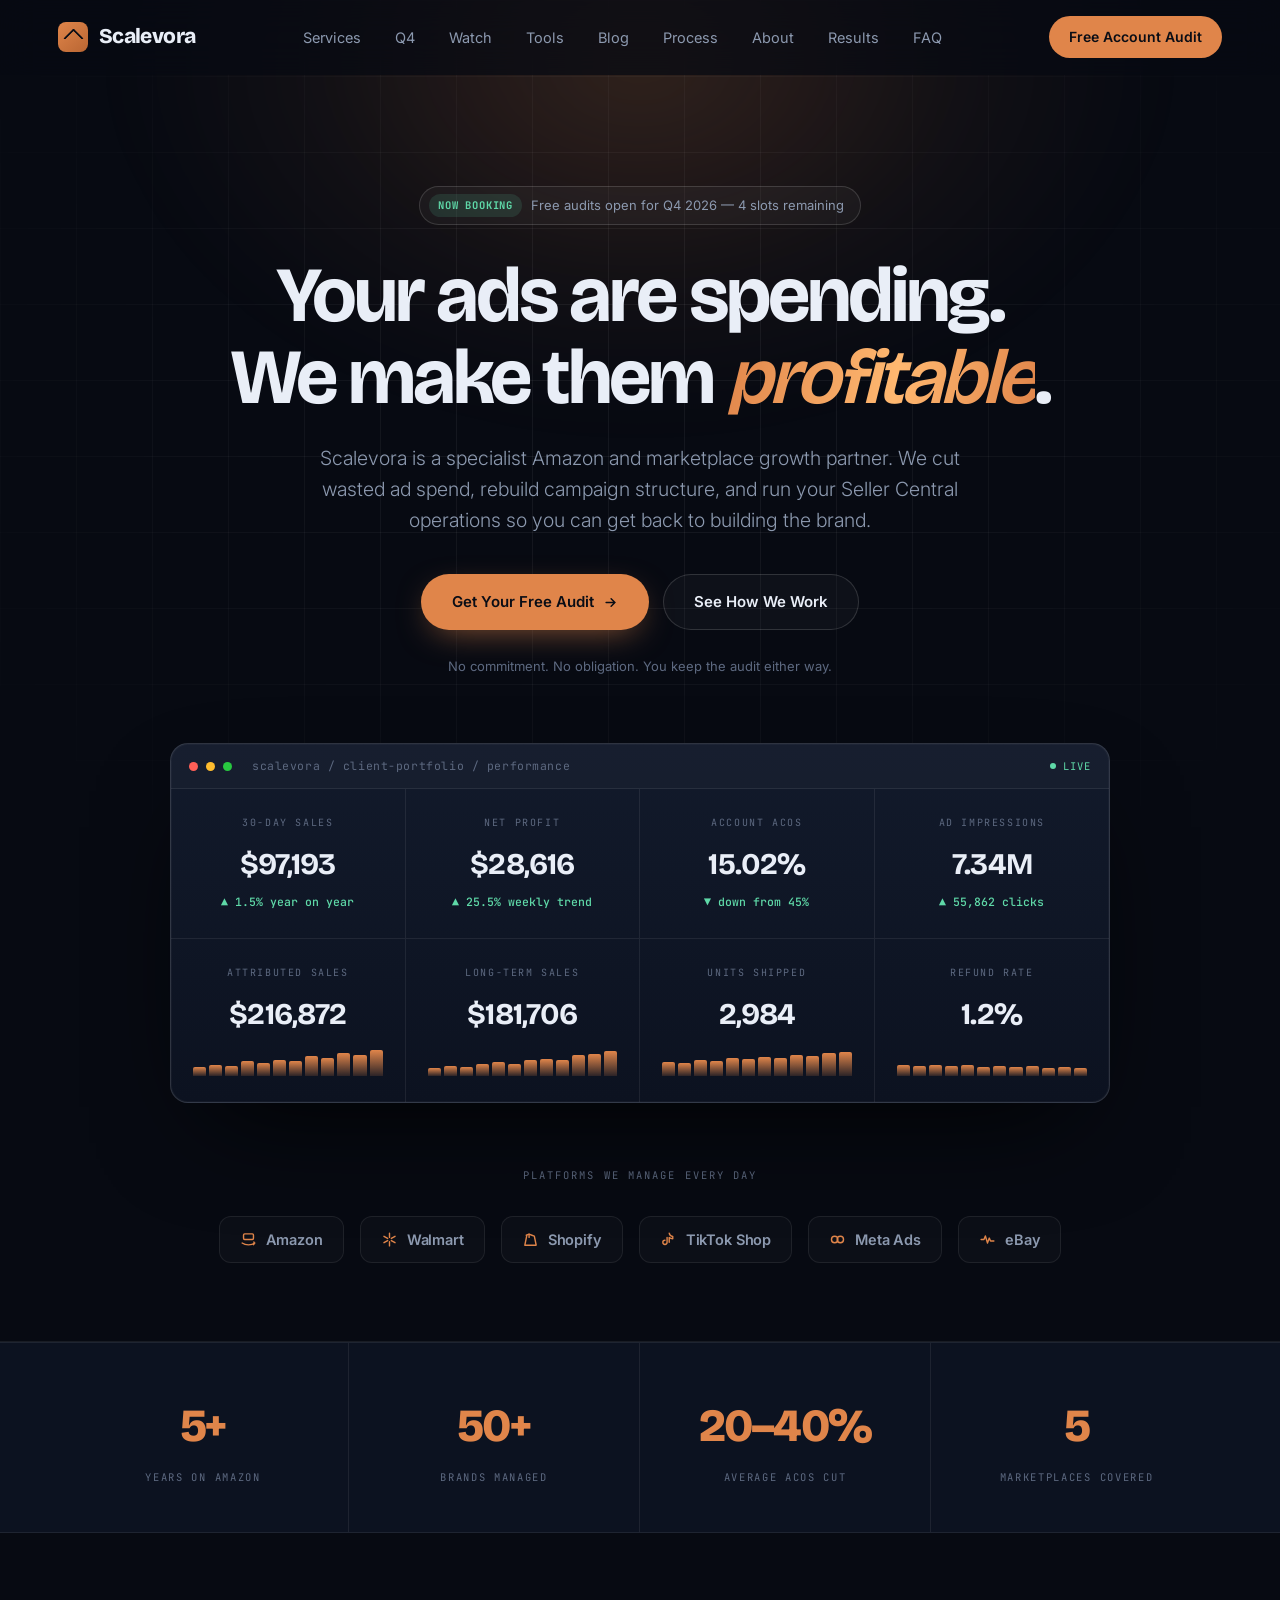
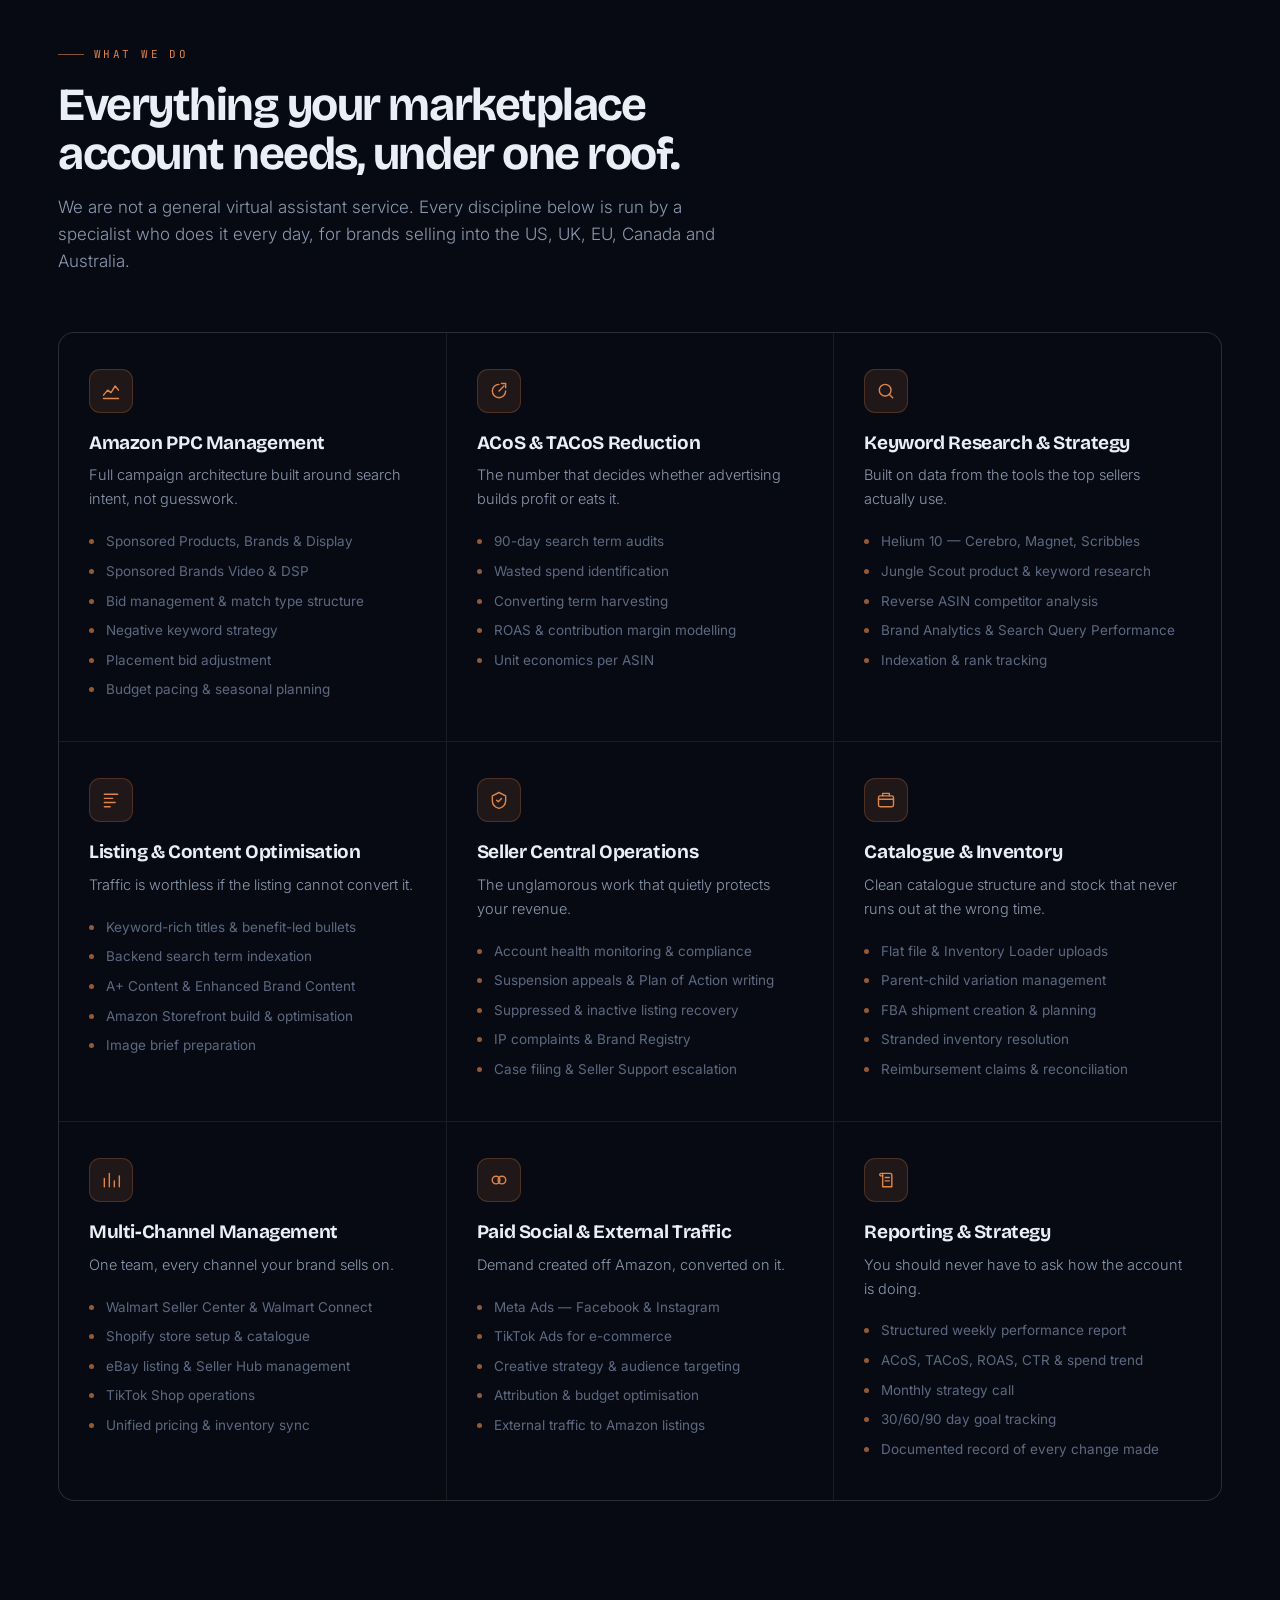
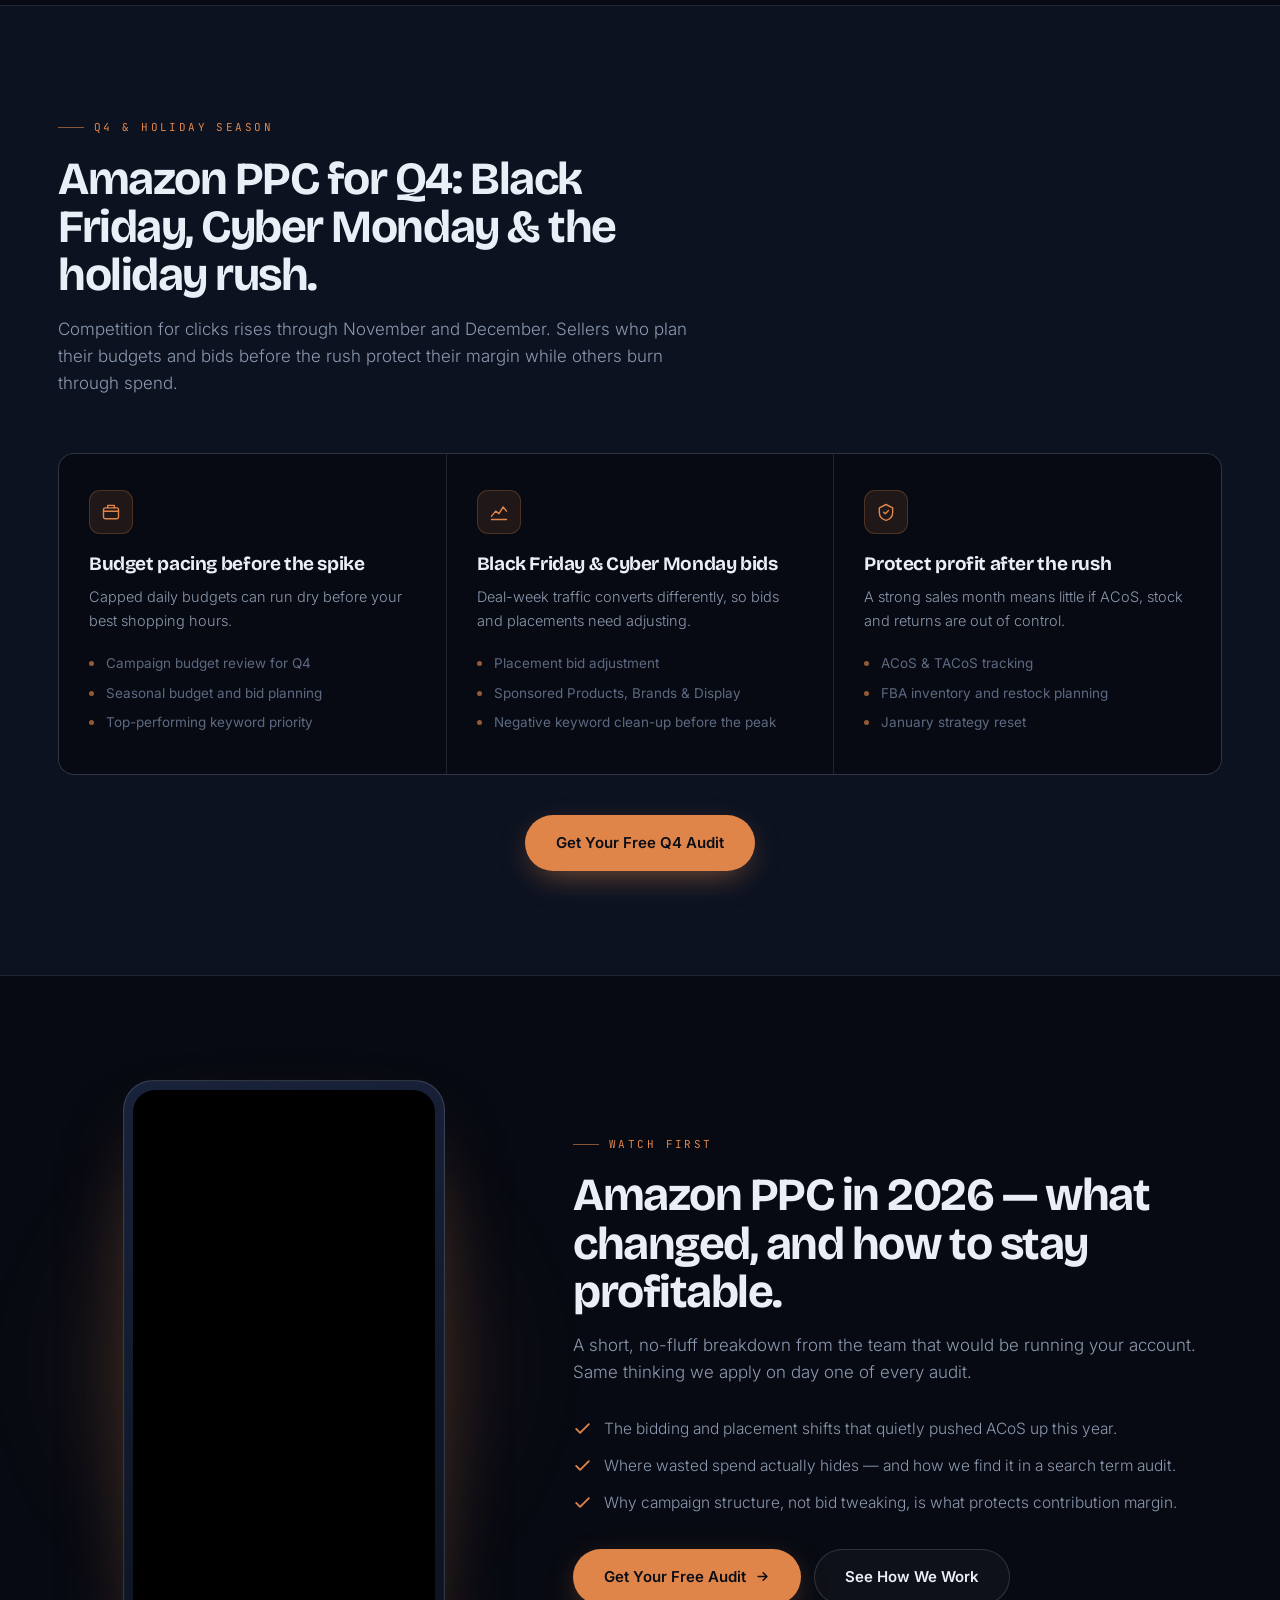
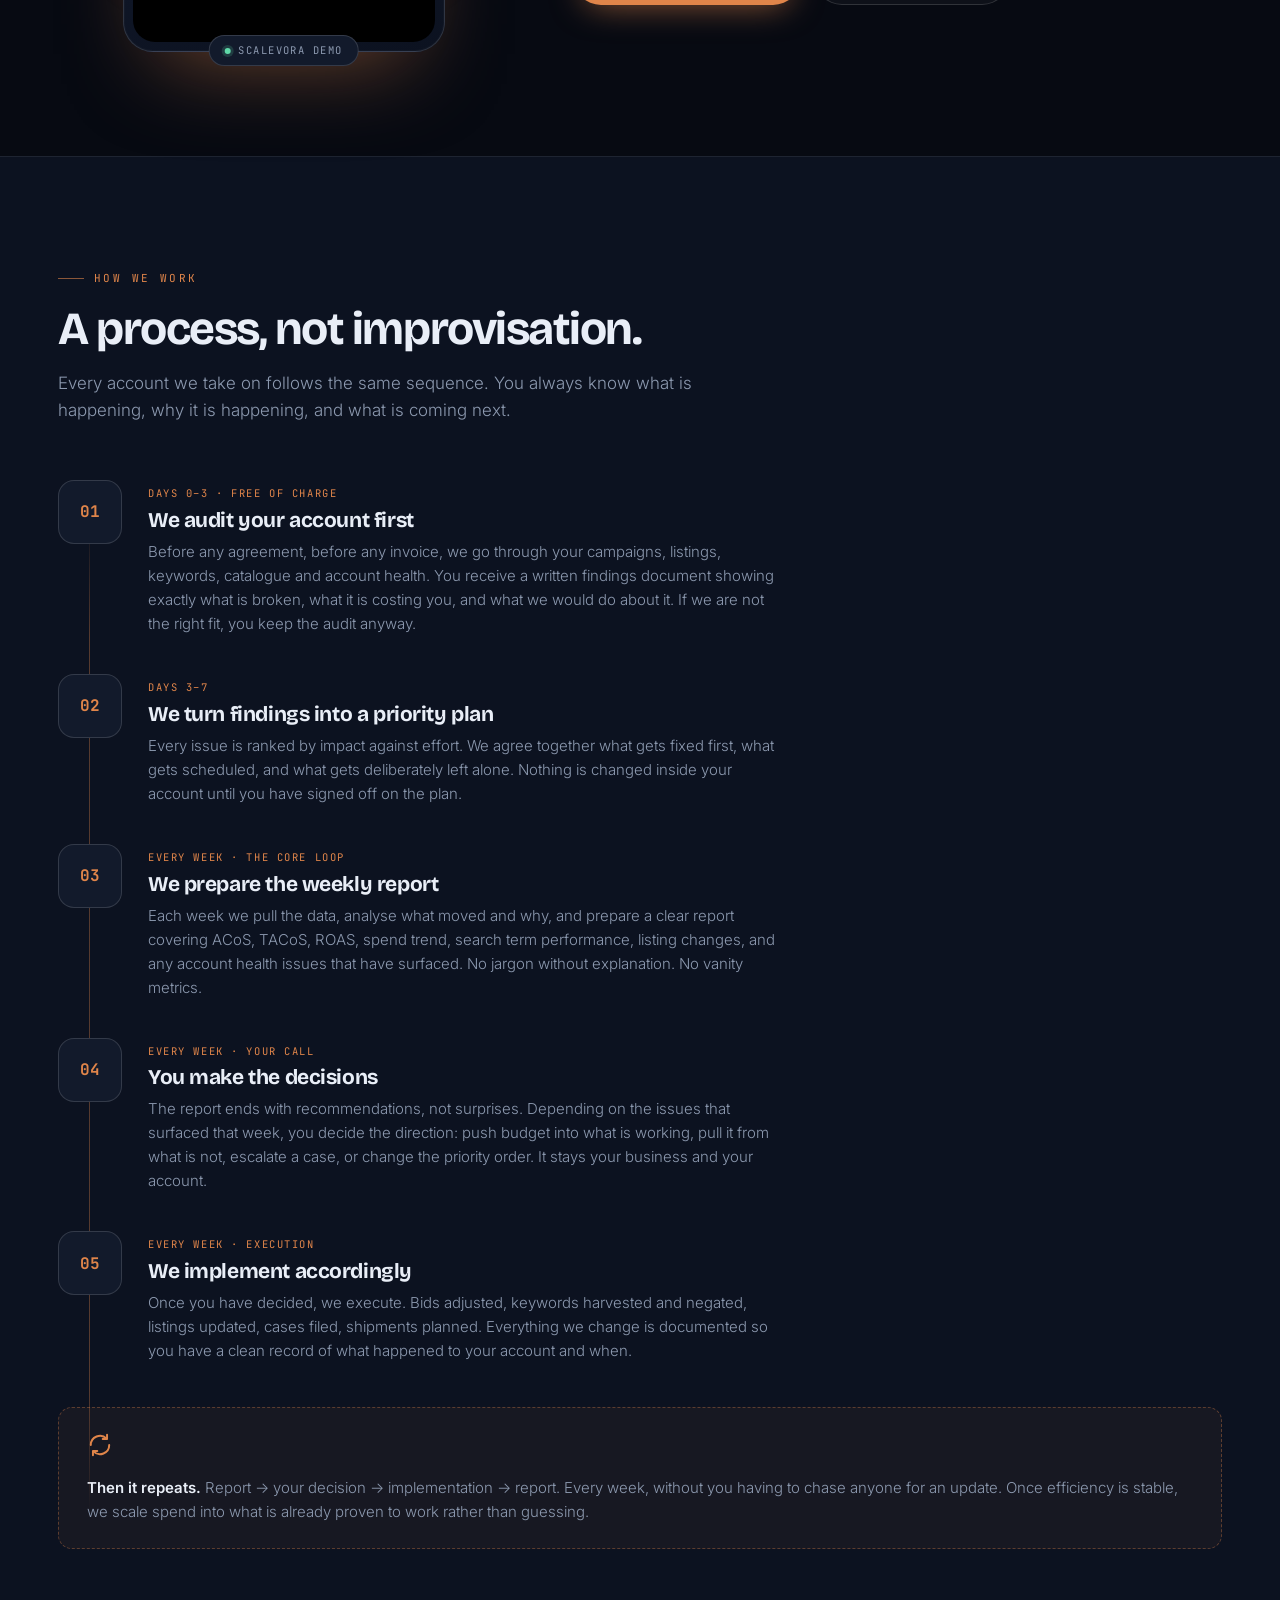
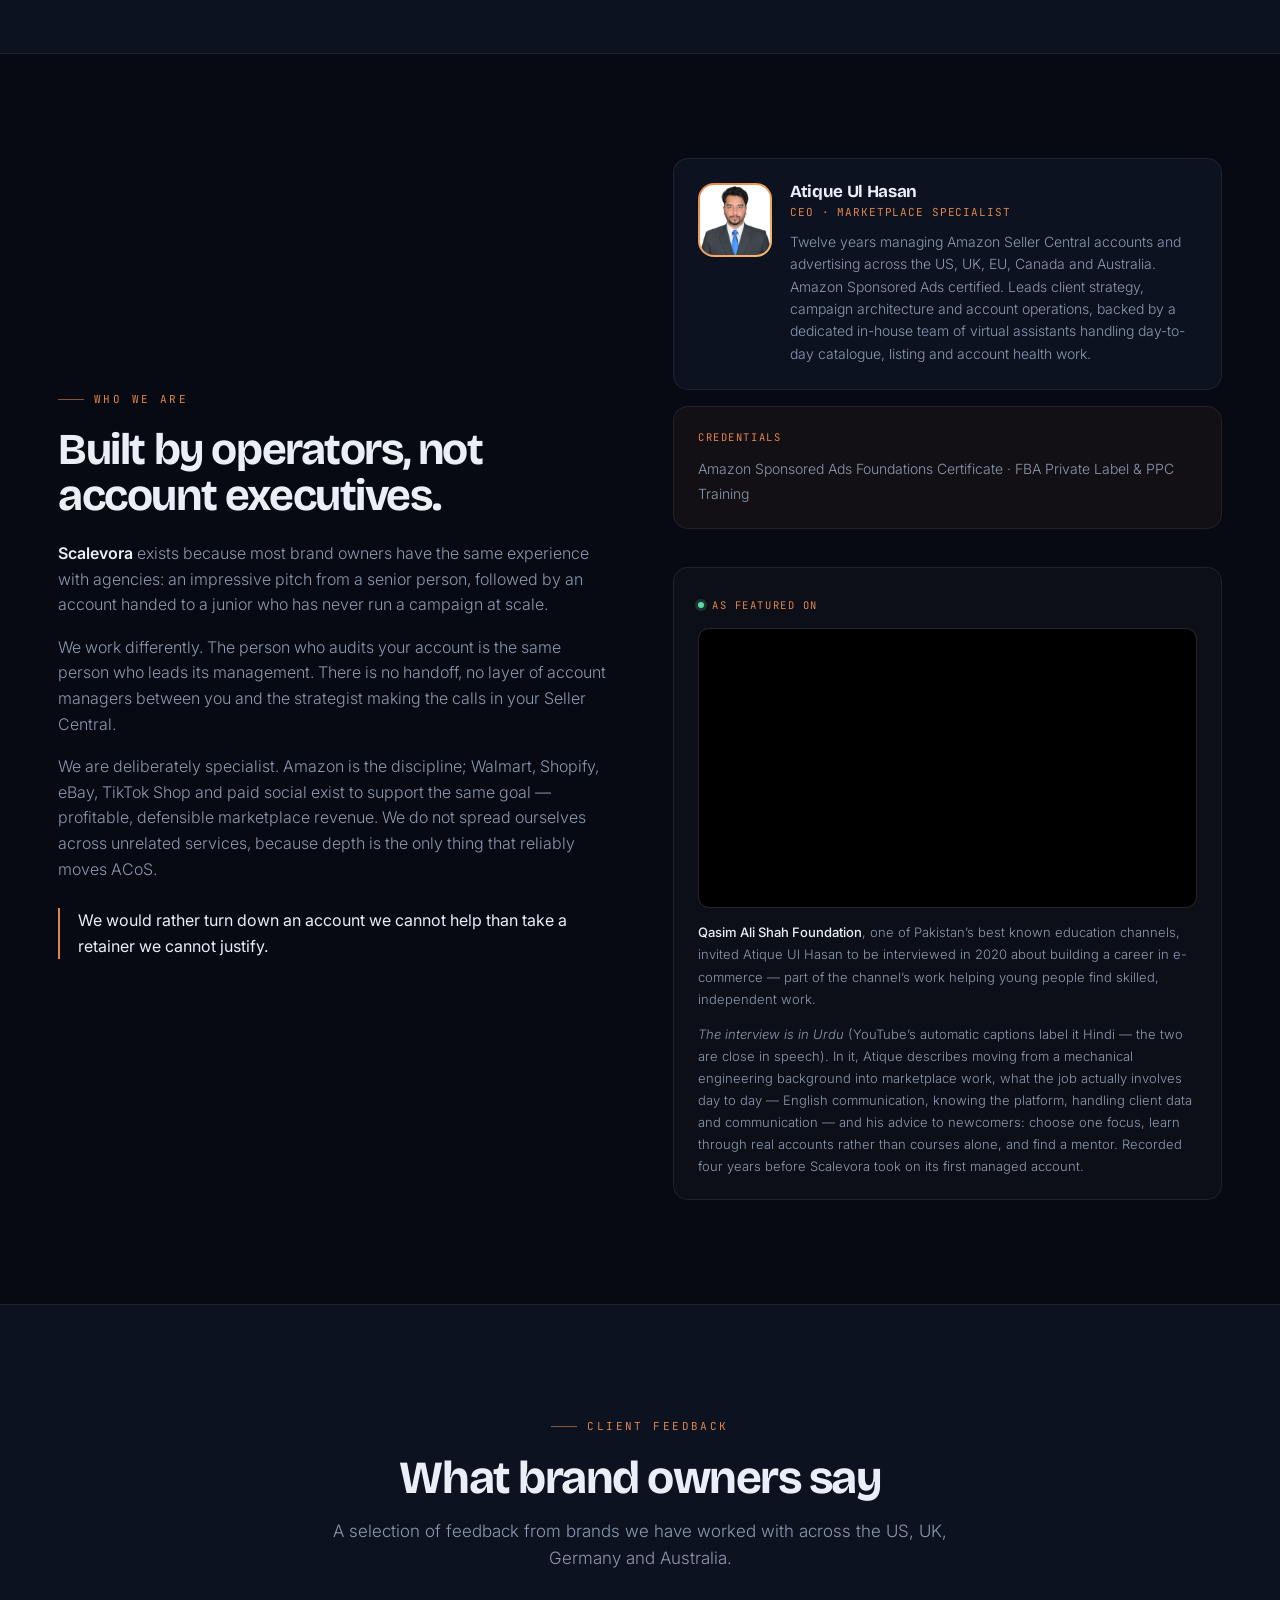
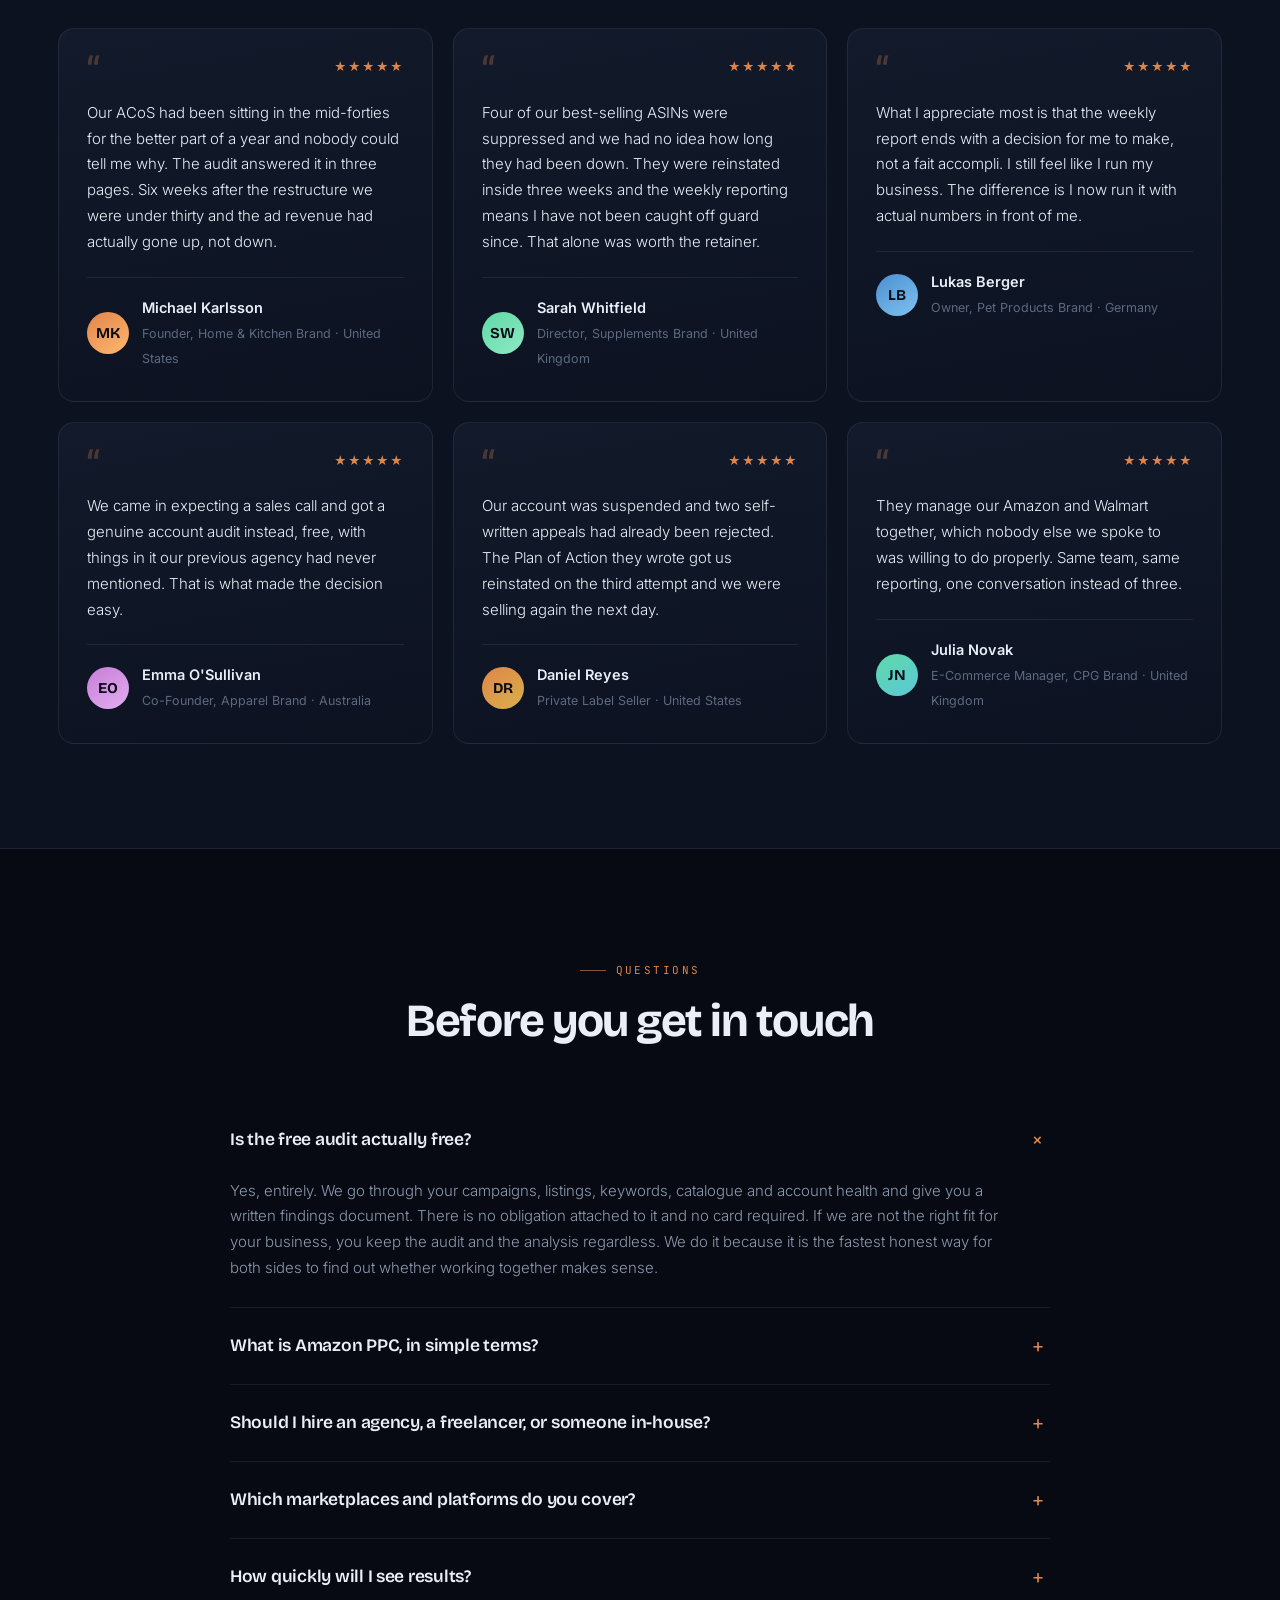
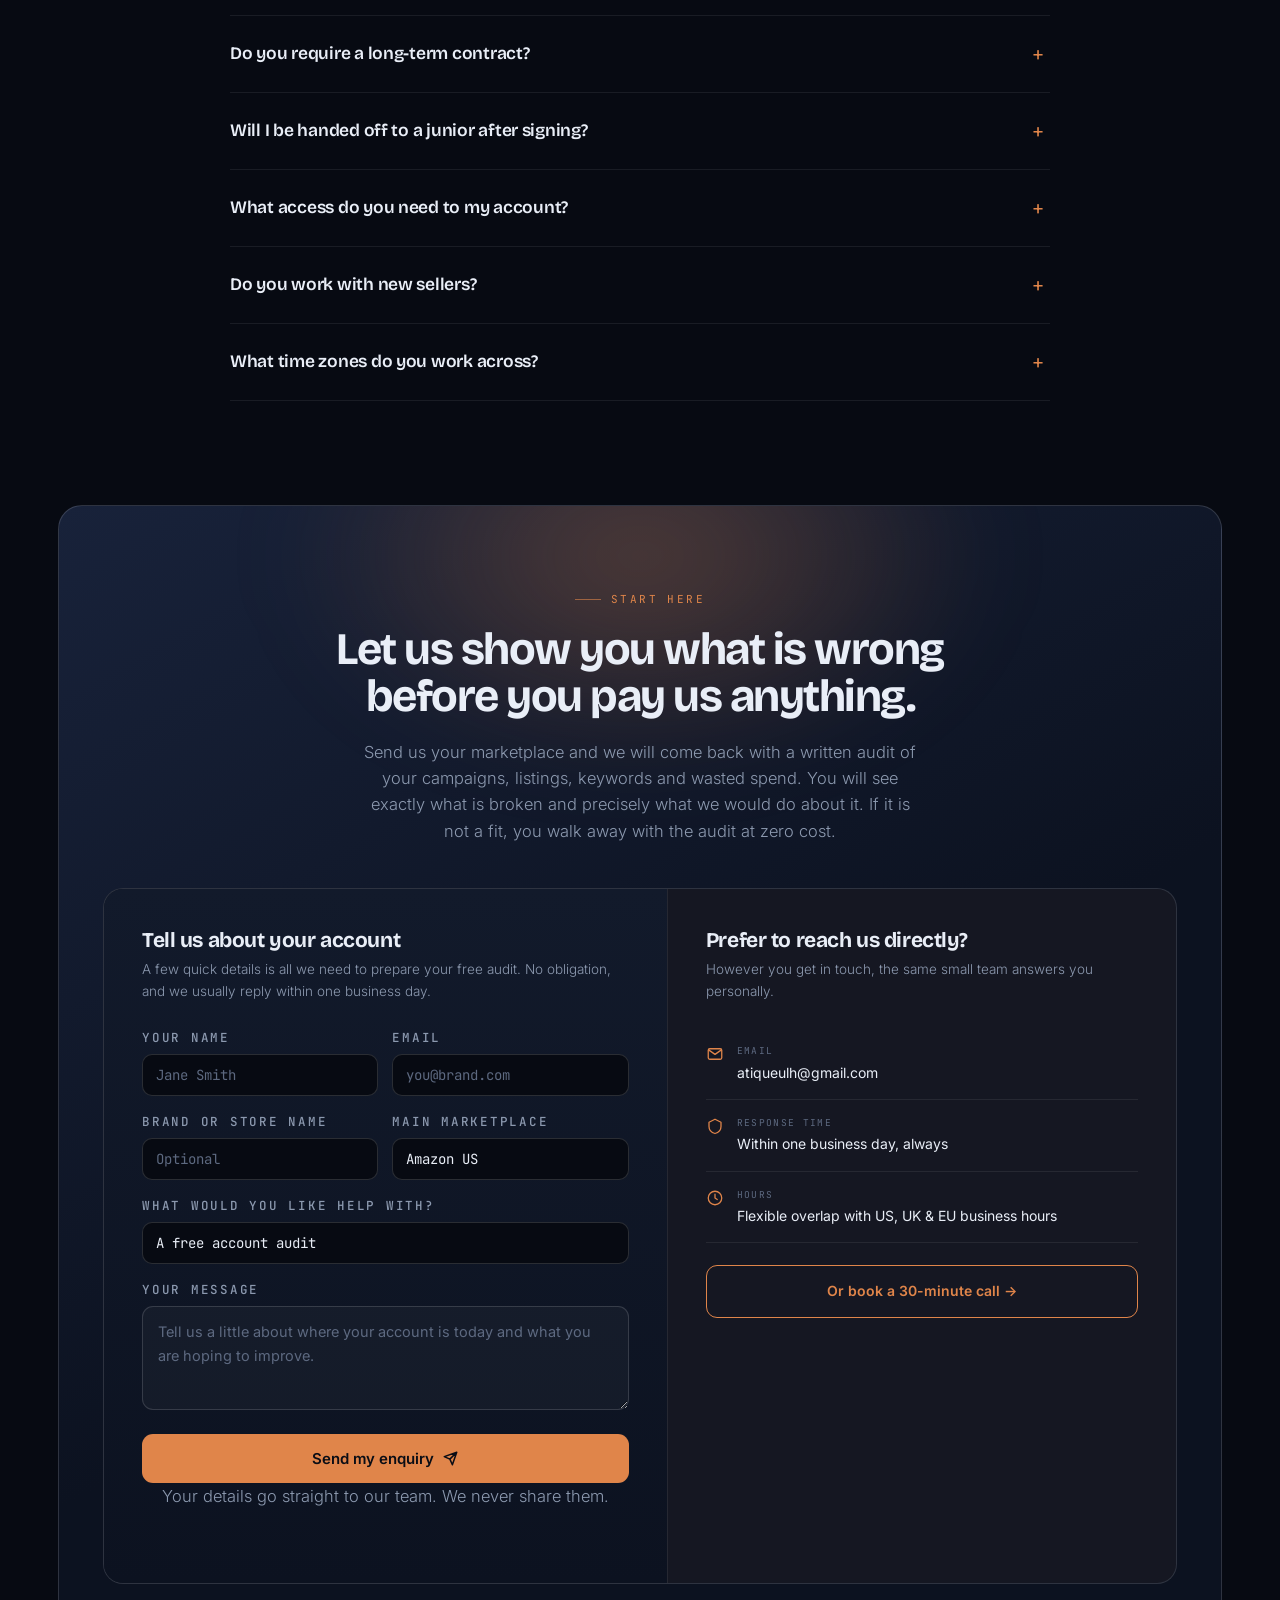
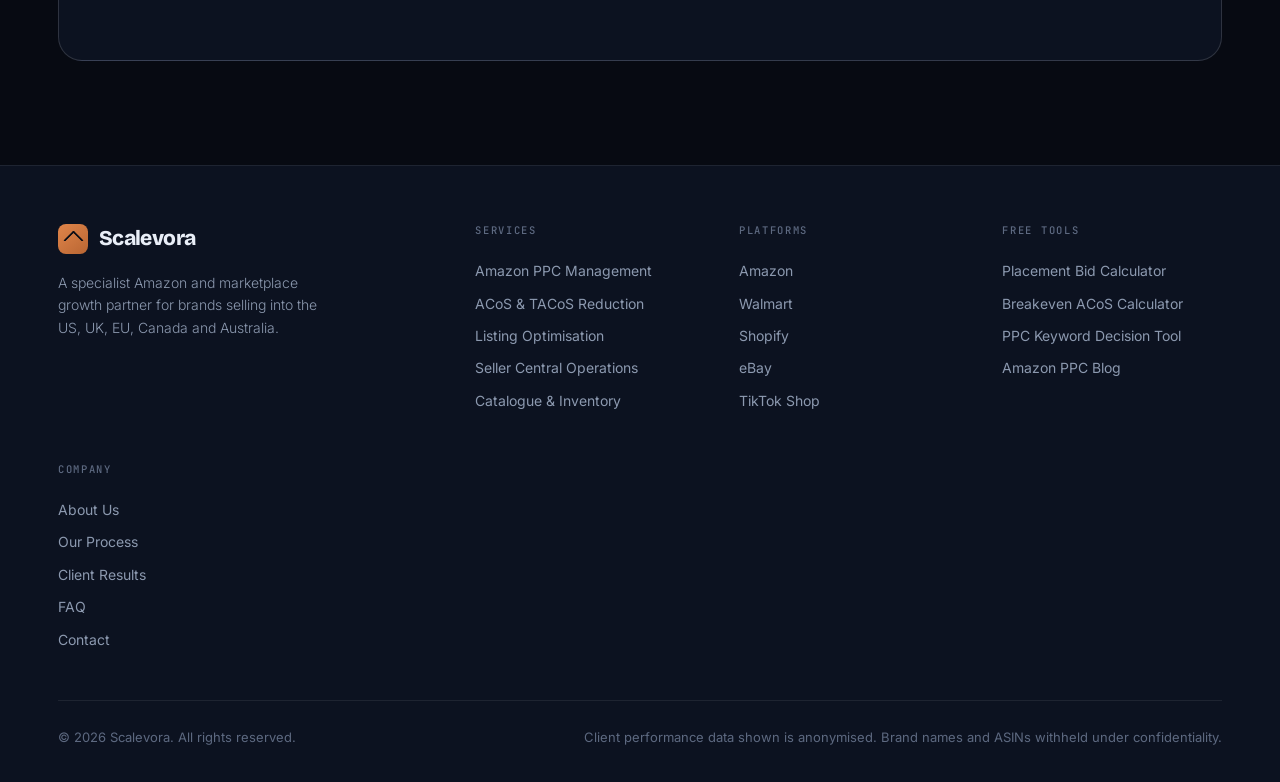
<file: index.html>
<!DOCTYPE html>
<html lang="en">
<head>
<meta charset="utf-8">
<meta name="viewport" content="width=device-width, initial-scale=1">
<title>Amazon PPC Management Agency | Cut ACoS &mdash; Scalevora</title>
<meta name="description" content="Specialist Amazon PPC agency. We cut wasted ad spend, rebuild campaign structure and run Seller Central ops. Free audit, no obligation.">
<link rel="canonical" href="https://scalevora.co/">
<meta name="robots" content="index,follow,max-image-preview:large,max-snippet:-1">
<meta name="google-site-verification" content="o14jiz_A6V8onf8L9UNVbBnYqrrnuMIlVYdCqmAdJ2Y" />
<meta name="google-site-verification" content="9w986Uv4Z6YPiyVrkNSbgihz19D10yJPATnDXNKoUAY" />
<meta name="theme-color" content="#070A12">
<meta property="og:type" content="website">
<meta property="og:site_name" content="Scalevora">
<meta property="og:url" content="https://scalevora.co/">
<meta property="og:title" content="Amazon PPC Management Agency | Cut ACoS &amp; Scale Profitably">
<meta property="og:description" content="We cut wasted ad spend, rebuild campaign structure and run your Seller Central operations. Free, no-obligation account audit.">
<meta property="og:image" content="https://i.ytimg.com/vi/ez3bL7w-dT8/hqdefault.jpg">
<meta name="twitter:card" content="summary_large_image">
<meta name="twitter:title" content="Amazon PPC Management Agency &mdash; Scalevora">
<meta name="twitter:description" content="Cut wasted Amazon ad spend and rebuild campaign structure. Free account audit.">
<meta name="twitter:image" content="https://i.ytimg.com/vi/ez3bL7w-dT8/hqdefault.jpg">
<link rel="preconnect" href="https://fonts.googleapis.com">
<link rel="preconnect" href="https://fonts.gstatic.com" crossorigin>
<link href="https://fonts.googleapis.com/css2?family=Bricolage+Grotesque:opsz,wght@12..96,400;12..96,600;12..96,700;12..96,800&family=Inter:wght@300;400;500;600&family=JetBrains+Mono:wght@400;500;700&display=swap" rel="stylesheet">

<link rel="stylesheet" href="/assets/site.css?v=20261029c">
<script type="application/ld+json">{"@context": "https://schema.org", "@type": "ProfessionalService", "@id": "https://scalevora.co/#org", "name": "Scalevora", "url": "https://scalevora.co/", "description": "Specialist Amazon and marketplace growth partner providing Amazon PPC management, ACoS reduction, listing optimisation and Seller Central operations.", "email": "atiqueulh@gmail.com", "priceRange": "$$", "areaServed": [{"@type": "Country", "name": "United States"}, {"@type": "Country", "name": "United Kingdom"}, {"@type": "Country", "name": "Canada"}, {"@type": "Country", "name": "Australia"}, {"@type": "Country", "name": "Germany"}], "serviceType": ["Amazon PPC Management", "ACoS and TACoS Reduction", "Amazon Listing Optimisation", "Seller Central Operations", "Amazon Catalogue and Inventory Management", "Multi-Channel Marketplace Management"], "founder": {"@type": "Person", "name": "Atique Ul Hasan", "jobTitle": "CEO & Marketplace Specialist"}, "makesOffer": {"@type": "Offer", "name": "Free Amazon Account Audit", "price": "0", "priceCurrency": "USD", "description": "A written findings document covering campaigns, listings, keywords, catalogue and account health. No obligation."}}</script>
<script type="application/ld+json">{"@context": "https://schema.org", "@type": "WebSite", "@id": "https://scalevora.co/#website", "url": "https://scalevora.co/", "name": "Scalevora", "publisher": {"@id": "https://scalevora.co/#org"}}</script>
<script type="application/ld+json">{"@context": "https://schema.org", "@type": "FAQPage", "mainEntity": [{"@type": "Question", "name": "Is the free audit actually free?", "acceptedAnswer": {"@type": "Answer", "text": "Yes, entirely. We go through your campaigns, listings, keywords, catalogue and account health and give you a written findings document. There is no obligation attached to it and no card required. If we are not the right fit for your business, you keep the audit and the analysis regardless. We do it because it is the fastest honest way for both sides to find out whether working together makes sense."}}, {"@type": "Question", "name": "What is Amazon PPC, in simple terms?", "acceptedAnswer": {"@type": "Answer", "text": "Amazon PPC (pay per click) is advertising inside Amazon search results and product pages. You choose the search terms you want your product to appear for and what you will pay for a click, and Amazon runs an auction each time someone searches. You pay for the click, not for being shown and not for the sale — which is why the economics depend entirely on your margin and conversion rate rather than on the ACoS number alone. We have written a full plain-English walkthrough in how Amazon PPC works."}}, {"@type": "Question", "name": "Should I hire an agency, a freelancer, or someone in-house?", "acceptedAnswer": {"@type": "Answer", "text": "It depends on your ad spend and on what is actually bottlenecking the account. Below roughly $3,000 a month in ad spend, no agency fee justifies itself and a good freelancer or your own time is the honest answer. Between $15,000 and $80,000 an agency usually pays for itself several times over. Above that, in-house typically wins on cost. We set out the full comparison, including where agencies are the wrong choice, in agency, freelancer or in-house."}}, {"@type": "Question", "name": "Which marketplaces and platforms do you cover?", "acceptedAnswer": {"@type": "Answer", "text": "Amazon is our primary discipline — US, UK, EU, Canada and Australia marketplaces. Alongside that we manage Walmart Seller Center and Walmart Connect, Shopify stores, eBay Seller Hub, TikTok Shop, and paid social through Meta and TikTok Ads. Most of our clients are on two or three of these and want one team handling them together rather than three separate vendors."}}, {"@type": "Question", "name": "How quickly will I see results?", "acceptedAnswer": {"@type": "Answer", "text": "Wasted spend usually comes out in the first thirty days — that part is fast because it is mostly a matter of stopping money going to search terms that never convert. Structural improvement in ACoS typically stabilises between weeks four and eight, because campaigns need enough data to make bid decisions confidently. Organic rank improvement from listing work takes longer, usually one to three months. We will tell you which category your account falls into during the audit rather than promising a number we cannot control."}}, {"@type": "Question", "name": "Do you require a long-term contract?", "acceptedAnswer": {"@type": "Answer", "text": "No. We work on rolling monthly retainers and defined-scope projects. If the work is not delivering, you should be able to leave without a penalty clause holding you in place. In practice, most engagements become long-term because the weekly reporting makes the value visible — but that is our problem to earn, not yours to be locked into."}}, {"@type": "Question", "name": "Will I be handed off to a junior after signing?", "acceptedAnswer": {"@type": "Answer", "text": "No. The person who audits your account leads its management. There is no separate sales team, and no layer of account managers standing between you and the strategist making decisions inside your Seller Central. That is a deliberate constraint on how many accounts we take on at once."}}, {"@type": "Question", "name": "What access do you need to my account?", "acceptedAnswer": {"@type": "Answer", "text": "For the audit, read-only user permissions in Seller Central and the Advertising Console are enough — we do not need or want anything more at that stage. For ongoing management we request the specific permissions required for the scope we have agreed, and nothing beyond it. We are happy to sign an NDA before any access is granted."}}, {"@type": "Question", "name": "Do you work with new sellers?", "acceptedAnswer": {"@type": "Answer", "text": "Sometimes, if the expectations are realistic. Our process is built around diagnosing and fixing accounts that already have sales data to work with, because that is where our approach creates the most value. If you are pre-launch, we will tell you honestly whether you would be better served waiting until you have enough data for the analysis to mean anything."}}, {"@type": "Question", "name": "What time zones do you work across?", "acceptedAnswer": {"@type": "Answer", "text": "We work flexibly and regularly overlap with US, UK and European business hours. Replies come within one business day as standard, and urgent account health issues are handled the same day they surface."}}]}</script>






<!-- Scalevora site v2.5 | built 2026-10-29 | Second Search Console verification tag for scalevora.co. -->
</head>
<body>

<nav id="nav">
  <div class="nav-in">
    <a href="#" class="logo"><span class="logo-mark"></span>Scalevora</a>
    <div class="nav-links" id="navlinks">
      <a href="#services">Services</a>
      <a href="#q4">Q4</a>
      <a href="#watch">Watch</a>
      <a href="/tools">Tools</a>
      <a href="/blog">Blog</a>
      <a href="#process">Process</a>
      <a href="#about">About</a>
      <a href="#results">Results</a>
      <a href="#faq">FAQ</a>
    </div>
    <a href="#contact" class="nav-cta">Free Account Audit</a>
    <div class="burger" id="burger"><span></span><span></span><span></span></div>
  </div>
</nav>

<header class="hero">
  <div class="hero-bg"><div class="grid-lines"></div></div>
  <div class="wrap hero-in">
    <div class="pill"><b>NOW BOOKING</b> Free audits open for Q4 2026 &mdash; 4 slots remaining</div>
    <h1>Your ads are spending.<br>We make them <span class="accent">profitable</span>.</h1>
    <p class="lede">Scalevora is a specialist Amazon and marketplace growth partner. We cut wasted ad spend, rebuild campaign structure, and run your Seller Central operations so you can get back to building the brand.</p>
    <div class="hero-btns">
      <a href="#contact" class="btn btn-p">Get Your Free Audit
        <svg width="15" height="15" viewBox="0 0 24 24" fill="none" stroke="currentColor" stroke-width="2.4" stroke-linecap="round"><path d="M5 12h14M13 6l6 6-6 6"/></svg>
      </a>
      <a href="#process" class="btn btn-s">See How We Work</a>
    </div>
    <p class="hero-note">No commitment. No obligation. You keep the audit either way.</p>

    <div class="dash reveal">
      <div class="dash-bar">
        <span class="dot" style="background:#FF5F57"></span>
        <span class="dot" style="background:#FEBC2E"></span>
        <span class="dot" style="background:#28C840"></span>
        <span class="dash-title">scalevora / client-portfolio / performance</span>
        <span class="dash-live"><span class="blip"></span>LIVE</span>
      </div>
      <div class="dash-grid">
        <div class="dcell"><div class="dlabel">30-Day Sales</div><div class="dval" data-count="97193" data-prefix="$">$0</div><div class="dchg up">&#9650; 1.5% year on year</div></div>
        <div class="dcell"><div class="dlabel">Net Profit</div><div class="dval" data-count="28616" data-prefix="$">$0</div><div class="dchg up">&#9650; 25.5% weekly trend</div></div>
        <div class="dcell"><div class="dlabel">Account ACoS</div><div class="dval" data-count="15.02" data-suffix="%" data-dec="2">0%</div><div class="dchg down">&#9660; down from 45%</div></div>
        <div class="dcell"><div class="dlabel">Ad Impressions</div><div class="dval" data-count="7.34" data-suffix="M" data-dec="2">0M</div><div class="dchg up">&#9650; 55,862 clicks</div></div>
        <div class="dcell"><div class="dlabel">Attributed Sales</div><div class="dval" data-count="216872" data-prefix="$">$0</div><div class="spark" data-spark="34,42,38,55,48,62,58,74,68,86,80,100"></div></div>
        <div class="dcell"><div class="dlabel">Long-Term Sales</div><div class="dval" data-count="181706" data-prefix="$">$0</div><div class="spark" data-spark="28,36,32,44,52,46,60,66,62,78,84,94"></div></div>
        <div class="dcell"><div class="dlabel">Units Shipped</div><div class="dval" data-count="2984">0</div><div class="spark" data-spark="52,48,60,56,68,64,72,70,80,76,88,92"></div></div>
        <div class="dcell"><div class="dlabel">Refund Rate</div><div class="dval" data-count="1.2" data-suffix="%" data-dec="1">0%</div><div class="spark" data-spark="40,38,42,36,40,34,38,32,36,30,34,30"></div></div>
      </div>
    </div>
  </div>

  <div class="trusted">
    <div class="wrap">
      <div class="trusted-lbl">Platforms we manage every day</div>
      <div class="marks">
        <div class="mark"><svg viewBox="0 0 24 24" fill="none" stroke="#E0854A" stroke-width="2" stroke-linecap="round"><path d="M3 17c5 3.5 13 3.5 18 0"/><path d="M19.5 15.5c1 1.5.8 3-.5 3.8"/><rect x="5" y="4" width="14" height="8" rx="1.6"/></svg>Amazon</div>
        <div class="mark"><svg viewBox="0 0 24 24" fill="none" stroke="#E0854A" stroke-width="2" stroke-linecap="round"><path d="M12 3v6M12 15v6M4.2 7.5l5.2 3M14.6 13.5l5.2 3M4.2 16.5l5.2-3M14.6 10.5l5.2-3"/></svg>Walmart</div>
        <div class="mark"><svg viewBox="0 0 24 24" fill="none" stroke="#E0854A" stroke-width="2" stroke-linecap="round" stroke-linejoin="round"><path d="M6 6l4-1.5 4 1.5 3.4 1.2L20 20H4l2.6-12.8z"/><path d="M10 4.5V9"/></svg>Shopify</div>
        <div class="mark"><svg viewBox="0 0 24 24" fill="none" stroke="#E0854A" stroke-width="2" stroke-linecap="round" stroke-linejoin="round"><path d="M10 9v7a3 3 0 1 1-3-3"/><path d="M13 3c.6 3 2.6 4.6 5 4.8V11c-2-.1-3.7-.8-5-1.9V16"/></svg>TikTok Shop</div>
        <div class="mark"><svg viewBox="0 0 24 24" fill="none" stroke="#E0854A" stroke-width="2" stroke-linecap="round"><circle cx="8" cy="12" r="4.5"/><circle cx="16" cy="12" r="4.5"/></svg>Meta Ads</div>
        <div class="mark"><svg viewBox="0 0 24 24" fill="none" stroke="#E0854A" stroke-width="2" stroke-linecap="round" stroke-linejoin="round"><path d="M3 12h4l2-5 3 10 2.5-7 1.8 4H21"/></svg>eBay</div>
      </div>
    </div>
  </div>
</header>

<div class="statband">
  <div class="wrap">
    <div class="stats">
      <div class="st"><div class="n" data-count="5" data-suffix="+">0</div><div class="l">Years on Amazon</div></div>
      <div class="st"><div class="n" data-count="50" data-suffix="+">0</div><div class="l">Brands Managed</div></div>
      <div class="st"><div class="n">20&ndash;40%</div><div class="l">Average ACoS Cut</div></div>
      <div class="st"><div class="n">5</div><div class="l">Marketplaces Covered</div></div>
    </div>
  </div>
</div>

<section id="services">
  <div class="wrap">
    <div class="sec-head reveal">
      <div class="eyebrow">What we do</div>
      <h2>Everything your marketplace account needs, under one roof.</h2>
      <p>We are not a general virtual assistant service. Every discipline below is run by a specialist who does it every day, for brands selling into the US, UK, EU, Canada and Australia.</p>
    </div>
    <div class="svc reveal">
      <div class="card"><div class="ico"><svg viewBox="0 0 24 24"><path d="M3 17l5-6 4 3 5-8 4 5"/><path d="M3 21h18"/></svg></div><h3>Amazon PPC Management</h3><p>Full campaign architecture built around search intent, not guesswork.</p><ul><li>Sponsored Products, Brands &amp; Display</li><li>Sponsored Brands Video &amp; DSP</li><li>Bid management &amp; match type structure</li><li>Negative keyword strategy</li><li>Placement bid adjustment</li><li>Budget pacing &amp; seasonal planning</li></ul></div>
      <div class="card"><div class="ico"><svg viewBox="0 0 24 24"><path d="M20 12a8 8 0 1 1-8-8"/><path d="M12 12l6-6"/><path d="M15 3h5v5"/></svg></div><h3>ACoS &amp; TACoS Reduction</h3><p>The number that decides whether advertising builds profit or eats it.</p><ul><li>90-day search term audits</li><li>Wasted spend identification</li><li>Converting term harvesting</li><li>ROAS &amp; contribution margin modelling</li><li>Unit economics per ASIN</li></ul></div>
      <div class="card"><div class="ico"><svg viewBox="0 0 24 24"><circle cx="11" cy="11" r="7"/><path d="M20 20l-4.2-4.2"/></svg></div><h3>Keyword Research &amp; Strategy</h3><p>Built on data from the tools the top sellers actually use.</p><ul><li>Helium 10 &mdash; Cerebro, Magnet, Scribbles</li><li>Jungle Scout product &amp; keyword research</li><li>Reverse ASIN competitor analysis</li><li>Brand Analytics &amp; Search Query Performance</li><li>Indexation &amp; rank tracking</li></ul></div>
      <div class="card"><div class="ico"><svg viewBox="0 0 24 24"><path d="M4 5h16M4 10h10M4 15h13M4 20h7"/></svg></div><h3>Listing &amp; Content Optimisation</h3><p>Traffic is worthless if the listing cannot convert it.</p><ul><li>Keyword-rich titles &amp; benefit-led bullets</li><li>Backend search term indexation</li><li>A+ Content &amp; Enhanced Brand Content</li><li>Amazon Storefront build &amp; optimisation</li><li>Image brief preparation</li></ul></div>
      <div class="card"><div class="ico"><svg viewBox="0 0 24 24"><path d="M12 3l8 4v5.5c0 4.5-3.4 8.2-8 9.5-4.6-1.3-8-5-8-9.5V7z"/><path d="M9.2 12.2l2 2 3.8-4"/></svg></div><h3>Seller Central Operations</h3><p>The unglamorous work that quietly protects your revenue.</p><ul><li>Account health monitoring &amp; compliance</li><li>Suspension appeals &amp; Plan of Action writing</li><li>Suppressed &amp; inactive listing recovery</li><li>IP complaints &amp; Brand Registry</li><li>Case filing &amp; Seller Support escalation</li></ul></div>
      <div class="card"><div class="ico"><svg viewBox="0 0 24 24"><rect x="3" y="7" width="18" height="13" rx="2"/><path d="M3 11h18M8 7V4h8v3"/></svg></div><h3>Catalogue &amp; Inventory</h3><p>Clean catalogue structure and stock that never runs out at the wrong time.</p><ul><li>Flat file &amp; Inventory Loader uploads</li><li>Parent-child variation management</li><li>FBA shipment creation &amp; planning</li><li>Stranded inventory resolution</li><li>Reimbursement claims &amp; reconciliation</li></ul></div>
      <div class="card"><div class="ico"><svg viewBox="0 0 24 24"><path d="M4 20V10M10 20V4M16 20v-7M22 20V7"/></svg></div><h3>Multi-Channel Management</h3><p>One team, every channel your brand sells on.</p><ul><li>Walmart Seller Center &amp; Walmart Connect</li><li>Shopify store setup &amp; catalogue</li><li>eBay listing &amp; Seller Hub management</li><li>TikTok Shop operations</li><li>Unified pricing &amp; inventory sync</li></ul></div>
      <div class="card"><div class="ico"><svg viewBox="0 0 24 24"><circle cx="8.5" cy="12" r="4.6"/><circle cx="15.5" cy="12" r="4.6"/></svg></div><h3>Paid Social &amp; External Traffic</h3><p>Demand created off Amazon, converted on it.</p><ul><li>Meta Ads &mdash; Facebook &amp; Instagram</li><li>TikTok Ads for e-commerce</li><li>Creative strategy &amp; audience targeting</li><li>Attribution &amp; budget optimisation</li><li>External traffic to Amazon listings</li></ul></div>
      <div class="card"><div class="ico"><svg viewBox="0 0 24 24"><path d="M8 4h9a2 2 0 0 1 2 2v14H8z"/><path d="M8 4H6a1.5 1.5 0 0 0 0 3h2"/><path d="M11 9h5M11 13h5"/></svg></div><h3>Reporting &amp; Strategy</h3><p>You should never have to ask how the account is doing.</p><ul><li>Structured weekly performance report</li><li>ACoS, TACoS, ROAS, CTR &amp; spend trend</li><li>Monthly strategy call</li><li>30/60/90 day goal tracking</li><li>Documented record of every change made</li></ul></div>
    </div>
  </div>
</section>


<section id="q4" style="background:var(--surf);border-top:1px solid var(--line);border-bottom:1px solid var(--line)">
  <div class="wrap">
    <div class="sec-head reveal">
      <div class="eyebrow">Q4 &amp; holiday season</div>
      <h2>Amazon PPC for Q4: Black Friday, Cyber Monday &amp; the holiday rush.</h2>
      <p>Competition for clicks rises through November and December. Sellers who plan their budgets and bids before the rush protect their margin while others burn through spend.</p>
    </div>
    <div class="svc reveal">
      <div class="card"><div class="ico"><svg viewBox="0 0 24 24"><rect x="3" y="7" width="18" height="13" rx="2"/><path d="M3 11h18M8 7V4h8v3"/></svg></div><h3>Budget pacing before the spike</h3><p>Capped daily budgets can run dry before your best shopping hours.</p><ul><li>Campaign budget review for Q4</li><li>Seasonal budget and bid planning</li><li>Top-performing keyword priority</li></ul></div>
      <div class="card"><div class="ico"><svg viewBox="0 0 24 24"><path d="M3 17l5-6 4 3 5-8 4 5"/><path d="M3 21h18"/></svg></div><h3>Black Friday &amp; Cyber Monday bids</h3><p>Deal-week traffic converts differently, so bids and placements need adjusting.</p><ul><li>Placement bid adjustment</li><li>Sponsored Products, Brands &amp; Display</li><li>Negative keyword clean-up before the peak</li></ul></div>
      <div class="card"><div class="ico"><svg viewBox="0 0 24 24"><path d="M12 3l8 4v5.5c0 4.5-3.4 8.2-8 9.5-4.6-1.3-8-5-8-9.5V7z"/><path d="M9.2 12.2l2 2 3.8-4"/></svg></div><h3>Protect profit after the rush</h3><p>A strong sales month means little if ACoS, stock and returns are out of control.</p><ul><li>ACoS &amp; TACoS tracking</li><li>FBA inventory and restock planning</li><li>January strategy reset</li></ul></div>
    </div>
    <div style="text-align:center;margin-top:40px"><a href="#contact" class="btn btn-p">Get Your Free Q4 Audit</a></div>
  </div>
</section>

<section id="watch">
  <div class="wrap">
    <div class="watch-grid">
      <div class="vid-col reveal">
        <div class="vid-frame">
          <iframe
            src="https://www.youtube-nocookie.com/embed/ez3bL7w-dT8?rel=0&amp;modestbranding=1&amp;playsinline=1"
            title="Scalevora &mdash; Amazon PPC Strategy 2026: What Changed and How to Stay Profitable"
            loading="lazy" referrerpolicy="strict-origin-when-cross-origin"
            allow="accelerometer; autoplay; clipboard-write; encrypted-media; gyroscope; picture-in-picture; web-share"
            allowfullscreen></iframe>
          <div class="vid-tag"><span class="blip"></span>Scalevora demo</div>
        </div>
      </div>
      <div class="watch-body reveal">
        <div class="sec-head" style="margin-bottom:0">
          <div class="eyebrow">Watch first</div>
          <h2>Amazon PPC in 2026 &mdash; what changed, and how to stay profitable.</h2>
          <p>A short, no-fluff breakdown from the team that would be running your account. Same thinking we apply on day one of every audit.</p>
        </div>
        <ul class="watch-points">
          <li><svg viewBox="0 0 24 24"><path d="M4 12.5l5 5L20 6.5"/></svg><span>The bidding and placement shifts that quietly pushed ACoS up this year.</span></li>
          <li><svg viewBox="0 0 24 24"><path d="M4 12.5l5 5L20 6.5"/></svg><span>Where wasted spend actually hides &mdash; and how we find it in a search term audit.</span></li>
          <li><svg viewBox="0 0 24 24"><path d="M4 12.5l5 5L20 6.5"/></svg><span>Why campaign structure, not bid tweaking, is what protects contribution margin.</span></li>
        </ul>
        <div class="watch-btns">
          <a href="#contact" class="btn btn-p">Get Your Free Audit
            <svg width="15" height="15" viewBox="0 0 24 24" fill="none" stroke="currentColor" stroke-width="2.4" stroke-linecap="round"><path d="M5 12h14M13 6l6 6-6 6"/></svg>
          </a>
          <a href="#process" class="btn btn-s">See How We Work</a>
        </div>
      </div>
    </div>
  </div>
</section>
<section id="process" style="background:var(--surf);border-top:1px solid var(--line);border-bottom:1px solid var(--line)">
  <div class="wrap">
    <div class="sec-head reveal">
      <div class="eyebrow">How we work</div>
      <h2>A process, not improvisation.</h2>
      <p>Every account we take on follows the same sequence. You always know what is happening, why it is happening, and what is coming next.</p>
    </div>
    <div class="proc reveal">
      <div class="proc-line"></div>
      <div class="step"><div class="step-n">01</div><div class="step-body"><div class="step-tag">Days 0&ndash;3 &middot; Free of charge</div><h3>We audit your account first</h3><p>Before any agreement, before any invoice, we go through your campaigns, listings, keywords, catalogue and account health. You receive a written findings document showing exactly what is broken, what it is costing you, and what we would do about it. If we are not the right fit, you keep the audit anyway.</p></div></div>
      <div class="step"><div class="step-n">02</div><div class="step-body"><div class="step-tag">Days 3&ndash;7</div><h3>We turn findings into a priority plan</h3><p>Every issue is ranked by impact against effort. We agree together what gets fixed first, what gets scheduled, and what gets deliberately left alone. Nothing is changed inside your account until you have signed off on the plan.</p></div></div>
      <div class="step"><div class="step-n">03</div><div class="step-body"><div class="step-tag">Every week &middot; The core loop</div><h3>We prepare the weekly report</h3><p>Each week we pull the data, analyse what moved and why, and prepare a clear report covering ACoS, TACoS, ROAS, spend trend, search term performance, listing changes, and any account health issues that have surfaced. No jargon without explanation. No vanity metrics.</p></div></div>
      <div class="step"><div class="step-n">04</div><div class="step-body"><div class="step-tag">Every week &middot; Your call</div><h3>You make the decisions</h3><p>The report ends with recommendations, not surprises. Depending on the issues that surfaced that week, you decide the direction: push budget into what is working, pull it from what is not, escalate a case, or change the priority order. It stays your business and your account.</p></div></div>
      <div class="step"><div class="step-n">05</div><div class="step-body"><div class="step-tag">Every week &middot; Execution</div><h3>We implement accordingly</h3><p>Once you have decided, we execute. Bids adjusted, keywords harvested and negated, listings updated, cases filed, shipments planned. Everything we change is documented so you have a clean record of what happened to your account and when.</p></div></div>
      <div class="loop">
        <svg viewBox="0 0 24 24" stroke-linecap="round" stroke-linejoin="round"><path d="M20.5 12a8.5 8.5 0 0 1-14.6 5.9"/><path d="M3.5 12A8.5 8.5 0 0 1 18.1 6.1"/><path d="M18.5 2.5v4h-4"/><path d="M5.5 21.5v-4h4"/></svg>
        <span><b>Then it repeats.</b> Report &rarr; your decision &rarr; implementation &rarr; report. Every week, without you having to chase anyone for an update. Once efficiency is stable, we scale spend into what is already proven to work rather than guessing.</span>
      </div>
    </div>
  </div>
</section>

<section id="about">
  <div class="wrap">
    <div class="about-grid">
      <div class="about-txt reveal">
        <div class="eyebrow">Who we are</div>
        <h2 style="font-size:clamp(30px,4vw,44px);margin-bottom:22px;letter-spacing:-.032em">Built by operators, not account executives.</h2>
        <p><strong>Scalevora</strong> exists because most brand owners have the same experience with agencies: an impressive pitch from a senior person, followed by an account handed to a junior who has never run a campaign at scale.</p>
        <p>We work differently. The person who audits your account is the same person who leads its management. There is no handoff, no layer of account managers between you and the strategist making the calls in your Seller Central.</p>
        <p>We are deliberately specialist. Amazon is the discipline; Walmart, Shopify, eBay, TikTok Shop and paid social exist to support the same goal &mdash; profitable, defensible marketplace revenue. We do not spread ourselves across unrelated services, because depth is the only thing that reliably moves ACoS.</p>
        <p style="color:var(--text);font-weight:400;border-left:2px solid var(--copper);padding-left:18px;margin-top:26px">We would rather turn down an account we cannot help than take a retainer we cannot justify.</p>
      </div>

      <div class="team reveal">
        <div class="member">
          <div class="avatar-ring"><img src="[data-uri]" alt="Atique Ul Hasan, CEO and Marketplace Specialist at Scalevora" width="74" height="74"></div>
          <div>
            <h4>Atique Ul Hasan</h4>
            <div class="role">CEO &middot; Marketplace Specialist</div>
            <p>Twelve years managing Amazon Seller Central accounts and advertising across the US, UK, EU, Canada and Australia. Amazon Sponsored Ads certified. Leads client strategy, campaign architecture and account operations, backed by a dedicated in-house team of virtual assistants handling day-to-day catalogue, listing and account health work.</p>
          </div>
        </div>

        <div style="padding:22px 24px;border-radius:15px;border:1px solid var(--line);background:rgba(224,133,74,.05)">
          <div style="font-family:'JetBrains Mono',monospace;font-size:10.5px;letter-spacing:.15em;color:var(--copper);text-transform:uppercase;margin-bottom:10px">Credentials</div>
          <p style="font-size:14px;color:var(--muted);font-weight:300;line-height:1.8">
            Amazon Sponsored Ads Foundations Certificate &middot; FBA Private Label &amp; PPC Training
          </p>
        </div>

        <div class="feat-vid">
          <div class="feat-lbl"><span class="blip"></span>As featured on</div>
          <div class="feat-frame">
            <iframe
              src="https://www.youtube-nocookie.com/embed/Vp2Idt-eZss?rel=0&amp;modestbranding=1&amp;playsinline=1&amp;cc_lang_pref=en"
              title="Atique Ul Hasan interviewed on the Qasim Ali Shah Foundation channel: Earning From Home by Learning E-commerce"
              loading="lazy" referrerpolicy="strict-origin-when-cross-origin"
              allow="accelerometer; autoplay; clipboard-write; encrypted-media; gyroscope; picture-in-picture; web-share"
              allowfullscreen></iframe>
          </div>
          <p class="feat-cap"><strong>Qasim Ali Shah Foundation</strong>, one of Pakistan&rsquo;s best known education channels, invited Atique Ul Hasan to be interviewed in 2020 about building a career in e-commerce &mdash; part of the channel&rsquo;s work helping young people find skilled, independent work.</p>
          <p class="feat-cap" lang="en"><em>The interview is in Urdu</em> (YouTube&rsquo;s automatic captions label it Hindi &mdash; the two are close in speech). In it, Atique describes moving from a mechanical engineering background into marketplace work, what the job actually involves day to day &mdash; English communication, knowing the platform, handling client data and communication &mdash; and his advice to newcomers: choose one focus, learn through real accounts rather than courses alone, and find a mentor. Recorded four years before Scalevora took on its first managed account.</p>
        </div>
      </div>
    </div>
  </div>
</section>

<section id="results" style="background:var(--surf);border-top:1px solid var(--line);border-bottom:1px solid var(--line)">
  <div class="wrap">
    <div class="sec-head ctr reveal">
      <div class="eyebrow">Client feedback</div>
      <h2>What brand owners say</h2>
      <p>A selection of feedback from brands we have worked with across the US, UK, Germany and Australia.</p>
    </div>
    <div class="tests reveal">
      <div class="test"><div class="stars">&#9733;&#9733;&#9733;&#9733;&#9733;</div><div class="quote">&ldquo;</div><p>Our ACoS had been sitting in the mid-forties for the better part of a year and nobody could tell me why. The audit answered it in three pages. Six weeks after the restructure we were under thirty and the ad revenue had actually gone up, not down.</p><div class="tperson"><div class="tav" style="background:linear-gradient(145deg,#E0854A,#FFB870)">MK</div><div><h5>Michael Karlsson</h5><span>Founder, Home &amp; Kitchen Brand &middot; United States</span></div></div></div>
      <div class="test"><div class="stars">&#9733;&#9733;&#9733;&#9733;&#9733;</div><div class="quote">&ldquo;</div><p>Four of our best-selling ASINs were suppressed and we had no idea how long they had been down. They were reinstated inside three weeks and the weekly reporting means I have not been caught off guard since. That alone was worth the retainer.</p><div class="tperson"><div class="tav" style="background:linear-gradient(145deg,#5FD9A8,#8FE9C4)">SW</div><div><h5>Sarah Whitfield</h5><span>Director, Supplements Brand &middot; United Kingdom</span></div></div></div>
      <div class="test"><div class="stars">&#9733;&#9733;&#9733;&#9733;&#9733;</div><div class="quote">&ldquo;</div><p>What I appreciate most is that the weekly report ends with a decision for me to make, not a fait accompli. I still feel like I run my business. The difference is I now run it with actual numbers in front of me.</p><div class="tperson"><div class="tav" style="background:linear-gradient(145deg,#4A90D0,#7FC1F0)">LB</div><div><h5>Lukas Berger</h5><span>Owner, Pet Products Brand &middot; Germany</span></div></div></div>
      <div class="test"><div class="stars">&#9733;&#9733;&#9733;&#9733;&#9733;</div><div class="quote">&ldquo;</div><p>We came in expecting a sales call and got a genuine account audit instead, free, with things in it our previous agency had never mentioned. That is what made the decision easy.</p><div class="tperson"><div class="tav" style="background:linear-gradient(145deg,#C77DD8,#E3AEEF)">EO</div><div><h5>Emma O'Sullivan</h5><span>Co-Founder, Apparel Brand &middot; Australia</span></div></div></div>
      <div class="test"><div class="stars">&#9733;&#9733;&#9733;&#9733;&#9733;</div><div class="quote">&ldquo;</div><p>Our account was suspended and two self-written appeals had already been rejected. The Plan of Action they wrote got us reinstated on the third attempt and we were selling again the next day.</p><div class="tperson"><div class="tav" style="background:linear-gradient(145deg,#E0854A,#D8B14A)">DR</div><div><h5>Daniel Reyes</h5><span>Private Label Seller &middot; United States</span></div></div></div>
      <div class="test"><div class="stars">&#9733;&#9733;&#9733;&#9733;&#9733;</div><div class="quote">&ldquo;</div><p>They manage our Amazon and Walmart together, which nobody else we spoke to was willing to do properly. Same team, same reporting, one conversation instead of three.</p><div class="tperson"><div class="tav" style="background:linear-gradient(145deg,#5FD9A8,#5AC8D8)">JN</div><div><h5>Julia Novak</h5><span>E-Commerce Manager, CPG Brand &middot; United Kingdom</span></div></div></div>
    </div>
  </div>
</section>

<section id="faq">
  <div class="wrap">
    <div class="sec-head ctr reveal">
      <div class="eyebrow">Questions</div>
      <h2>Before you get in touch</h2>
    </div>
    <div class="faq reveal">
      <details class="q" open><summary>Is the free audit actually free?</summary><div class="a">Yes, entirely. We go through your campaigns, listings, keywords, catalogue and account health and give you a written findings document. There is no obligation attached to it and no card required. If we are not the right fit for your business, you keep the audit and the analysis regardless. We do it because it is the fastest honest way for both sides to find out whether working together makes sense.</div></details>
      <details class="q"><summary>What is Amazon PPC, in simple terms?</summary><div class="a">Amazon PPC (pay per click) is advertising inside Amazon search results and product pages. You choose the search terms you want your product to appear for and what you will pay for a click, and Amazon runs an auction each time someone searches. You pay for the click, not for being shown and not for the sale &mdash; which is why the economics depend entirely on your margin and conversion rate rather than on the ACoS number alone. We have written a full plain-English walkthrough in <a href="/blog/how-amazon-ppc-works">how Amazon PPC works</a>.</div></details>
      <details class="q"><summary>Should I hire an agency, a freelancer, or someone in-house?</summary><div class="a">It depends on your ad spend and on what is actually bottlenecking the account. Below roughly $3,000 a month in ad spend, no agency fee justifies itself and a good freelancer or your own time is the honest answer. Between $15,000 and $80,000 an agency usually pays for itself several times over. Above that, in-house typically wins on cost. We set out the full comparison, including where agencies are the wrong choice, in <a href="/blog/amazon-ppc-agency-vs-freelancer-vs-in-house">agency, freelancer or in-house</a>.</div></details>
      <details class="q"><summary>Which marketplaces and platforms do you cover?</summary><div class="a">Amazon is our primary discipline &mdash; US, UK, EU, Canada and Australia marketplaces. Alongside that we manage Walmart Seller Center and Walmart Connect, Shopify stores, eBay Seller Hub, TikTok Shop, and paid social through Meta and TikTok Ads. Most of our clients are on two or three of these and want one team handling them together rather than three separate vendors.</div></details>
      <details class="q"><summary>How quickly will I see results?</summary><div class="a">Wasted spend usually comes out in the first thirty days &mdash; that part is fast because it is mostly a matter of stopping money going to search terms that never convert. Structural improvement in ACoS typically stabilises between weeks four and eight, because campaigns need enough data to make bid decisions confidently. Organic rank improvement from listing work takes longer, usually one to three months. We will tell you which category your account falls into during the audit rather than promising a number we cannot control.</div></details>
      <details class="q"><summary>Do you require a long-term contract?</summary><div class="a">No. We work on rolling monthly retainers and defined-scope projects. If the work is not delivering, you should be able to leave without a penalty clause holding you in place. In practice, most engagements become long-term because the weekly reporting makes the value visible &mdash; but that is our problem to earn, not yours to be locked into.</div></details>
      <details class="q"><summary>Will I be handed off to a junior after signing?</summary><div class="a">No. The person who audits your account leads its management. There is no separate sales team, and no layer of account managers standing between you and the strategist making decisions inside your Seller Central. That is a deliberate constraint on how many accounts we take on at once.</div></details>
      <details class="q"><summary>What access do you need to my account?</summary><div class="a">For the audit, read-only user permissions in Seller Central and the Advertising Console are enough &mdash; we do not need or want anything more at that stage. For ongoing management we request the specific permissions required for the scope we have agreed, and nothing beyond it. We are happy to sign an NDA before any access is granted.</div></details>
      <details class="q"><summary>Do you work with new sellers?</summary><div class="a">Sometimes, if the expectations are realistic. Our process is built around diagnosing and fixing accounts that already have sales data to work with, because that is where our approach creates the most value. If you are pre-launch, we will tell you honestly whether you would be better served waiting until you have enough data for the analysis to mean anything.</div></details>
      <details class="q"><summary>What time zones do you work across?</summary><div class="a">We work flexibly and regularly overlap with US, UK and European business hours. Replies come within one business day as standard, and urgent account health issues are handled the same day they surface.</div></details>
    </div>
  </div>
</section>

<div class="cta-sec" id="contact">
  <div class="wrap">
    <div class="cta reveal">
      <div class="eyebrow" style="justify-content:center">Start here</div>
      <h2>Let us show you what is wrong<br>before you pay us anything.</h2>
      <p>Send us your marketplace and we will come back with a written audit of your campaigns, listings, keywords and wasted spend. You will see exactly what is broken and precisely what we would do about it. If it is not a fit, you walk away with the audit at zero cost.</p>
      <div class="contact-wrap">
        <div class="contact-form">
          <h3>Tell us about your account</h3>
          <p class="sub">A few quick details is all we need to prepare your free audit. No obligation, and we usually reply within one business day.</p>

          <div class="form-ok" id="formOk">Thank you. Your message is on its way to our team and we will be in touch shortly.</div>

          <form id="auditForm" action="https://formsubmit.co/ajax/atiqueulh@gmail.com" method="POST">
            <div class="fld-row">
              <div class="fld"><label for="name">Your name</label><input type="text" id="name" name="name" placeholder="Jane Smith" required></div>
              <div class="fld"><label for="email">Email</label><input type="email" id="email" name="email" placeholder="you@brand.com" required></div>
            </div>
            <div class="fld-row">
              <div class="fld"><label for="brand">Brand or store name</label><input type="text" id="brand" name="brand" placeholder="Optional"></div>
              <div class="fld"><label for="marketplace">Main marketplace</label>
                <select id="marketplace" name="marketplace">
                  <option>Amazon US</option><option>Amazon UK</option><option>Amazon EU (DE / FR / IT / ES)</option>
                  <option>Amazon Canada</option><option>Amazon Australia</option><option>Walmart</option>
                  <option>Shopify</option><option>eBay / TikTok Shop</option><option>Not selling yet</option>
                </select>
              </div>
            </div>
            <div class="fld">
              <label for="help">What would you like help with?</label>
              <select id="help" name="interested_in">
                <option>A free account audit</option>
                <option>Amazon PPC management</option>
                <option>Lowering my ACoS / wasted spend</option>
                <option>Listing &amp; A+ Content optimization</option>
                <option>Account health / suspension / suppressed listings</option>
                <option>Full account management</option>
                <option>Walmart / Shopify / multi-channel</option>
                <option>A live demo of your work</option>
                <option>Something else</option>
              </select>
            </div>
            <div class="fld">
              <label for="message">Your message</label>
              <textarea id="message" name="message" placeholder="Tell us a little about where your account is today and what you are hoping to improve." required></textarea>
            </div>
            <input type="hidden" name="_subject" value="New Scalevora enquiry from website">
            <input type="hidden" name="_cc" value="haris.va.2930@gmail.com">
            <input type="hidden" name="_template" value="table">
            <input type="hidden" name="_captcha" value="false">
            <input type="text" name="_honey" style="display:none" tabindex="-1" autocomplete="off">
            <button type="submit" class="form-btn">Send my enquiry
              <svg width="15" height="15" viewBox="0 0 24 24" fill="none" stroke="currentColor" stroke-width="2.4" stroke-linecap="round" stroke-linejoin="round"><path d="M22 2L11 13M22 2l-7 20-4-9-9-4 20-7z"/></svg>
            </button>
            <p class="form-note">Your details go straight to our team. We never share them.</p>
          </form>
        </div>

        <div class="contact-side">
          <h3>Prefer to reach us directly?</h3>
          <p class="sub">However you get in touch, the same small team answers you personally.</p>

          <div class="side-item">
            <svg viewBox="0 0 24 24" stroke-linecap="round" stroke-linejoin="round"><rect x="3" y="5" width="18" height="14" rx="2"/><path d="M3.5 6.5l8.5 6 8.5-6"/></svg>
            <div><div class="k">Email</div><div class="v"><a href="mailto:atiqueulh@gmail.com">atiqueulh@gmail.com</a></div></div>
          </div>
          <div class="side-item">
            <svg viewBox="0 0 24 24" stroke-linecap="round" stroke-linejoin="round"><path d="M12 3l8 4v5.5c0 4.5-3.4 8.2-8 9.5-4.6-1.3-8-5-8-9.5V7z"/></svg>
            <div><div class="k">Response time</div><div class="v">Within one business day, always</div></div>
          </div>
          <div class="side-item">
            <svg viewBox="0 0 24 24" stroke-linecap="round" stroke-linejoin="round"><circle cx="12" cy="12" r="9"/><path d="M12 7v5l3 2"/></svg>
            <div><div class="k">Hours</div><div class="v">Flexible overlap with US, UK &amp; EU business hours</div></div>
          </div>

          <a href="https://calendly.com/atiqueulh/30min" target="_blank" rel="noopener" class="side-cal">Or book a 30-minute call &rarr;</a>
        </div>
      </div>
    </div>
  </div>
</div>

<footer>
  <div class="wrap">
    <div class="f-grid">
      <div class="f-brand">
        <a href="#" class="logo"><span class="logo-mark"></span>Scalevora</a>
        <p>A specialist Amazon and marketplace growth partner for brands selling into the US, UK, EU, Canada and Australia.</p>
      </div>
      <div class="f-col">
        <h5>Services</h5>
        <a href="#services">Amazon PPC Management</a>
        <a href="#services">ACoS &amp; TACoS Reduction</a>
        <a href="#services">Listing Optimisation</a>
        <a href="#services">Seller Central Operations</a>
        <a href="#services">Catalogue &amp; Inventory</a>
      </div>
      <div class="f-col">
        <h5>Platforms</h5>
        <a href="#services">Amazon</a>
        <a href="#services">Walmart</a>
        <a href="#services">Shopify</a>
        <a href="#services">eBay</a>
        <a href="#services">TikTok Shop</a>
      </div>
      <div class="f-col">
        <h5>Free Tools</h5>
        <a href="/tools#placement">Placement Bid Calculator</a>
        <a href="/tools#breakeven">Breakeven ACoS Calculator</a>
        <a href="/tools#decision">PPC Keyword Decision Tool</a>
        <a href="/blog">Amazon PPC Blog</a>
      </div>
      <div class="f-col">
        <h5>Company</h5>
        <a href="#about">About Us</a>
        <a href="#process">Our Process</a>
        <a href="#results">Client Results</a>
        <a href="#faq">FAQ</a>
        <a href="mailto:atiqueulh@gmail.com">Contact</a>
      </div>
    </div>
    <div class="f-bot">
      <span>&copy; 2026 Scalevora. All rights reserved.</span>
      <span>Client performance data shown is anonymised. Brand names and ASINs withheld under confidentiality.</span>
    </div>
  </div>
</footer>

<script>
const nav=document.getElementById('nav');
addEventListener('scroll',()=>nav.classList.toggle('scrolled',scrollY>24));
const burger=document.getElementById('burger'),links=document.getElementById('navlinks');
burger.addEventListener('click',()=>links.classList.toggle('open'));
links.querySelectorAll('a').forEach(a=>a.addEventListener('click',()=>links.classList.remove('open')));

const io=new IntersectionObserver(es=>es.forEach(e=>{if(e.isIntersecting){e.target.classList.add('in');io.unobserve(e.target)}}),{threshold:.12});
document.querySelectorAll('.reveal').forEach(el=>io.observe(el));
addEventListener('load',()=>setTimeout(()=>document.querySelectorAll('.reveal:not(.in)').forEach(el=>{const r=el.getBoundingClientRect();if(r.top<innerHeight+200)el.classList.add('in')}),300));
document.querySelectorAll('a[href="#contact"]').forEach(a=>a.addEventListener('click',()=>{const c=document.getElementById('contact');if(c)c.querySelectorAll('.reveal').forEach(el=>el.classList.add('in'))}));

function fmt(n,dec){return dec?n.toFixed(dec):Math.round(n).toLocaleString('en-US')}
const co=new IntersectionObserver(es=>es.forEach(e=>{
  if(!e.isIntersecting)return; co.unobserve(e.target);
  const el=e.target, target=parseFloat(el.dataset.count),
        pre=el.dataset.prefix||'', suf=el.dataset.suffix||'', dec=parseInt(el.dataset.dec||0);
  let t0=null, dur=1500;
  function tick(ts){
    if(!t0)t0=ts; const p=Math.min((ts-t0)/dur,1);
    const e2=1-Math.pow(1-p,3);
    el.textContent=pre+fmt(target*e2,dec)+suf;
    if(p<1)requestAnimationFrame(tick);
  }
  requestAnimationFrame(tick);
}),{threshold:.4});
document.querySelectorAll('[data-count]').forEach(el=>co.observe(el));

document.querySelectorAll('[data-spark]').forEach(s=>{
  s.dataset.spark.split(',').forEach((h,i)=>{
    const b=document.createElement('i');
    b.style.height='0%'; s.appendChild(b);
    setTimeout(()=>{b.style.transition='height .6s cubic-bezier(.2,.7,.3,1)';b.style.height=h+'%'},400+i*45);
  });
});

// Contact form: posts to Formsubmit.co (AJAX). Delivers to atiqueulh@gmail.com
// with CC to haris.va.2930@gmail.com. First submission requires one-time
// activation click in the email Formsubmit sends to the primary address.
const af=document.getElementById('auditForm');
if(af){
  const okBox=document.getElementById('formOk');
  af.addEventListener('submit',async e=>{
    e.preventDefault();
    const btn=af.querySelector('.form-btn');
    const originalHtml=btn.innerHTML;
    btn.innerHTML='Sending&hellip;';
    btn.style.opacity=.7;
    btn.disabled=true;
    try{
      const res=await fetch(af.action,{
        method:'POST',
        body:new FormData(af),
        headers:{'Accept':'application/json'}
      });
      const data=await res.json().catch(()=>({}));
      if(res.ok && (data.success==='true' || data.success===true || res.status===200)){
        af.style.display='none';
        okBox.style.display='block';
        okBox.scrollIntoView({behavior:'smooth',block:'center'});
      }else{
        throw new Error(data.message||'Request failed');
      }
    }catch(err){
      btn.innerHTML=originalHtml;
      btn.style.opacity=1;
      btn.disabled=false;
      alert('Sorry, something went wrong sending your message. Please email us directly at atiqueulh@gmail.com and we will get right back to you.');
    }
  });
}
</script>
</body>
</html>
</file>
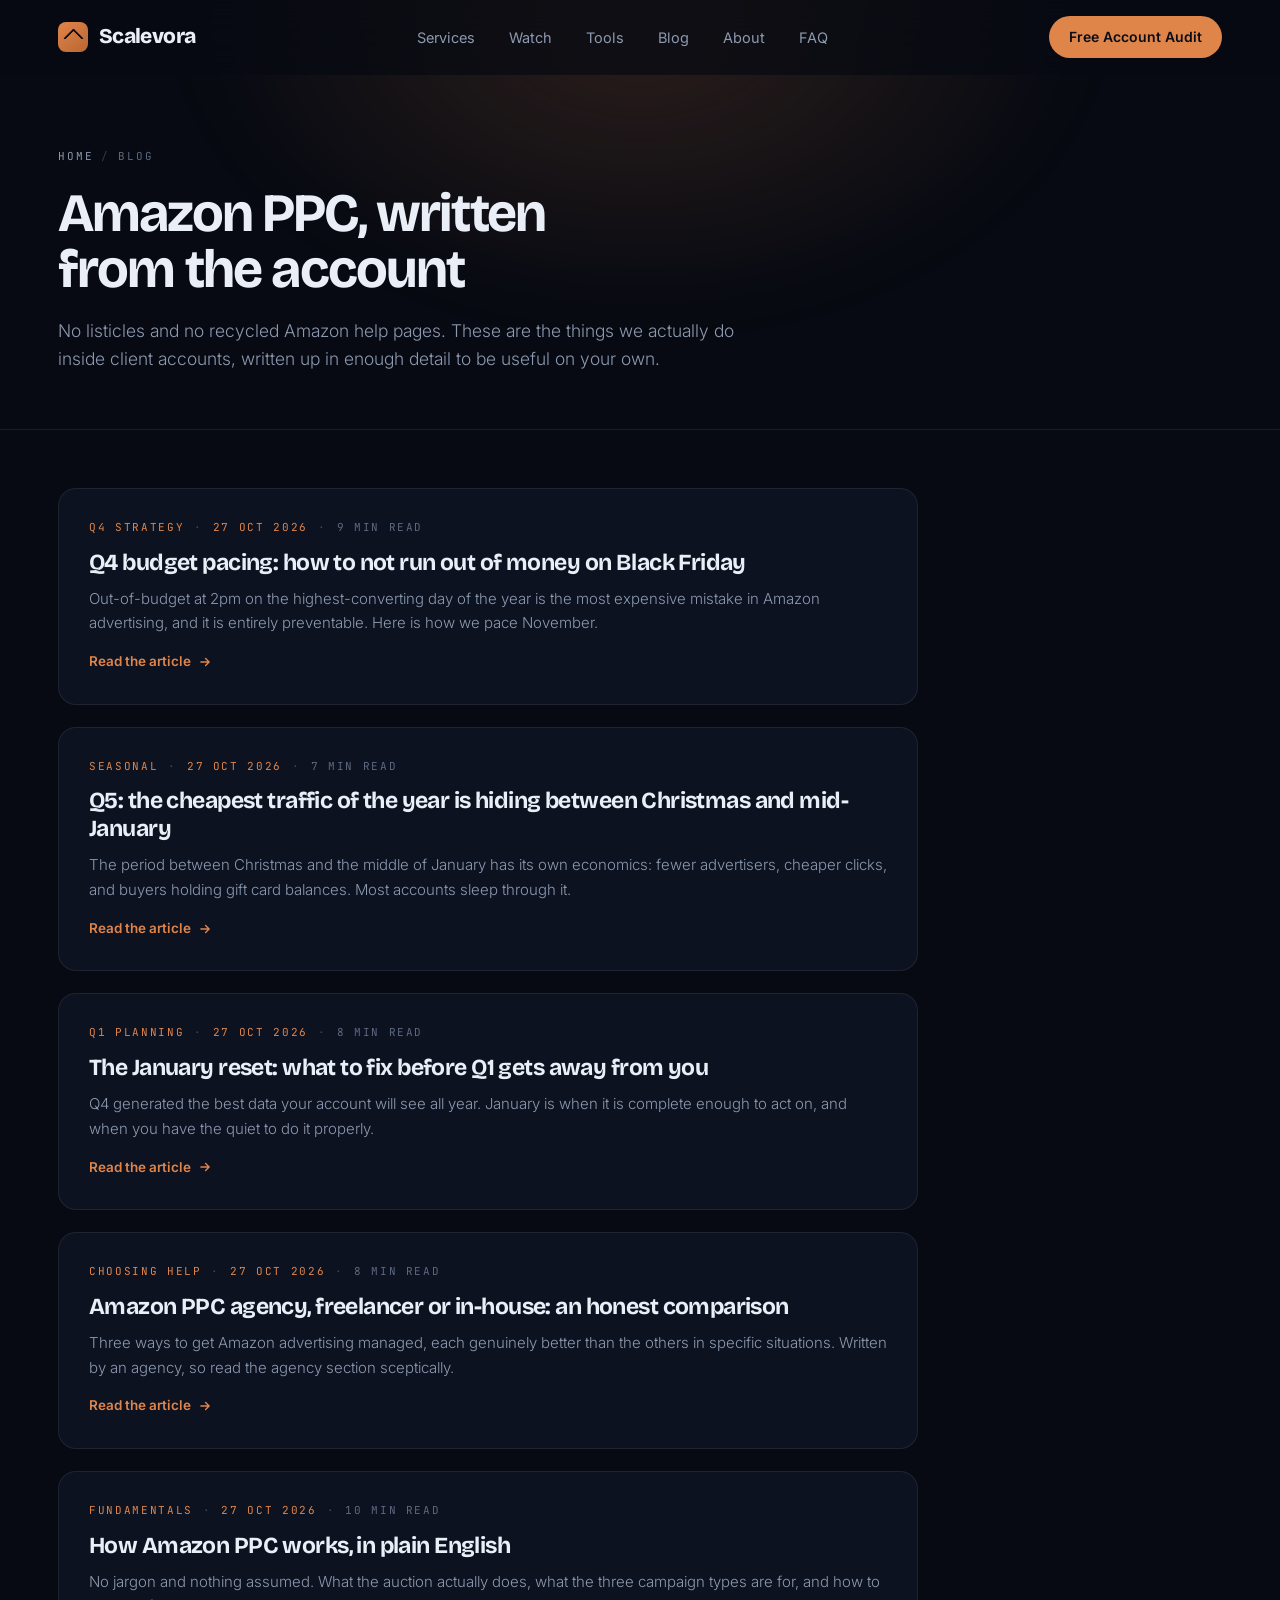
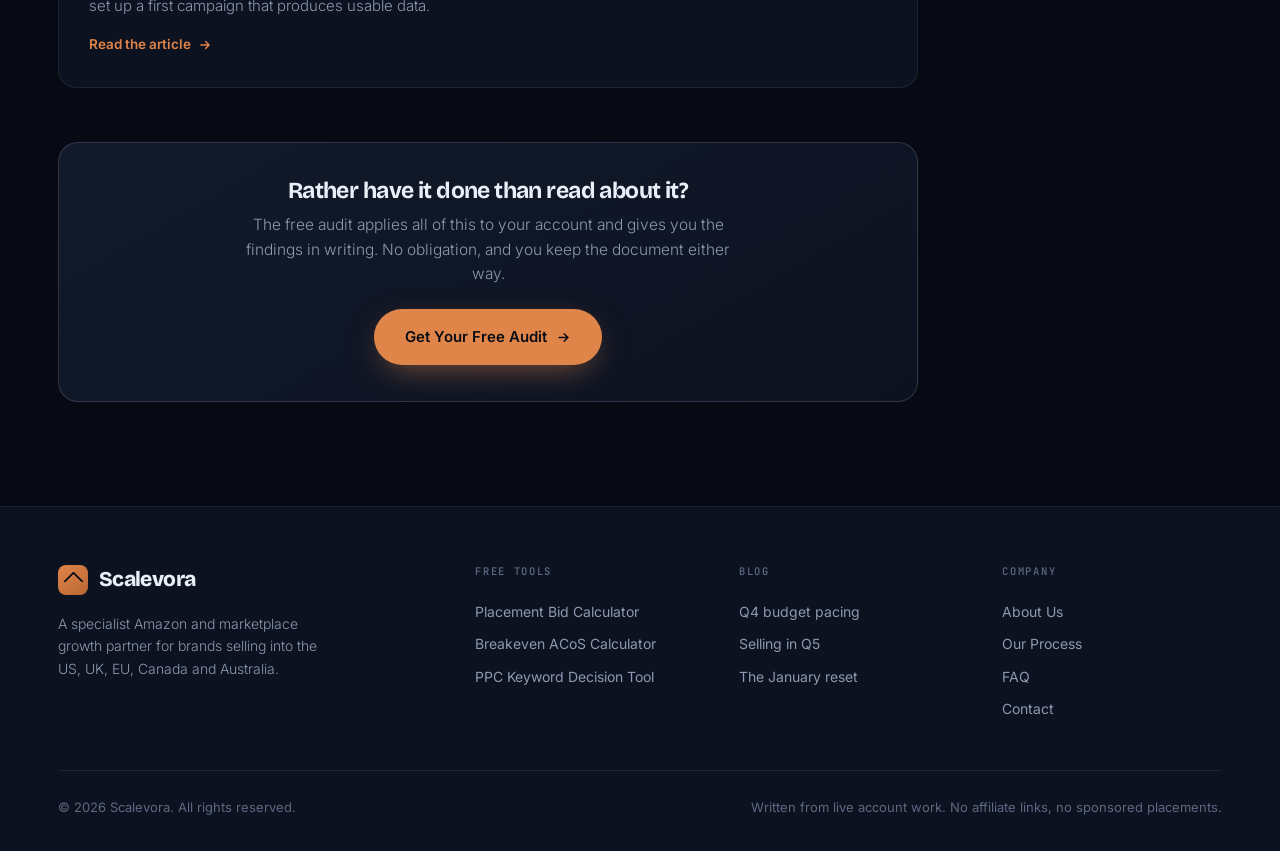
<file: blog/index.html>
<!DOCTYPE html>
<html lang="en">
<head>
<meta charset="utf-8">
<meta name="viewport" content="width=device-width, initial-scale=1">
<title>Amazon PPC Blog | Q4, Q5 and Q1 Strategy &mdash; Scalevora</title>
<meta name="description" content="Practical Amazon PPC writing from live account work: Q4 budget pacing, the Q5 window after Christmas, and the January reset.">
<link rel="canonical" href="https://scalevora.co/blog">
<meta name="robots" content="index,follow,max-image-preview:large,max-snippet:-1">
<meta name="theme-color" content="#070A12">
<meta property="og:type" content="website">
<meta property="og:site_name" content="Scalevora">
<meta property="og:url" content="https://scalevora.co/blog">
<meta property="og:title" content="Amazon PPC Blog | Q4, Q5 and Q1 Strategy &mdash; Scalevora">
<meta property="og:description" content="Practical Amazon PPC writing from live account work: Q4 budget pacing, the Q5 window after Christmas, and the January reset.">
<meta name="twitter:card" content="summary_large_image">
<meta name="twitter:title" content="Amazon PPC Blog | Q4, Q5 and Q1 Strategy &mdash; Scalevora">
<meta name="twitter:description" content="Practical Amazon PPC writing from live account work: Q4 budget pacing, the Q5 window after Christmas, and the January reset.">
<link rel="preconnect" href="https://fonts.googleapis.com">
<link rel="preconnect" href="https://fonts.gstatic.com" crossorigin>
<link href="https://fonts.googleapis.com/css2?family=Bricolage+Grotesque:opsz,wght@12..96,400;12..96,600;12..96,700;12..96,800&family=Inter:wght@300;400;500;600&family=JetBrains+Mono:wght@400;500;700&display=swap" rel="stylesheet">
<link rel="stylesheet" href="/assets/site.css?v=20261029c">
<script type="application/ld+json">{"@context": "https://schema.org", "@type": "Blog", "@id": "https://scalevora.co/blog", "name": "Scalevora Amazon PPC Blog", "description": "Practical Amazon PPC and marketplace operations writing from live account work.", "url": "https://scalevora.co/blog", "publisher": {"@type": "Organization", "name": "Scalevora", "@id": "https://scalevora.co/#org"}, "blogPost": [{"@type": "BlogPosting", "headline": "Amazon Q4 PPC Budget Pacing for Black Friday", "url": "https://scalevora.co/blog/q4-amazon-ppc-budget-pacing", "datePublished": "2026-10-27", "description": "Most Q4 PPC losses are bad pacing, not bad bids. How to structure Amazon ad budgets so your best campaigns still run on Cyber Monday."}, {"@type": "BlogPosting", "headline": "Amazon Q5: Selling Between Christmas and January", "url": "https://scalevora.co/blog/q5-amazon-selling-after-christmas", "datePublished": "2026-10-27", "description": "Most sellers switch off on 26 December. Competition drops, CPCs fall and gift-card shoppers arrive. How to run Amazon PPC through Q5."}, {"@type": "BlogPosting", "headline": "The January Amazon PPC Reset: A Q1 Checklist", "url": "https://scalevora.co/blog/january-amazon-ppc-reset", "datePublished": "2026-10-27", "description": "Q4 data is finally complete in January. A practical Amazon PPC reset: search term audit, structure rebuild, budget reset and returns."}, {"@type": "BlogPosting", "headline": "Amazon PPC Agency vs Freelancer vs In-House", "url": "https://scalevora.co/blog/amazon-ppc-agency-vs-freelancer-vs-in-house", "datePublished": "2026-10-27", "description": "What an Amazon PPC agency, freelancer and in-house hire each cost, what each is good at, and how to tell which one your account needs."}, {"@type": "BlogPosting", "headline": "How Amazon PPC Works: A Plain-English Guide", "url": "https://scalevora.co/blog/how-amazon-ppc-works", "datePublished": "2026-10-27", "description": "What Amazon PPC is, how the auction sets what you pay, the three campaign types, and how to set up your first Sponsored Products campaign."}]}</script>
<script type="application/ld+json">{"@context": "https://schema.org", "@type": "BreadcrumbList", "itemListElement": [{"@type": "ListItem", "position": 1, "name": "Home", "item": "https://scalevora.co/"}, {"@type": "ListItem", "position": 2, "name": "Blog", "item": "https://scalevora.co/blog"}]}</script>






<!-- Scalevora site v2.5 | built 2026-10-29 | Second Search Console verification tag for scalevora.co. -->
</head>
<body>

<nav id="nav">
  <div class="nav-in">
    <a href="/" class="logo"><span class="logo-mark"></span>Scalevora</a>
    <div class="nav-links" id="navlinks">
      <a href="/#services">Services</a>
      <a href="/#watch">Watch</a>
      <a href="/tools">Tools</a>
      <a href="/blog">Blog</a>
      <a href="/#about">About</a>
      <a href="/#faq">FAQ</a>
    </div>
    <a href="/#contact" class="nav-cta">Free Account Audit</a>
    <div class="burger" id="burger"><span></span><span></span><span></span></div>
  </div>
</nav>

<header class="pagehead">
  <div class="wrap">
    <div class="crumb"><a href="/">Home</a><span>/</span>Blog</div>
    <h1>Amazon PPC, written from the account</h1>
    <p class="lede">No listicles and no recycled Amazon help pages. These are the things we actually do inside client accounts, written up in enough detail to be useful on your own.</p>
  </div>
</header>

<section style="padding-top:58px">
  <div class="wrap">
    <div class="post-list reveal">
      <a class="post-card" href="/blog/q4-amazon-ppc-budget-pacing">
        <div class="post-meta"><span>Q4 Strategy</span><span class="sep">&middot;</span><time datetime="2026-10-27">27 Oct 2026</time><span class="sep">&middot;</span><span class="rt">9 min read</span></div>
        <h2>Q4 budget pacing: how to not run out of money on Black Friday</h2>
        <p>Out-of-budget at 2pm on the highest-converting day of the year is the most expensive mistake in Amazon advertising, and it is entirely preventable. Here is how we pace November.</p>
        <span class="post-more">Read the article
          <svg width="14" height="14" viewBox="0 0 24 24" fill="none" stroke="currentColor" stroke-width="2.4" stroke-linecap="round"><path d="M5 12h14M13 6l6 6-6 6"/></svg>
        </span>
      </a>
      <a class="post-card" href="/blog/q5-amazon-selling-after-christmas">
        <div class="post-meta"><span>Seasonal</span><span class="sep">&middot;</span><time datetime="2026-10-27">27 Oct 2026</time><span class="sep">&middot;</span><span class="rt">7 min read</span></div>
        <h2>Q5: the cheapest traffic of the year is hiding between Christmas and mid-January</h2>
        <p>The period between Christmas and the middle of January has its own economics: fewer advertisers, cheaper clicks, and buyers holding gift card balances. Most accounts sleep through it.</p>
        <span class="post-more">Read the article
          <svg width="14" height="14" viewBox="0 0 24 24" fill="none" stroke="currentColor" stroke-width="2.4" stroke-linecap="round"><path d="M5 12h14M13 6l6 6-6 6"/></svg>
        </span>
      </a>
      <a class="post-card" href="/blog/january-amazon-ppc-reset">
        <div class="post-meta"><span>Q1 Planning</span><span class="sep">&middot;</span><time datetime="2026-10-27">27 Oct 2026</time><span class="sep">&middot;</span><span class="rt">8 min read</span></div>
        <h2>The January reset: what to fix before Q1 gets away from you</h2>
        <p>Q4 generated the best data your account will see all year. January is when it is complete enough to act on, and when you have the quiet to do it properly.</p>
        <span class="post-more">Read the article
          <svg width="14" height="14" viewBox="0 0 24 24" fill="none" stroke="currentColor" stroke-width="2.4" stroke-linecap="round"><path d="M5 12h14M13 6l6 6-6 6"/></svg>
        </span>
      </a>
      <a class="post-card" href="/blog/amazon-ppc-agency-vs-freelancer-vs-in-house">
        <div class="post-meta"><span>Choosing Help</span><span class="sep">&middot;</span><time datetime="2026-10-27">27 Oct 2026</time><span class="sep">&middot;</span><span class="rt">8 min read</span></div>
        <h2>Amazon PPC agency, freelancer or in-house: an honest comparison</h2>
        <p>Three ways to get Amazon advertising managed, each genuinely better than the others in specific situations. Written by an agency, so read the agency section sceptically.</p>
        <span class="post-more">Read the article
          <svg width="14" height="14" viewBox="0 0 24 24" fill="none" stroke="currentColor" stroke-width="2.4" stroke-linecap="round"><path d="M5 12h14M13 6l6 6-6 6"/></svg>
        </span>
      </a>
      <a class="post-card" href="/blog/how-amazon-ppc-works">
        <div class="post-meta"><span>Fundamentals</span><span class="sep">&middot;</span><time datetime="2026-10-27">27 Oct 2026</time><span class="sep">&middot;</span><span class="rt">10 min read</span></div>
        <h2>How Amazon PPC works, in plain English</h2>
        <p>No jargon and nothing assumed. What the auction actually does, what the three campaign types are for, and how to set up a first campaign that produces usable data.</p>
        <span class="post-more">Read the article
          <svg width="14" height="14" viewBox="0 0 24 24" fill="none" stroke="currentColor" stroke-width="2.4" stroke-linecap="round"><path d="M5 12h14M13 6l6 6-6 6"/></svg>
        </span>
      </a>
    </div>

    <div class="endcta reveal" style="max-width:860px">
      <h3>Rather have it done than read about it?</h3>
      <p>The free audit applies all of this to your account and gives you the findings in writing. No obligation, and you keep the document either way.</p>
      <a href="/#contact" class="btn btn-p">Get Your Free Audit
        <svg width="15" height="15" viewBox="0 0 24 24" fill="none" stroke="currentColor" stroke-width="2.4" stroke-linecap="round"><path d="M5 12h14M13 6l6 6-6 6"/></svg>
      </a>
    </div>
  </div>
</section>

<footer>
  <div class="wrap">
    <div class="f-grid">
      <div class="f-brand">
        <a href="/" class="logo"><span class="logo-mark"></span>Scalevora</a>
        <p>A specialist Amazon and marketplace growth partner for brands selling into the US, UK, EU, Canada and Australia.</p>
      </div>
      <div class="f-col">
        <h5>Free Tools</h5>
        <a href="/tools#placement">Placement Bid Calculator</a>
        <a href="/tools#breakeven">Breakeven ACoS Calculator</a>
        <a href="/tools#decision">PPC Keyword Decision Tool</a>
      </div>
      <div class="f-col">
        <h5>Blog</h5>
        <a href="/blog/q4-amazon-ppc-budget-pacing">Q4 budget pacing</a>
        <a href="/blog/q5-amazon-selling-after-christmas">Selling in Q5</a>
        <a href="/blog/january-amazon-ppc-reset">The January reset</a>
      </div>
      <div class="f-col">
        <h5>Company</h5>
        <a href="/#about">About Us</a>
        <a href="/#process">Our Process</a>
        <a href="/#faq">FAQ</a>
        <a href="mailto:atiqueulh@gmail.com">Contact</a>
      </div>
    </div>
    <div class="f-bot">
      <span>&copy; 2026 Scalevora. All rights reserved.</span>
      <span>Written from live account work. No affiliate links, no sponsored placements.</span>
    </div>
  </div>
</footer>

<script src="/assets/page.js?v=20261029c"></script>
</body>
</html>
</file>
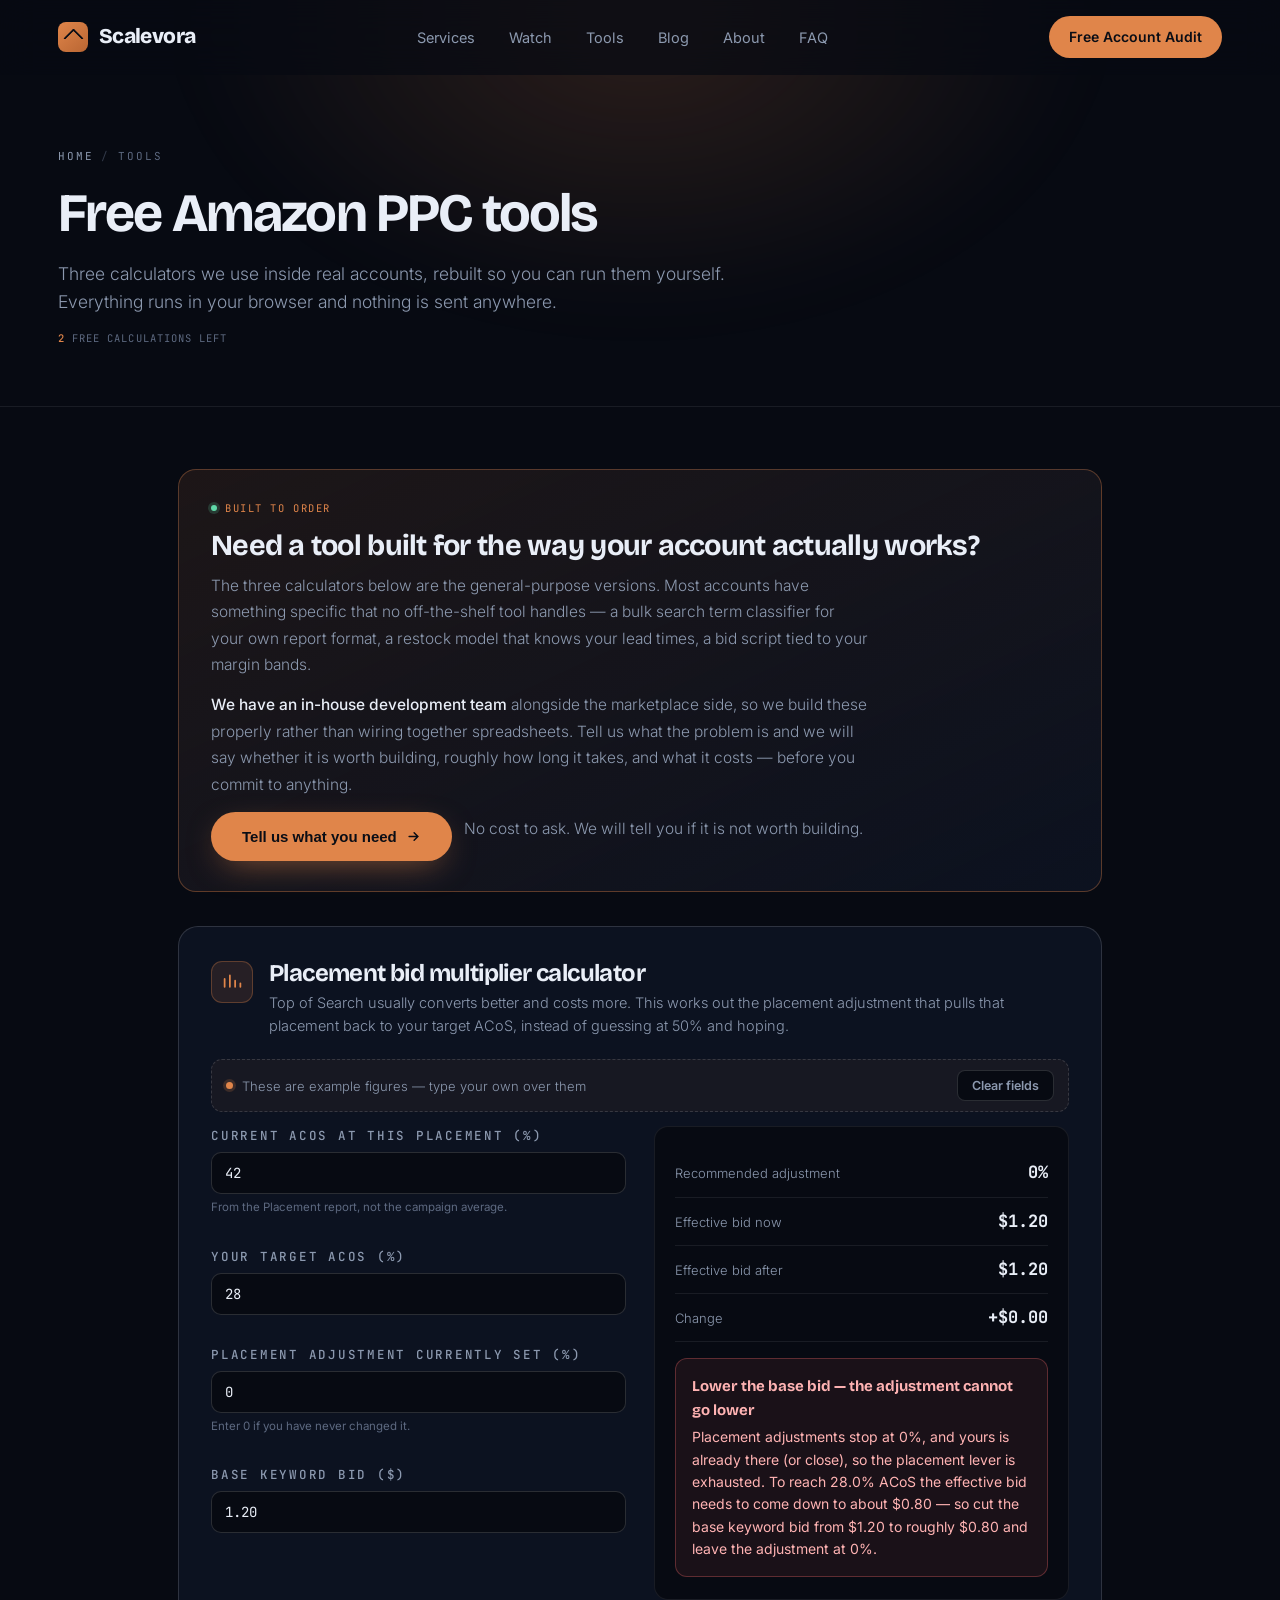
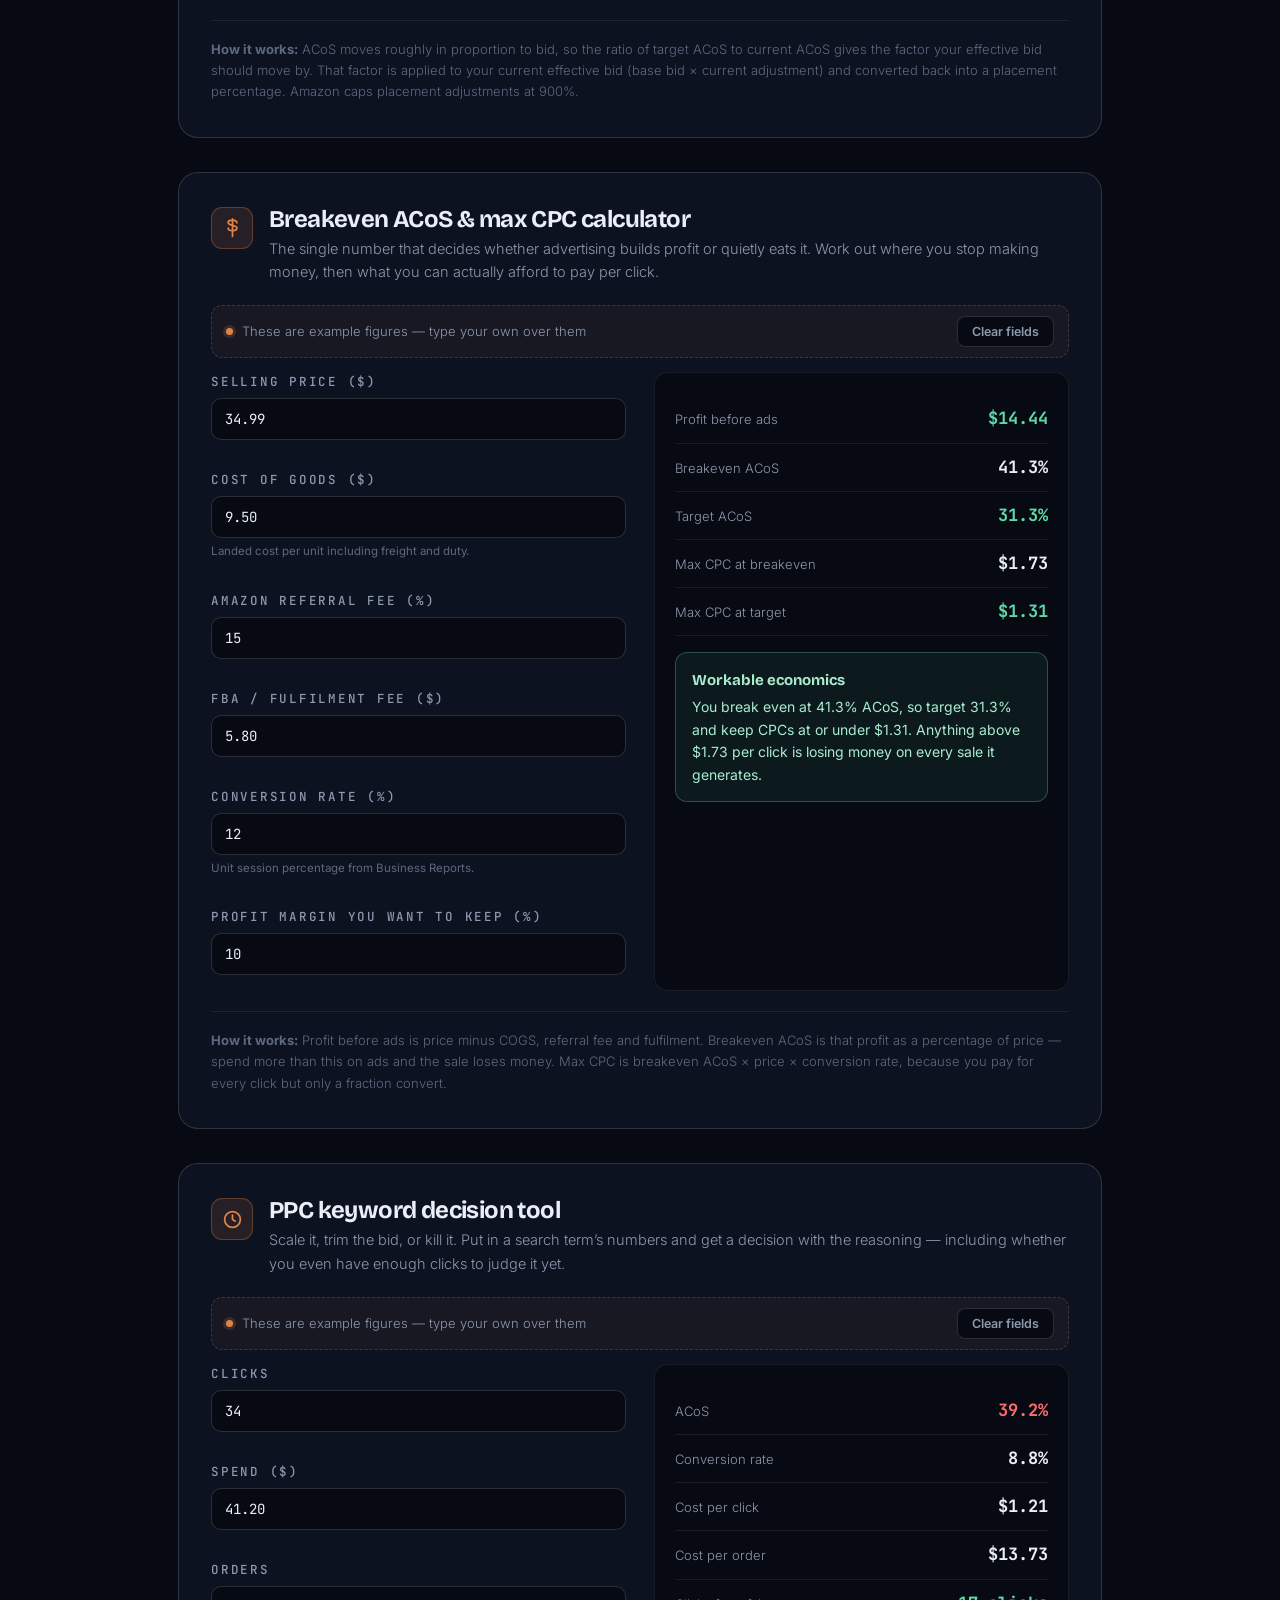
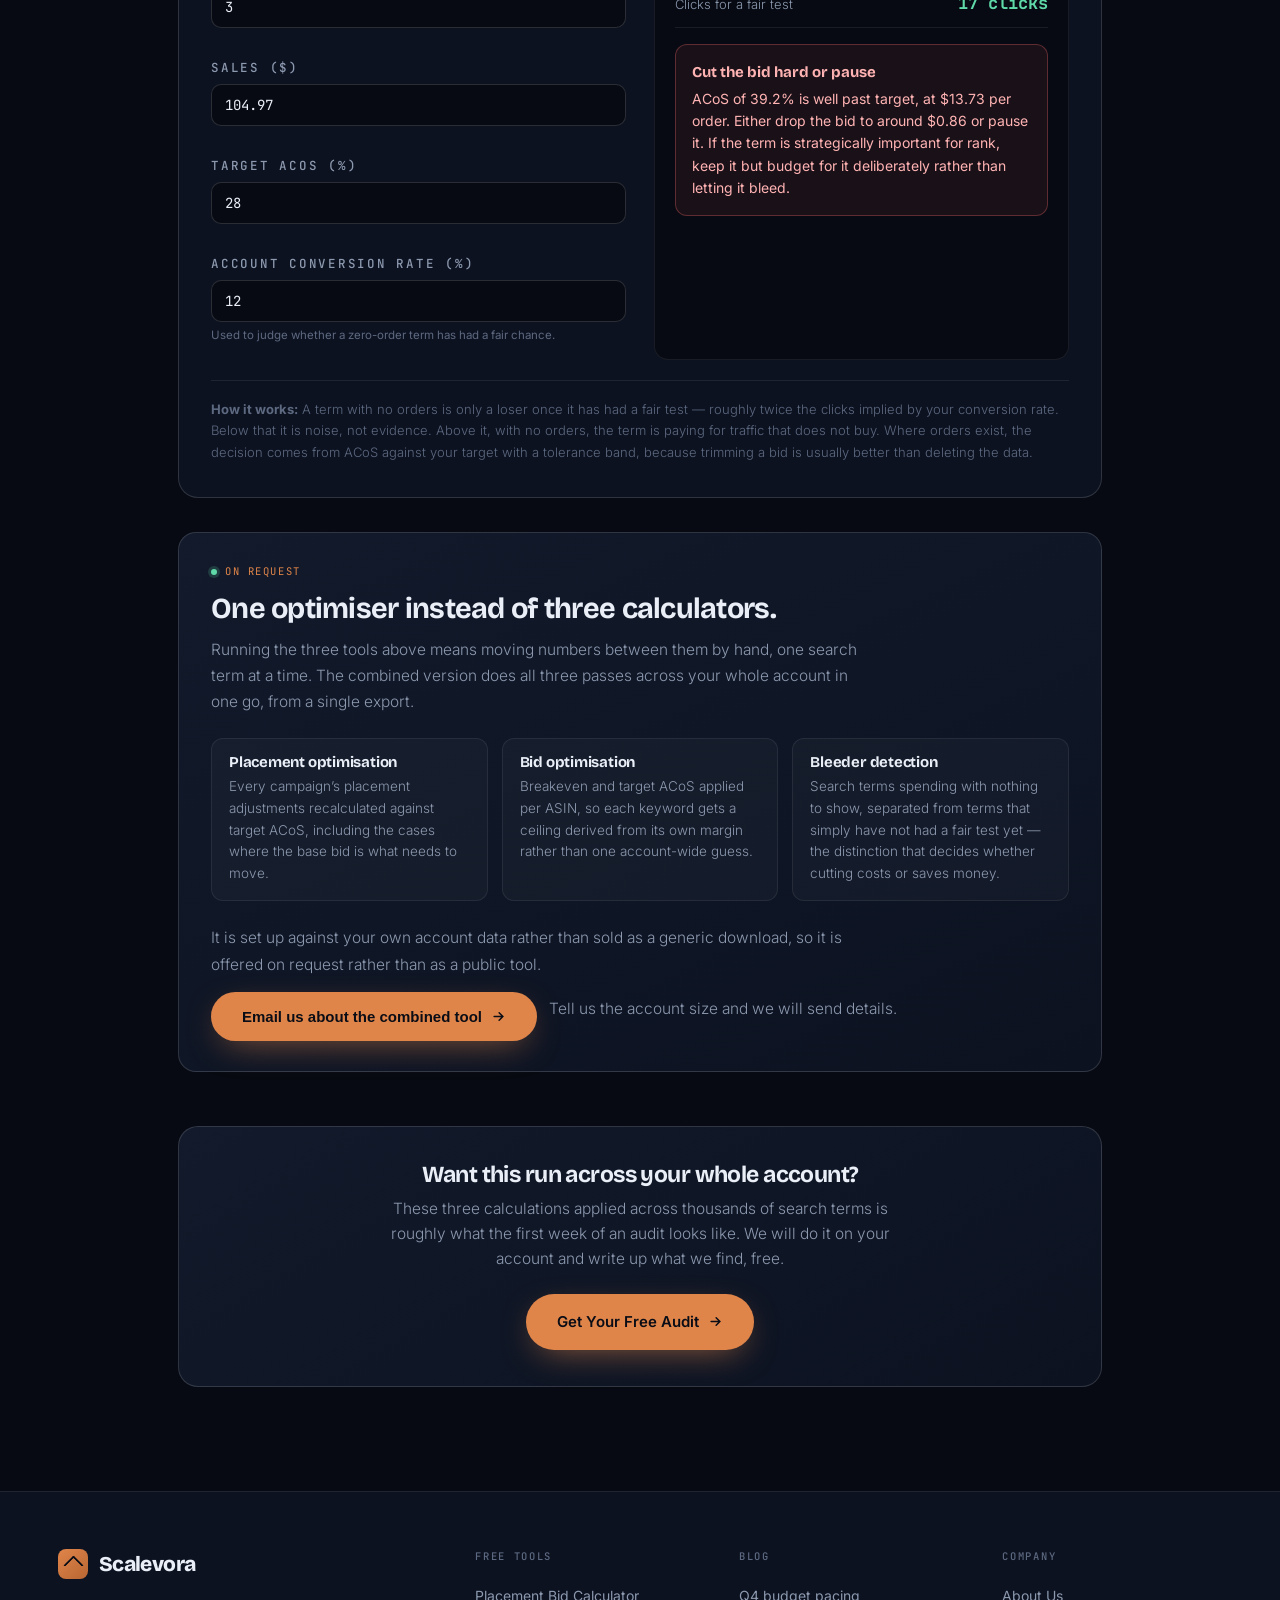
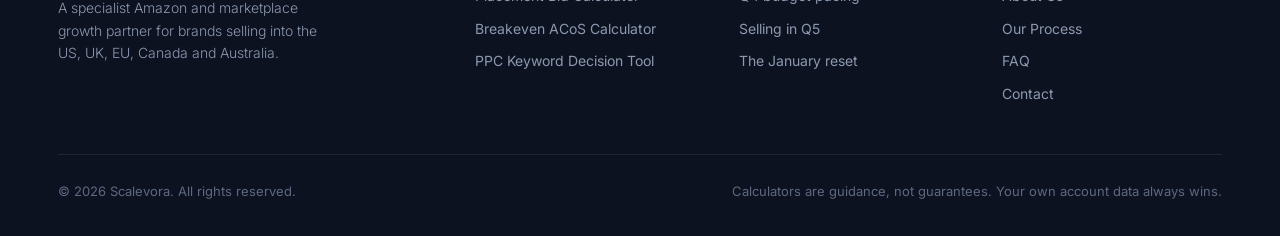
<file: tools/index.html>
<!DOCTYPE html>
<html lang="en">
<head>
<meta charset="utf-8">
<meta name="viewport" content="width=device-width, initial-scale=1">
<title>Free Amazon PPC Tools: Bid &amp; ACoS Calculators</title>
<meta name="description" content="Three free Amazon PPC calculators: placement bid multiplier, breakeven ACoS and max CPC, and a keyword scale-or-pause tool. No signup.">
<link rel="canonical" href="https://scalevora.co/tools">
<meta name="robots" content="index,follow,max-image-preview:large,max-snippet:-1">
<meta name="theme-color" content="#070A12">
<meta property="og:type" content="website">
<meta property="og:site_name" content="Scalevora">
<meta property="og:url" content="https://scalevora.co/tools">
<meta property="og:title" content="Free Amazon PPC Tools &mdash; Placement Bid, Breakeven ACoS, Keyword Decisions">
<meta property="og:description" content="Three free Amazon PPC calculators. No signup, nothing leaves your browser.">
<meta name="twitter:card" content="summary_large_image">
<meta name="twitter:title" content="Free Amazon PPC Tools &mdash; Scalevora">
<meta name="twitter:description" content="Placement bid multiplier, breakeven ACoS and keyword decision calculators.">
<link rel="preconnect" href="https://fonts.googleapis.com">
<link rel="preconnect" href="https://fonts.gstatic.com" crossorigin>
<link href="https://fonts.googleapis.com/css2?family=Bricolage+Grotesque:opsz,wght@12..96,400;12..96,600;12..96,700;12..96,800&family=Inter:wght@300;400;500;600&family=JetBrains+Mono:wght@400;500;700&display=swap" rel="stylesheet">
<link rel="stylesheet" href="/assets/site.css?v=20261029c">
<script type="application/ld+json">{"@context":"https://schema.org","@type":"BreadcrumbList","itemListElement":[{"@type":"ListItem","position":1,"name":"Home","item":"https://scalevora.co/"},{"@type":"ListItem","position":2,"name":"Tools","item":"https://scalevora.co/tools"}]}</script>
<script type="application/ld+json">{"@context":"https://schema.org","@type":"ItemList","name":"Free Amazon PPC Tools","itemListElement":[{"@type":"ListItem","position":1,"item":{"@type":"SoftwareApplication","name":"Amazon Placement Bid Multiplier Calculator","applicationCategory":"BusinessApplication","operatingSystem":"Web browser","url":"https://scalevora.co/tools#placement","offers":{"@type":"Offer","price":"0","priceCurrency":"USD"}}},{"@type":"ListItem","position":2,"item":{"@type":"SoftwareApplication","name":"Breakeven ACoS and Max CPC Calculator","applicationCategory":"BusinessApplication","operatingSystem":"Web browser","url":"https://scalevora.co/tools#breakeven","offers":{"@type":"Offer","price":"0","priceCurrency":"USD"}}},{"@type":"ListItem","position":3,"item":{"@type":"SoftwareApplication","name":"Amazon PPC Keyword Decision Tool","applicationCategory":"BusinessApplication","operatingSystem":"Web browser","url":"https://scalevora.co/tools#decision","offers":{"@type":"Offer","price":"0","priceCurrency":"USD"}}}]}</script>






<!-- Scalevora site v2.5 | built 2026-10-29 | Second Search Console verification tag for scalevora.co. -->
</head>
<body>

<nav id="nav">
  <div class="nav-in">
    <a href="/" class="logo"><span class="logo-mark"></span>Scalevora</a>
    <div class="nav-links" id="navlinks">
      <a href="/#services">Services</a>
      <a href="/#watch">Watch</a>
      <a href="/tools">Tools</a>
      <a href="/blog">Blog</a>
      <a href="/#about">About</a>
      <a href="/#faq">FAQ</a>
    </div>
    <a href="/#contact" class="nav-cta">Free Account Audit</a>
    <div class="burger" id="burger"><span></span><span></span><span></span></div>
  </div>
</nav>

<header class="pagehead">
  <div class="wrap">
    <div class="crumb"><a href="/">Home</a><span>/</span>Tools</div>
    <h1>Free Amazon PPC tools</h1>
    <p class="lede">Three calculators we use inside real accounts, rebuilt so you can run them yourself. Everything runs in your browser and nothing is sent anywhere.</p>
    <p class="gate-count" data-uses-left><b>2</b> free calculations left</p>
  </div>
</header>

<section style="padding-top:62px">
  <div class="wrap" style="max-width:980px">

    <div class="offer lead reveal">
      <div class="offer-top">
        <span class="offer-tag"><span class="blip"></span>Built to order</span>
      </div>
      <h2>Need a tool built for the way your account actually works?</h2>
      <p>The three calculators below are the general-purpose versions. Most accounts have something specific that no off-the-shelf tool handles &mdash; a bulk search term classifier for your own report format, a restock model that knows your lead times, a bid script tied to your margin bands.</p>
      <p><strong>We have an in-house development team</strong> alongside the marketplace side, so we build these properly rather than wiring together spreadsheets. Tell us what the problem is and we will say whether it is worth building, roughly how long it takes, and what it costs &mdash; before you commit to anything.</p>
      <div class="offer-acts">
        <button class="btn btn-p" type="button" data-enquiry="custom-tool">Tell us what you need
          <svg width="15" height="15" viewBox="0 0 24 24" fill="none" stroke="currentColor" stroke-width="2.4" stroke-linecap="round"><path d="M5 12h14M13 6l6 6-6 6"/></svg>
        </button>
        <p class="offer-note">No cost to ask. We will tell you if it is not worth building.</p>
      </div>
    </div>

    <div class="tool reveal" id="placement">
      <div class="tool-head">
        <div class="tool-ico"><svg viewBox="0 0 24 24"><path d="M3 18V9M9 18V5M15 18v-7M21 18v-4"/></svg></div>
        <div>
          <h2>Placement bid multiplier calculator</h2>
          <p class="tool-sub">Top of Search usually converts better and costs more. This works out the placement adjustment that pulls that placement back to your target ACoS, instead of guessing at 50% and hoping.</p>
        </div>
      </div>
      <div class="ex-bar">
        <span class="ex-note"><span class="ex-dot"></span>These are example figures &mdash; type your own over them</span>
        <button class="ex-clear" type="button">Clear fields</button>
      </div>
      <div class="tool-io">
        <div class="tool-fields">
          <div class="fld"><label>Current ACoS at this placement (%)</label>
            <input type="number" id="p_acos" value="42" min="0.1" step="0.1">
            <div class="hint">From the Placement report, not the campaign average.</div></div>
          <div class="fld"><label>Your target ACoS (%)</label>
            <input type="number" id="p_target" value="28" min="0.1" step="0.1"></div>
          <div class="fld"><label>Placement adjustment currently set (%)</label>
            <input type="number" id="p_cur" value="0" min="0" step="1">
            <div class="hint">Enter 0 if you have never changed it.</div></div>
          <div class="fld"><label>Base keyword bid ($)</label>
            <input type="number" id="p_bid" value="1.20" min="0.02" step="0.01"></div>
        </div>
        <div class="tool-out">
          <div class="out-row"><span class="k">Recommended adjustment</span><span class="v" id="p_out_mult">&mdash;</span></div>
          <div class="out-row"><span class="k">Effective bid now</span><span class="v" id="p_out_now">&mdash;</span></div>
          <div class="out-row"><span class="k">Effective bid after</span><span class="v" id="p_out_new">&mdash;</span></div>
          <div class="out-row"><span class="k">Change</span><span class="v" id="p_out_delta">&mdash;</span></div>
          <div class="verdict idle" id="p_verdict"><b>Enter your numbers</b>The calculator updates as you type.</div>
        </div>
      </div>
      <p class="tool-note"><strong>How it works:</strong> ACoS moves roughly in proportion to bid, so the ratio of target ACoS to current ACoS gives the factor your effective bid should move by. That factor is applied to your current effective bid (base bid &times; current adjustment) and converted back into a placement percentage. Amazon caps placement adjustments at 900%.</p>
    </div>

    <div class="tool reveal" id="breakeven">
      <div class="tool-head">
        <div class="tool-ico"><svg viewBox="0 0 24 24"><path d="M12 2v20M17 6.5c0-2-2.2-3-5-3s-5 .9-5 2.8c0 4.3 10 2.2 10 6.4 0 2-2.2 3.1-5 3.1s-5-1.1-5-3.1"/></svg></div>
        <div>
          <h2>Breakeven ACoS &amp; max CPC calculator</h2>
          <p class="tool-sub">The single number that decides whether advertising builds profit or quietly eats it. Work out where you stop making money, then what you can actually afford to pay per click.</p>
        </div>
      </div>
      <div class="ex-bar">
        <span class="ex-note"><span class="ex-dot"></span>These are example figures &mdash; type your own over them</span>
        <button class="ex-clear" type="button">Clear fields</button>
      </div>
      <div class="tool-io">
        <div class="tool-fields">
          <div class="fld"><label>Selling price ($)</label>
            <input type="number" id="b_price" value="34.99" min="0.01" step="0.01"></div>
          <div class="fld"><label>Cost of goods ($)</label>
            <input type="number" id="b_cogs" value="9.50" min="0" step="0.01">
            <div class="hint">Landed cost per unit including freight and duty.</div></div>
          <div class="fld"><label>Amazon referral fee (%)</label>
            <input type="number" id="b_ref" value="15" min="0" step="0.5"></div>
          <div class="fld"><label>FBA / fulfilment fee ($)</label>
            <input type="number" id="b_fba" value="5.80" min="0" step="0.01"></div>
          <div class="fld"><label>Conversion rate (%)</label>
            <input type="number" id="b_cvr" value="12" min="0.1" step="0.1">
            <div class="hint">Unit session percentage from Business Reports.</div></div>
          <div class="fld"><label>Profit margin you want to keep (%)</label>
            <input type="number" id="b_margin" value="10" min="0" step="0.5"></div>
        </div>
        <div class="tool-out">
          <div class="out-row"><span class="k">Profit before ads</span><span class="v" id="b_out_profit">&mdash;</span></div>
          <div class="out-row"><span class="k">Breakeven ACoS</span><span class="v" id="b_out_be">&mdash;</span></div>
          <div class="out-row"><span class="k">Target ACoS</span><span class="v" id="b_out_target">&mdash;</span></div>
          <div class="out-row"><span class="k">Max CPC at breakeven</span><span class="v" id="b_out_maxcpc">&mdash;</span></div>
          <div class="out-row"><span class="k">Max CPC at target</span><span class="v" id="b_out_tcpc">&mdash;</span></div>
          <div class="verdict idle" id="b_verdict"><b>Enter your numbers</b>The calculator updates as you type.</div>
        </div>
      </div>
      <p class="tool-note"><strong>How it works:</strong> Profit before ads is price minus COGS, referral fee and fulfilment. Breakeven ACoS is that profit as a percentage of price &mdash; spend more than this on ads and the sale loses money. Max CPC is breakeven ACoS &times; price &times; conversion rate, because you pay for every click but only a fraction convert.</p>
    </div>

    <div class="tool reveal" id="decision">
      <div class="tool-head">
        <div class="tool-ico"><svg viewBox="0 0 24 24"><circle cx="12" cy="12" r="9"/><path d="M12 7v5l3.2 1.9"/></svg></div>
        <div>
          <h2>PPC keyword decision tool</h2>
          <p class="tool-sub">Scale it, trim the bid, or kill it. Put in a search term&rsquo;s numbers and get a decision with the reasoning &mdash; including whether you even have enough clicks to judge it yet.</p>
        </div>
      </div>
      <div class="ex-bar">
        <span class="ex-note"><span class="ex-dot"></span>These are example figures &mdash; type your own over them</span>
        <button class="ex-clear" type="button">Clear fields</button>
      </div>
      <div class="tool-io">
        <div class="tool-fields">
          <div class="fld"><label>Clicks</label>
            <input type="number" id="d_clicks" value="34" min="0" step="1"></div>
          <div class="fld"><label>Spend ($)</label>
            <input type="number" id="d_spend" value="41.20" min="0" step="0.01"></div>
          <div class="fld"><label>Orders</label>
            <input type="number" id="d_orders" value="3" min="0" step="1"></div>
          <div class="fld"><label>Sales ($)</label>
            <input type="number" id="d_sales" value="104.97" min="0" step="0.01"></div>
          <div class="fld"><label>Target ACoS (%)</label>
            <input type="number" id="d_target" value="28" min="0.1" step="0.1"></div>
          <div class="fld"><label>Account conversion rate (%)</label>
            <input type="number" id="d_cvr" value="12" min="0.1" step="0.1">
            <div class="hint">Used to judge whether a zero-order term has had a fair chance.</div></div>
        </div>
        <div class="tool-out">
          <div class="out-row"><span class="k">ACoS</span><span class="v" id="d_out_acos">&mdash;</span></div>
          <div class="out-row"><span class="k">Conversion rate</span><span class="v" id="d_out_cvr">&mdash;</span></div>
          <div class="out-row"><span class="k">Cost per click</span><span class="v" id="d_out_cpc">&mdash;</span></div>
          <div class="out-row"><span class="k">Cost per order</span><span class="v" id="d_out_cpo">&mdash;</span></div>
          <div class="out-row"><span class="k">Clicks for a fair test</span><span class="v" id="d_out_need">&mdash;</span></div>
          <div class="verdict idle" id="d_verdict"><b>Enter your numbers</b>The calculator updates as you type.</div>
        </div>
      </div>
      <p class="tool-note"><strong>How it works:</strong> A term with no orders is only a loser once it has had a fair test &mdash; roughly twice the clicks implied by your conversion rate. Below that it is noise, not evidence. Above it, with no orders, the term is paying for traffic that does not buy. Where orders exist, the decision comes from ACoS against your target with a tolerance band, because trimming a bid is usually better than deleting the data.</p>
    </div>

    <div class="offer reveal" id="combined">
      <div class="offer-top">
        <span class="offer-tag"><span class="blip"></span>On request</span>
      </div>
      <h2>One optimiser instead of three calculators.</h2>
      <p>Running the three tools above means moving numbers between them by hand, one search term at a time. The combined version does all three passes across your whole account in one go, from a single export.</p>
      <div class="offer-grid">
        <div class="offer-item">
          <h4>Placement optimisation</h4>
          <p>Every campaign&rsquo;s placement adjustments recalculated against target ACoS, including the cases where the base bid is what needs to move.</p>
        </div>
        <div class="offer-item">
          <h4>Bid optimisation</h4>
          <p>Breakeven and target ACoS applied per ASIN, so each keyword gets a ceiling derived from its own margin rather than one account-wide guess.</p>
        </div>
        <div class="offer-item">
          <h4>Bleeder detection</h4>
          <p>Search terms spending with nothing to show, separated from terms that simply have not had a fair test yet &mdash; the distinction that decides whether cutting costs or saves money.</p>
        </div>
      </div>
      <p>It is set up against your own account data rather than sold as a generic download, so it is offered on request rather than as a public tool.</p>
      <div class="offer-acts">
        <button class="btn btn-p" type="button" data-enquiry="combined-tool">Email us about the combined tool
          <svg width="15" height="15" viewBox="0 0 24 24" fill="none" stroke="currentColor" stroke-width="2.4" stroke-linecap="round"><path d="M5 12h14M13 6l6 6-6 6"/></svg>
        </button>
        <p class="offer-note">Tell us the account size and we will send details.</p>
      </div>
    </div>

    <div class="endcta reveal">
      <h3>Want this run across your whole account?</h3>
      <p>These three calculations applied across thousands of search terms is roughly what the first week of an audit looks like. We will do it on your account and write up what we find, free.</p>
      <a href="/#contact" class="btn btn-p">Get Your Free Audit
        <svg width="15" height="15" viewBox="0 0 24 24" fill="none" stroke="currentColor" stroke-width="2.4" stroke-linecap="round"><path d="M5 12h14M13 6l6 6-6 6"/></svg>
      </a>
    </div>

  </div>
</section>

<footer>
  <div class="wrap">
    <div class="f-grid">
      <div class="f-brand">
        <a href="/" class="logo"><span class="logo-mark"></span>Scalevora</a>
        <p>A specialist Amazon and marketplace growth partner for brands selling into the US, UK, EU, Canada and Australia.</p>
      </div>
      <div class="f-col">
        <h5>Free Tools</h5>
        <a href="/tools#placement">Placement Bid Calculator</a>
        <a href="/tools#breakeven">Breakeven ACoS Calculator</a>
        <a href="/tools#decision">PPC Keyword Decision Tool</a>
      </div>
      <div class="f-col">
        <h5>Blog</h5>
        <a href="/blog/q4-amazon-ppc-budget-pacing">Q4 budget pacing</a>
        <a href="/blog/q5-amazon-selling-after-christmas">Selling in Q5</a>
        <a href="/blog/january-amazon-ppc-reset">The January reset</a>
      </div>
      <div class="f-col">
        <h5>Company</h5>
        <a href="/#about">About Us</a>
        <a href="/#process">Our Process</a>
        <a href="/#faq">FAQ</a>
        <a href="mailto:atiqueulh@gmail.com">Contact</a>
      </div>
    </div>
    <div class="f-bot">
      <span>&copy; 2026 Scalevora. All rights reserved.</span>
      <span>Calculators are guidance, not guarantees. Your own account data always wins.</span>
    </div>
  </div>
</footer>

<script src="/assets/page.js?v=20261029c"></script>
<script src="/assets/tools.js?v=20261029c"></script>
<script src="/assets/leads.js?v=20261029c"></script>
</body>
</html>
</file>
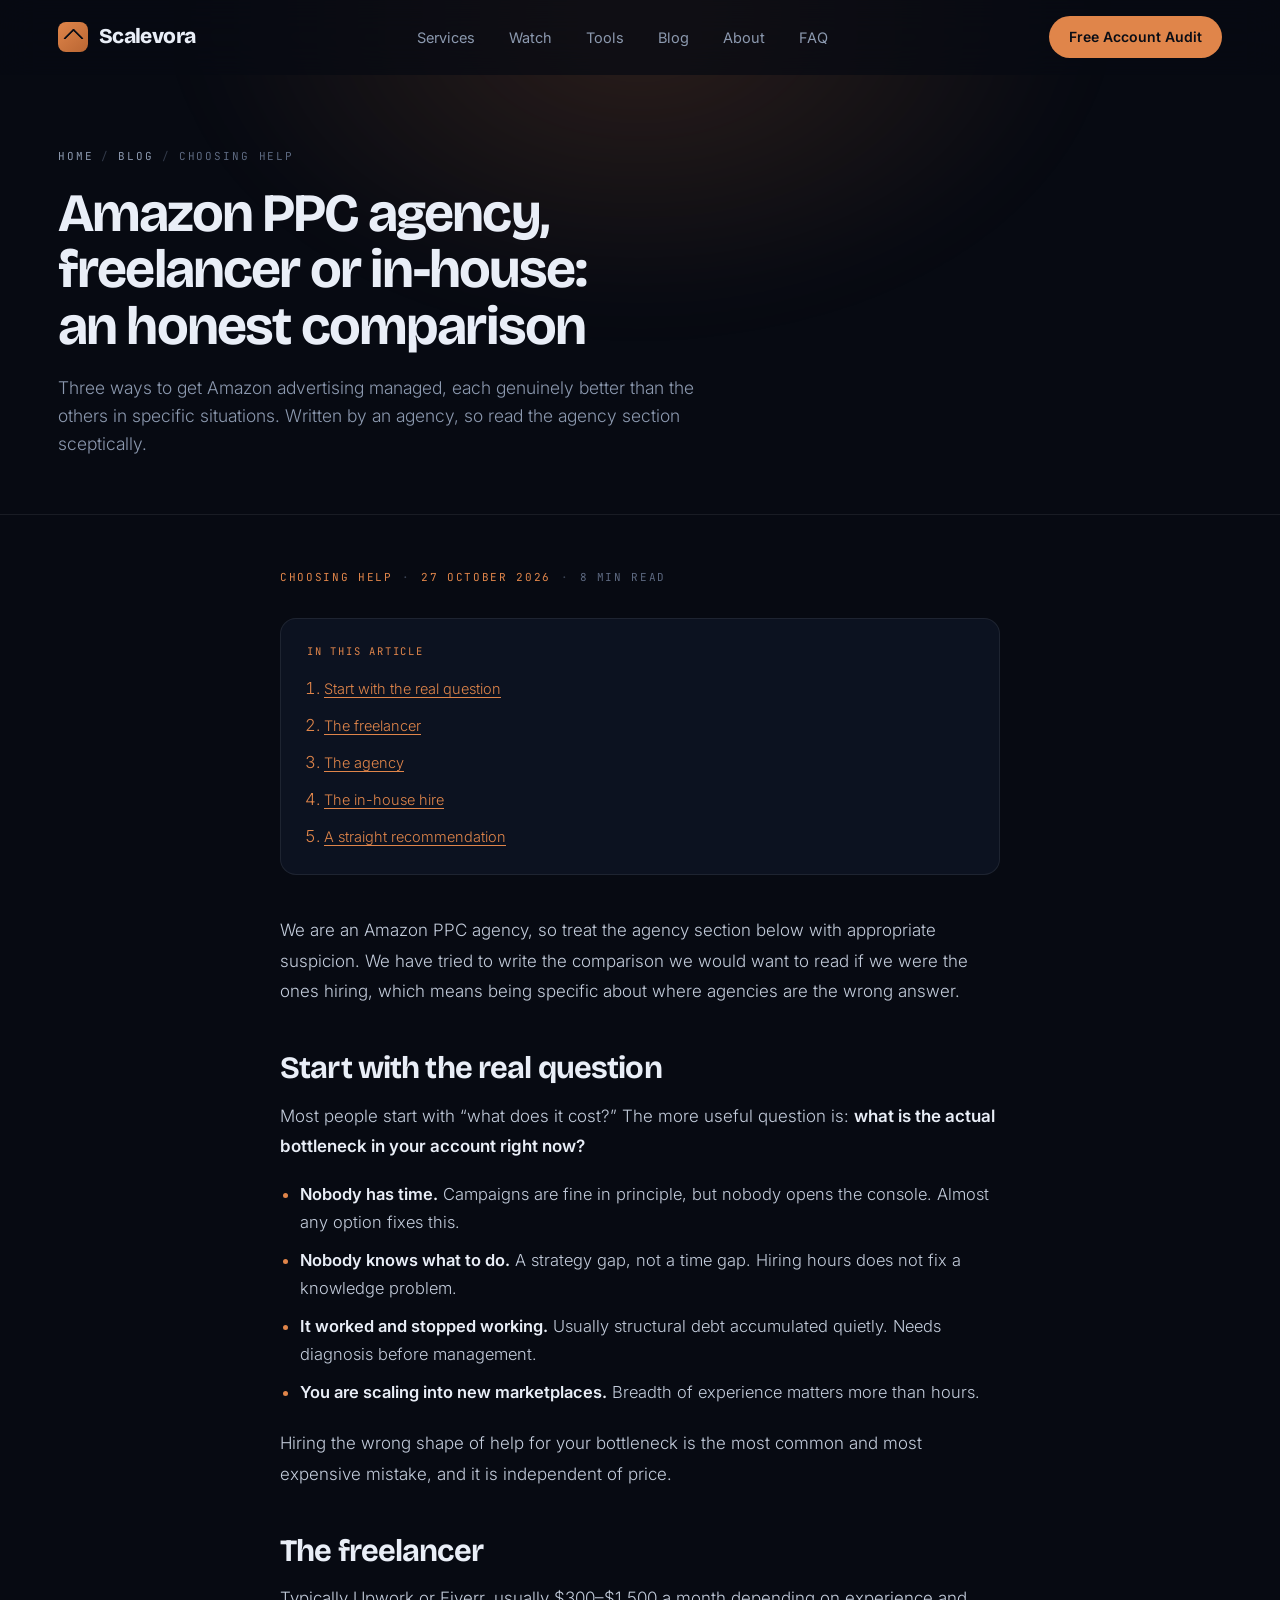
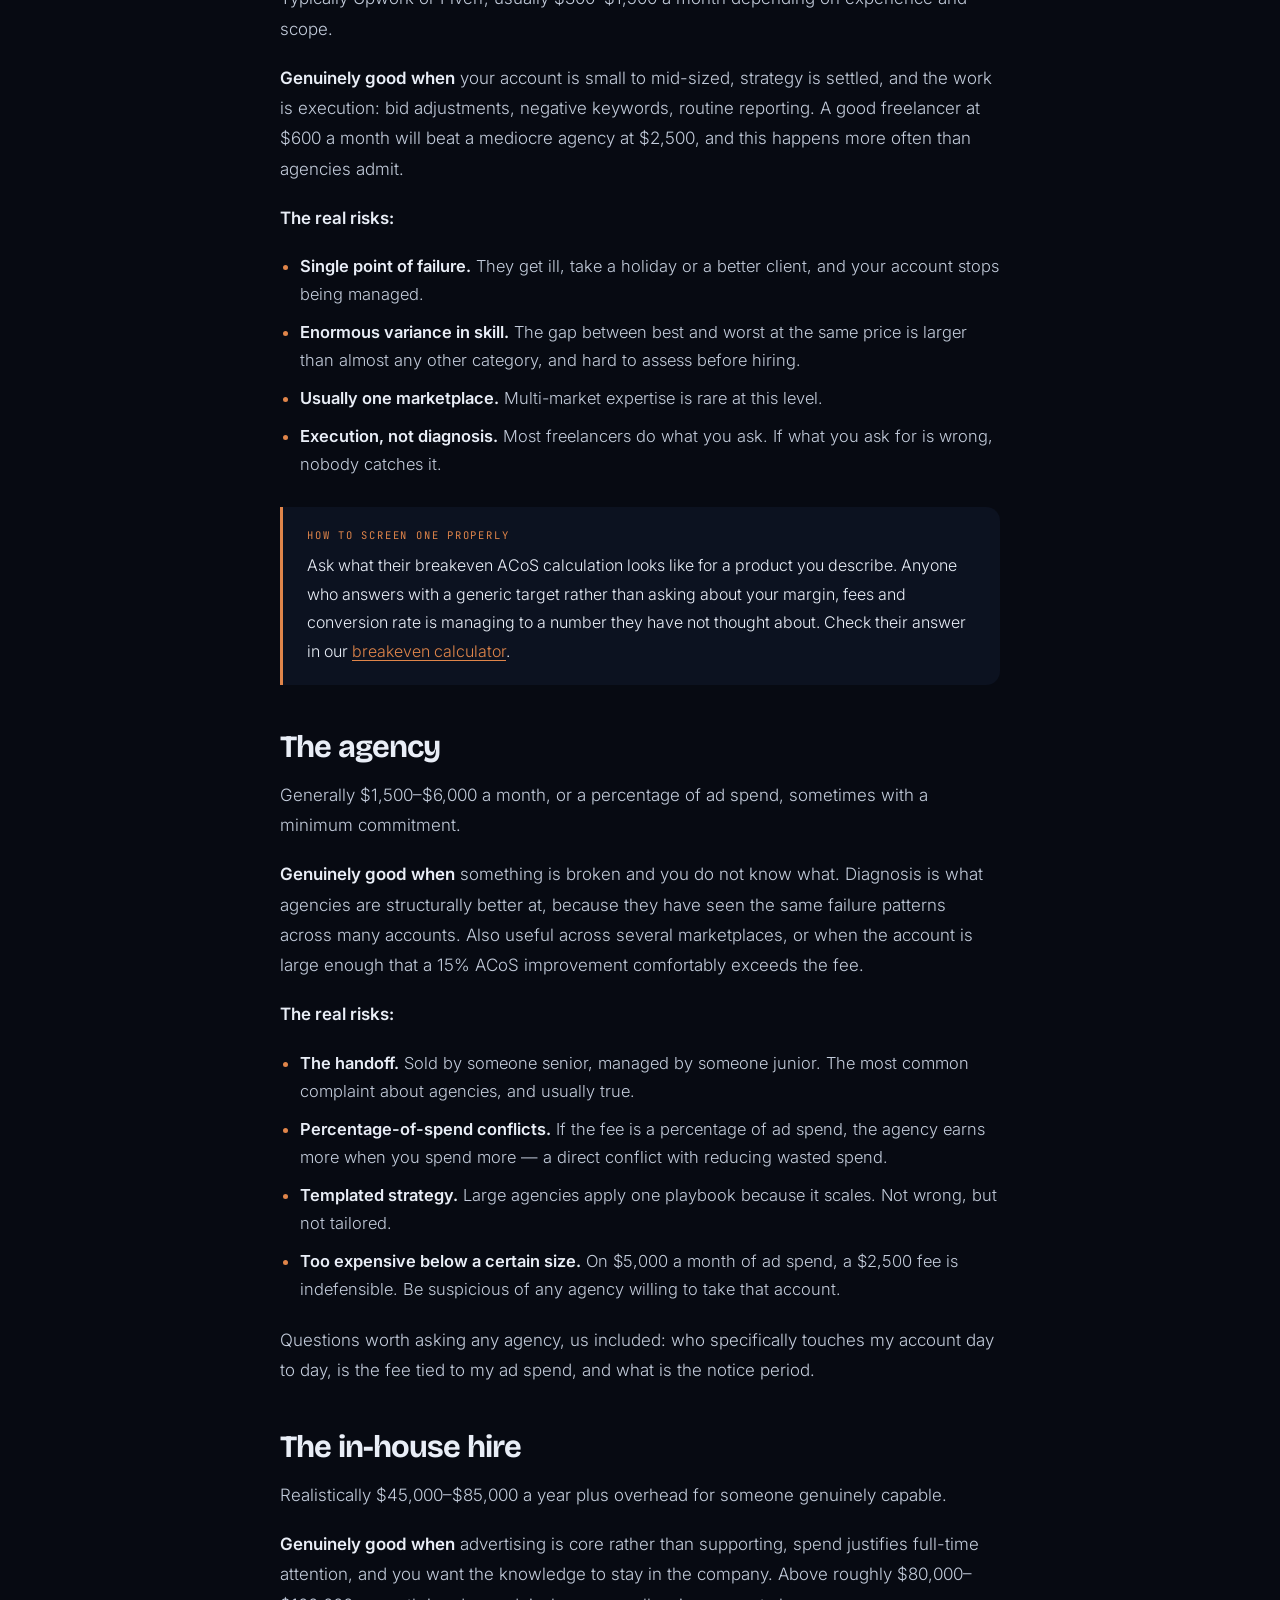
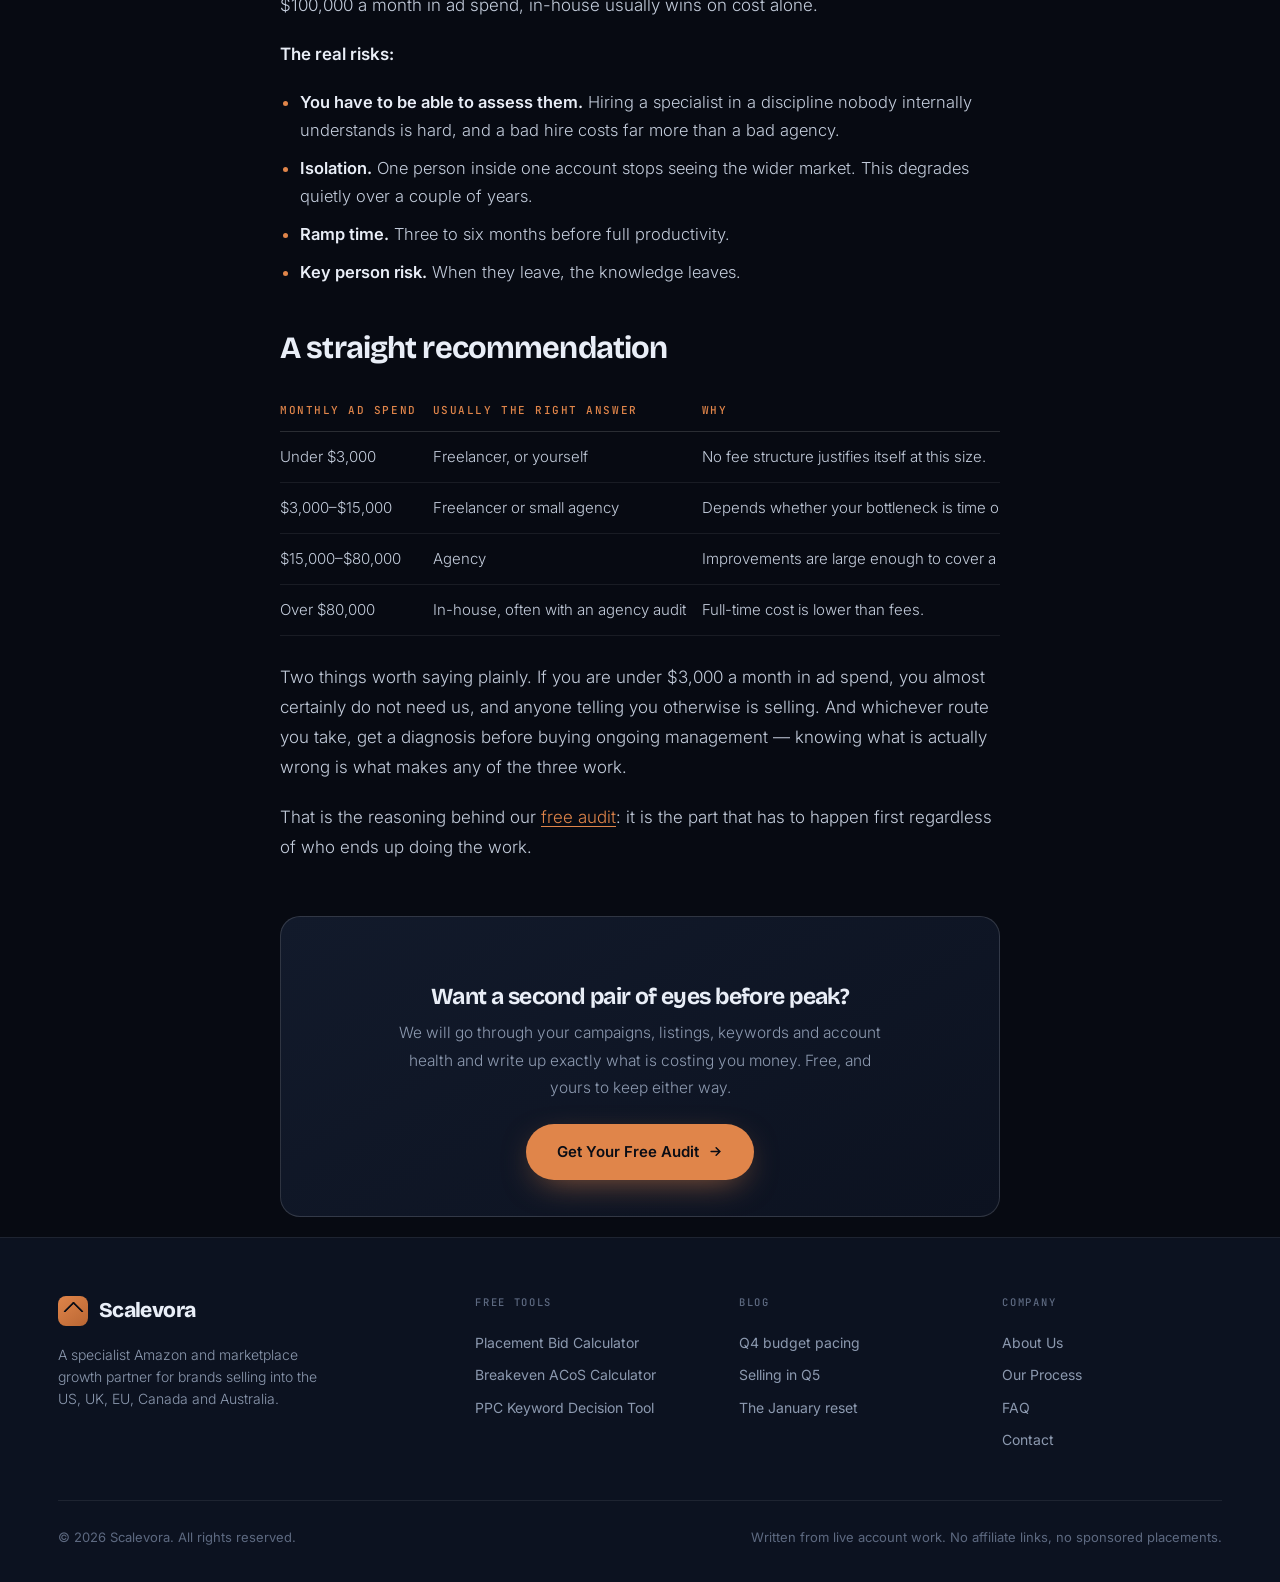
<file: blog/amazon-ppc-agency-vs-freelancer-vs-in-house.html>
<!DOCTYPE html>
<html lang="en">
<head>
<meta charset="utf-8">
<meta name="viewport" content="width=device-width, initial-scale=1">
<title>Amazon PPC Agency vs Freelancer vs In-House</title>
<meta name="description" content="What an Amazon PPC agency, freelancer and in-house hire each cost, what each is good at, and how to tell which one your account needs.">
<link rel="canonical" href="https://scalevora.co/blog/amazon-ppc-agency-vs-freelancer-vs-in-house">
<meta name="robots" content="index,follow,max-image-preview:large,max-snippet:-1">
<meta name="theme-color" content="#070A12">
<meta property="og:type" content="article">
<meta property="og:site_name" content="Scalevora">
<meta property="og:url" content="https://scalevora.co/blog/amazon-ppc-agency-vs-freelancer-vs-in-house">
<meta property="og:title" content="Amazon PPC Agency vs Freelancer vs In-House">
<meta property="og:description" content="What an Amazon PPC agency, freelancer and in-house hire each cost, what each is good at, and how to tell which one your account needs.">
<meta name="twitter:card" content="summary_large_image">
<meta name="twitter:title" content="Amazon PPC Agency vs Freelancer vs In-House">
<meta name="twitter:description" content="What an Amazon PPC agency, freelancer and in-house hire each cost, what each is good at, and how to tell which one your account needs.">
<link rel="preconnect" href="https://fonts.googleapis.com">
<link rel="preconnect" href="https://fonts.gstatic.com" crossorigin>
<link href="https://fonts.googleapis.com/css2?family=Bricolage+Grotesque:opsz,wght@12..96,400;12..96,600;12..96,700;12..96,800&family=Inter:wght@300;400;500;600&family=JetBrains+Mono:wght@400;500;700&display=swap" rel="stylesheet">
<link rel="stylesheet" href="/assets/site.css?v=20261029c">
<script type="application/ld+json">{"@context": "https://schema.org", "@type": "BlogPosting", "headline": "Amazon PPC Agency vs Freelancer vs In-House", "description": "What an Amazon PPC agency, freelancer and in-house hire each cost, what each is good at, and how to tell which one your account needs.", "datePublished": "2026-10-27", "dateModified": "2026-10-27", "keywords": "amazon ppc agency, amazon ppc expert, amazon ppc specialist, amazon ppc manager, hire amazon ppc", "inLanguage": "en", "mainEntityOfPage": {"@type": "WebPage", "@id": "https://scalevora.co/blog/amazon-ppc-agency-vs-freelancer-vs-in-house"}, "author": {"@type": "Person", "name": "Atique Ul Hasan", "jobTitle": "CEO & Marketplace Specialist"}, "publisher": {"@type": "Organization", "name": "Scalevora", "@id": "https://scalevora.co/#org"}}</script>
<script type="application/ld+json">{"@context": "https://schema.org", "@type": "BreadcrumbList", "itemListElement": [{"@type": "ListItem", "position": 1, "name": "Home", "item": "https://scalevora.co/"}, {"@type": "ListItem", "position": 2, "name": "Blog", "item": "https://scalevora.co/blog"}, {"@type": "ListItem", "position": 3, "name": "Amazon PPC agency, freelancer or in-house: an honest comparison", "item": "https://scalevora.co/blog/amazon-ppc-agency-vs-freelancer-vs-in-house"}]}</script>






<!-- Scalevora site v2.5 | built 2026-10-29 | Second Search Console verification tag for scalevora.co. -->
</head>
<body>

<nav id="nav">
  <div class="nav-in">
    <a href="/" class="logo"><span class="logo-mark"></span>Scalevora</a>
    <div class="nav-links" id="navlinks">
      <a href="/#services">Services</a>
      <a href="/#watch">Watch</a>
      <a href="/tools">Tools</a>
      <a href="/blog">Blog</a>
      <a href="/#about">About</a>
      <a href="/#faq">FAQ</a>
    </div>
    <a href="/#contact" class="nav-cta">Free Account Audit</a>
    <div class="burger" id="burger"><span></span><span></span><span></span></div>
  </div>
</nav>

<header class="pagehead">
  <div class="wrap">
    <div class="crumb"><a href="/">Home</a><span>/</span><a href="/blog">Blog</a><span>/</span>Choosing Help</div>
    <h1>Amazon PPC agency, freelancer or in-house: an honest comparison</h1>
    <p class="lede">Three ways to get Amazon advertising managed, each genuinely better than the others in specific situations. Written by an agency, so read the agency section sceptically.</p>
  </div>
</header>

<div class="wrap">
  <article class="article">
    <div class="post-meta" style="margin-bottom:0">
      <span>Choosing Help</span><span class="sep">&middot;</span>
      <time datetime="2026-10-27">27 October 2026</time><span class="sep">&middot;</span>
      <span class="rt">8 min read</span>
    </div>

    <div class="toc">
      <div class="ct">In this article</div>
      <ol>
<li><a href="#s1">Start with the real question</a></li>
<li><a href="#s2">The freelancer</a></li>
<li><a href="#s3">The agency</a></li>
<li><a href="#s4">The in-house hire</a></li>
<li><a href="#s5">A straight recommendation</a></li>
      </ol>
    </div>

<p>We are an Amazon PPC agency, so treat the agency section below with appropriate suspicion. We have tried to write the comparison we would want to read if we were the ones hiring, which means being specific about where agencies are the wrong answer.</p>

<h2 id="s1">Start with the real question</h2>
<p>Most people start with &ldquo;what does it cost?&rdquo; The more useful question is: <strong>what is the actual bottleneck in your account right now?</strong></p>
<ul>
<li><strong>Nobody has time.</strong> Campaigns are fine in principle, but nobody opens the console. Almost any option fixes this.</li>
<li><strong>Nobody knows what to do.</strong> A strategy gap, not a time gap. Hiring hours does not fix a knowledge problem.</li>
<li><strong>It worked and stopped working.</strong> Usually structural debt accumulated quietly. Needs diagnosis before management.</li>
<li><strong>You are scaling into new marketplaces.</strong> Breadth of experience matters more than hours.</li>
</ul>
<p>Hiring the wrong shape of help for your bottleneck is the most common and most expensive mistake, and it is independent of price.</p>

<h2 id="s2">The freelancer</h2>
<p>Typically Upwork or Fiverr, usually $300&ndash;$1,500 a month depending on experience and scope.</p>
<p><strong>Genuinely good when</strong> your account is small to mid-sized, strategy is settled, and the work is execution: bid adjustments, negative keywords, routine reporting. A good freelancer at $600 a month will beat a mediocre agency at $2,500, and this happens more often than agencies admit.</p>
<p><strong>The real risks:</strong></p>
<ul>
<li><strong>Single point of failure.</strong> They get ill, take a holiday or a better client, and your account stops being managed.</li>
<li><strong>Enormous variance in skill.</strong> The gap between best and worst at the same price is larger than almost any other category, and hard to assess before hiring.</li>
<li><strong>Usually one marketplace.</strong> Multi-market expertise is rare at this level.</li>
<li><strong>Execution, not diagnosis.</strong> Most freelancers do what you ask. If what you ask for is wrong, nobody catches it.</li>
</ul>
<div class="callout"><div class="ct">How to screen one properly</div><p>Ask what their breakeven ACoS calculation looks like for a product you describe. Anyone who answers with a generic target rather than asking about your margin, fees and conversion rate is managing to a number they have not thought about. Check their answer in our <a href="/tools#breakeven">breakeven calculator</a>.</p></div>

<h2 id="s3">The agency</h2>
<p>Generally $1,500&ndash;$6,000 a month, or a percentage of ad spend, sometimes with a minimum commitment.</p>
<p><strong>Genuinely good when</strong> something is broken and you do not know what. Diagnosis is what agencies are structurally better at, because they have seen the same failure patterns across many accounts. Also useful across several marketplaces, or when the account is large enough that a 15% ACoS improvement comfortably exceeds the fee.</p>
<p><strong>The real risks:</strong></p>
<ul>
<li><strong>The handoff.</strong> Sold by someone senior, managed by someone junior. The most common complaint about agencies, and usually true.</li>
<li><strong>Percentage-of-spend conflicts.</strong> If the fee is a percentage of ad spend, the agency earns more when you spend more &mdash; a direct conflict with reducing wasted spend.</li>
<li><strong>Templated strategy.</strong> Large agencies apply one playbook because it scales. Not wrong, but not tailored.</li>
<li><strong>Too expensive below a certain size.</strong> On $5,000 a month of ad spend, a $2,500 fee is indefensible. Be suspicious of any agency willing to take that account.</li>
</ul>
<p>Questions worth asking any agency, us included: who specifically touches my account day to day, is the fee tied to my ad spend, and what is the notice period.</p>

<h2 id="s4">The in-house hire</h2>
<p>Realistically $45,000&ndash;$85,000 a year plus overhead for someone genuinely capable.</p>
<p><strong>Genuinely good when</strong> advertising is core rather than supporting, spend justifies full-time attention, and you want the knowledge to stay in the company. Above roughly $80,000&ndash;$100,000 a month in ad spend, in-house usually wins on cost alone.</p>
<p><strong>The real risks:</strong></p>
<ul>
<li><strong>You have to be able to assess them.</strong> Hiring a specialist in a discipline nobody internally understands is hard, and a bad hire costs far more than a bad agency.</li>
<li><strong>Isolation.</strong> One person inside one account stops seeing the wider market. This degrades quietly over a couple of years.</li>
<li><strong>Ramp time.</strong> Three to six months before full productivity.</li>
<li><strong>Key person risk.</strong> When they leave, the knowledge leaves.</li>
</ul>

<h2 id="s5">A straight recommendation</h2>
<table class="tbl"><thead><tr><th>Monthly ad spend</th><th>Usually the right answer</th><th>Why</th></tr></thead><tbody>
<tr><td>Under $3,000</td><td>Freelancer, or yourself</td><td>No fee structure justifies itself at this size.</td></tr>
<tr><td>$3,000&ndash;$15,000</td><td>Freelancer or small agency</td><td>Depends whether your bottleneck is time or knowledge.</td></tr>
<tr><td>$15,000&ndash;$80,000</td><td>Agency</td><td>Improvements are large enough to cover a fee several times over.</td></tr>
<tr><td>Over $80,000</td><td>In-house, often with an agency audit</td><td>Full-time cost is lower than fees.</td></tr>
</tbody></table>
<p>Two things worth saying plainly. If you are under $3,000 a month in ad spend, you almost certainly do not need us, and anyone telling you otherwise is selling. And whichever route you take, get a diagnosis before buying ongoing management &mdash; knowing what is actually wrong is what makes any of the three work.</p>
<p>That is the reasoning behind our <a href="/#contact">free audit</a>: it is the part that has to happen first regardless of who ends up doing the work.</p>

    <div class="endcta">
      <h3>Want a second pair of eyes before peak?</h3>
      <p>We will go through your campaigns, listings, keywords and account health and write up exactly what is costing you money. Free, and yours to keep either way.</p>
      <a href="/#contact" class="btn btn-p">Get Your Free Audit
        <svg width="15" height="15" viewBox="0 0 24 24" fill="none" stroke="currentColor" stroke-width="2.4" stroke-linecap="round"><path d="M5 12h14M13 6l6 6-6 6"/></svg>
      </a>
    </div>
  </article>
</div>

<footer>
  <div class="wrap">
    <div class="f-grid">
      <div class="f-brand">
        <a href="/" class="logo"><span class="logo-mark"></span>Scalevora</a>
        <p>A specialist Amazon and marketplace growth partner for brands selling into the US, UK, EU, Canada and Australia.</p>
      </div>
      <div class="f-col">
        <h5>Free Tools</h5>
        <a href="/tools#placement">Placement Bid Calculator</a>
        <a href="/tools#breakeven">Breakeven ACoS Calculator</a>
        <a href="/tools#decision">PPC Keyword Decision Tool</a>
      </div>
      <div class="f-col">
        <h5>Blog</h5>
        <a href="/blog/q4-amazon-ppc-budget-pacing">Q4 budget pacing</a>
        <a href="/blog/q5-amazon-selling-after-christmas">Selling in Q5</a>
        <a href="/blog/january-amazon-ppc-reset">The January reset</a>
      </div>
      <div class="f-col">
        <h5>Company</h5>
        <a href="/#about">About Us</a>
        <a href="/#process">Our Process</a>
        <a href="/#faq">FAQ</a>
        <a href="mailto:atiqueulh@gmail.com">Contact</a>
      </div>
    </div>
    <div class="f-bot">
      <span>&copy; 2026 Scalevora. All rights reserved.</span>
      <span>Written from live account work. No affiliate links, no sponsored placements.</span>
    </div>
  </div>
</footer>

<script src="/assets/page.js?v=20261029c"></script>
</body>
</html>
</file>
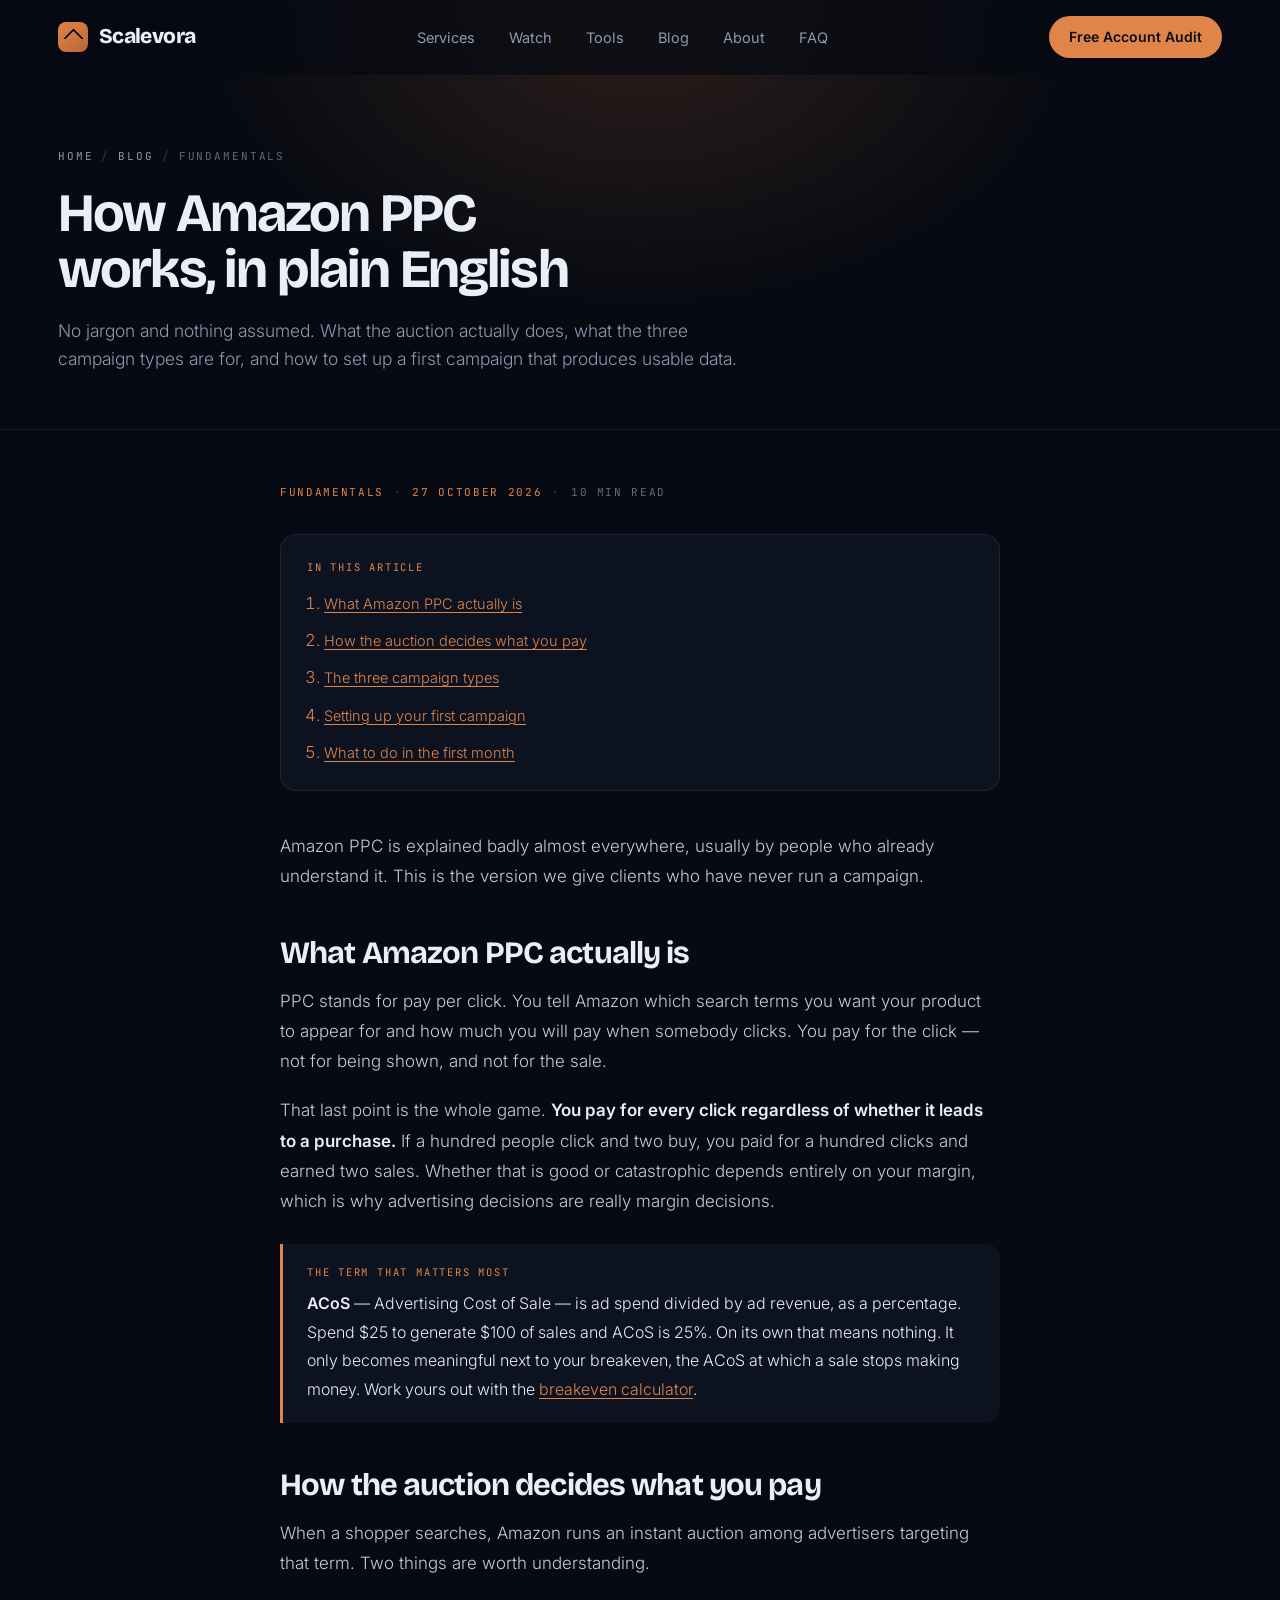
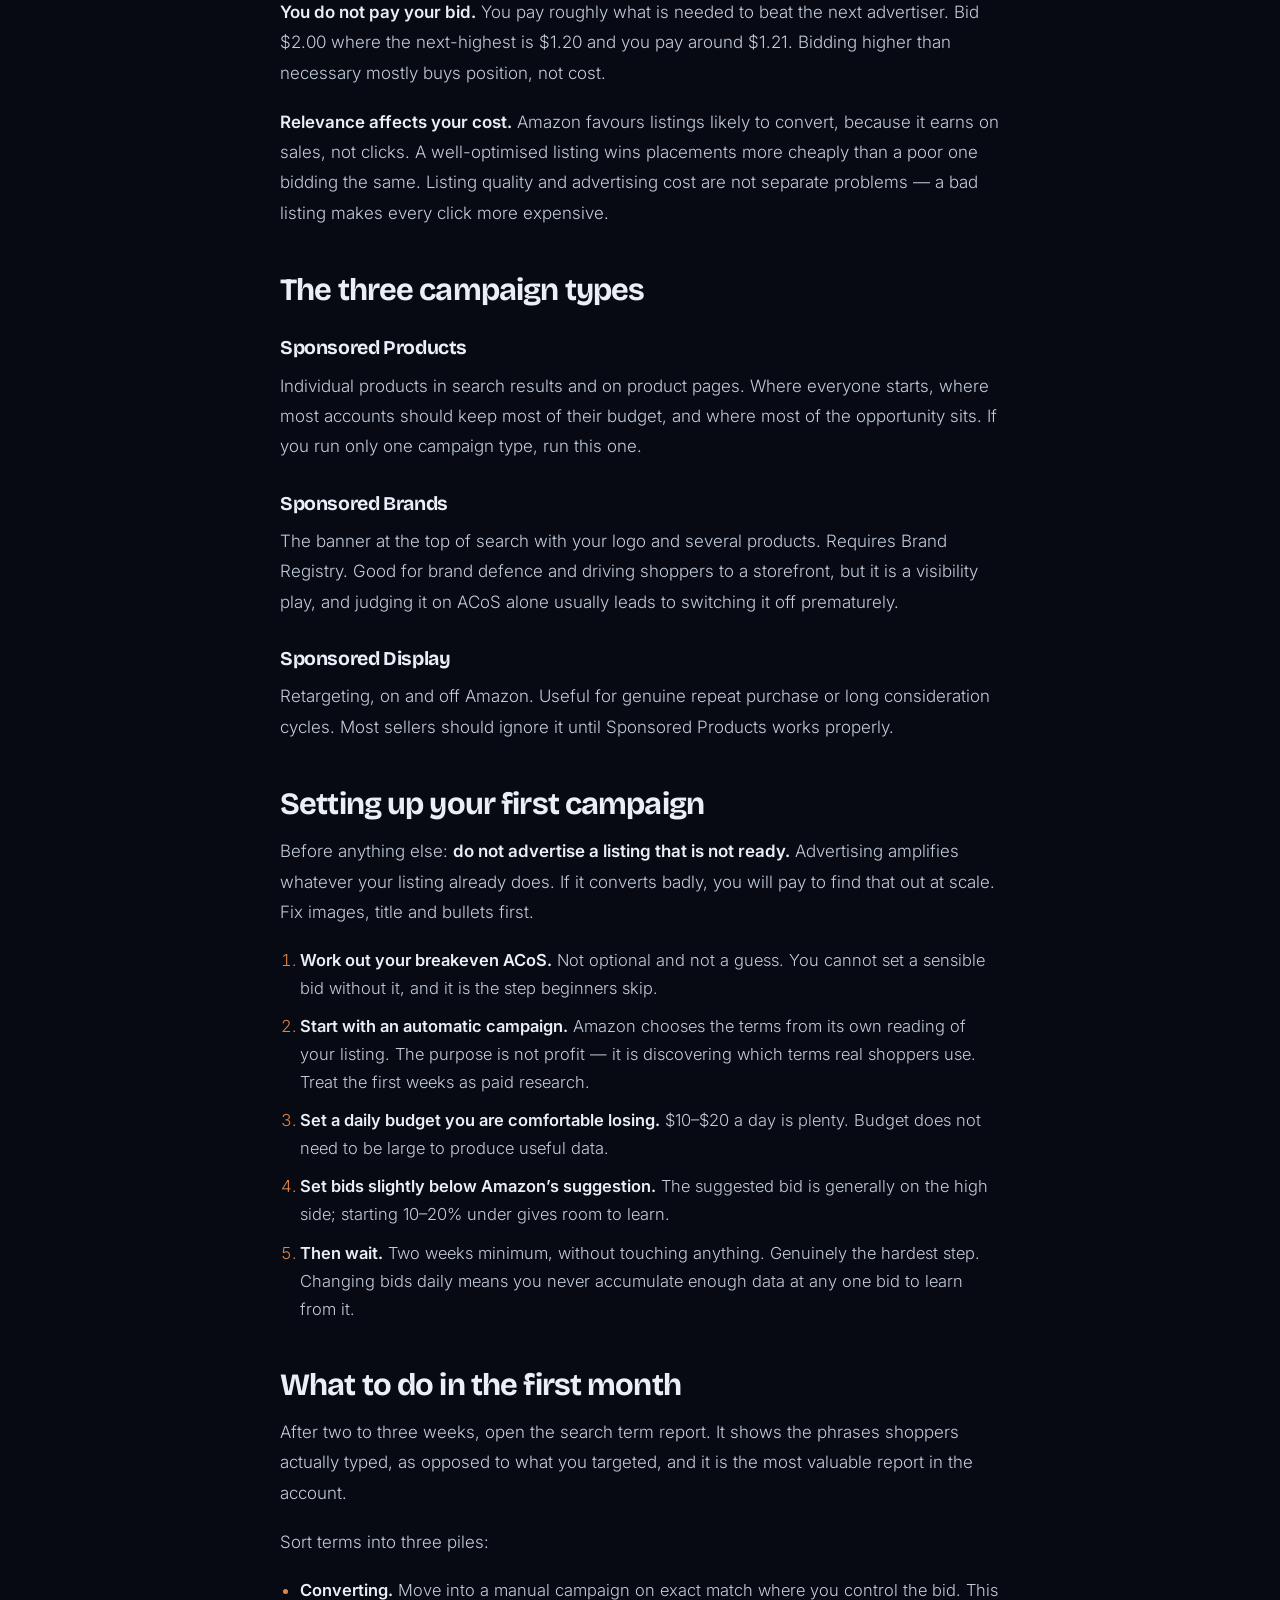
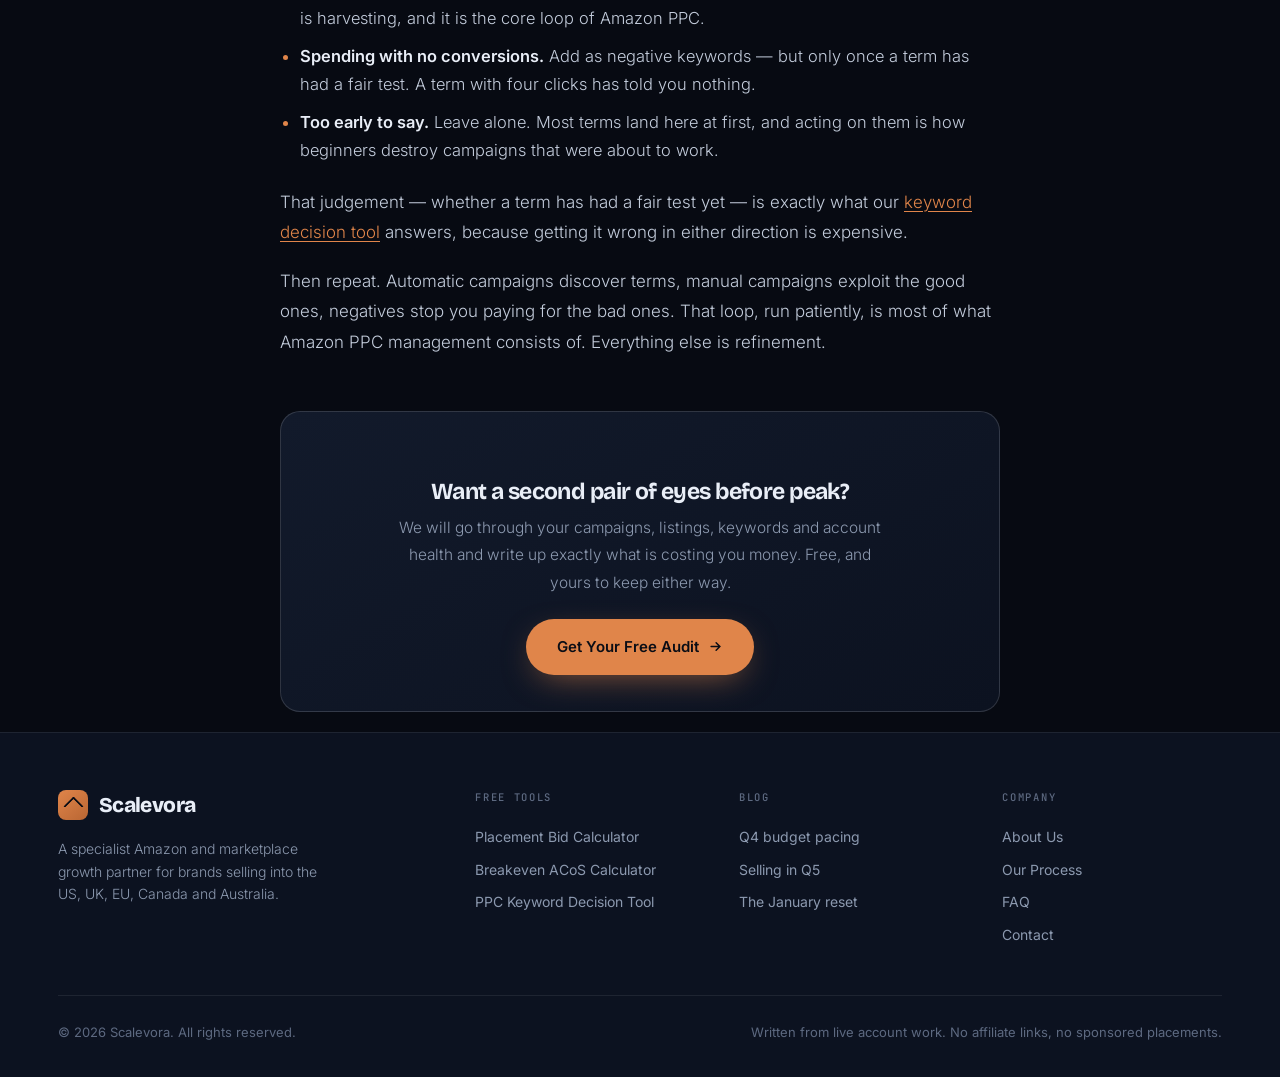
<file: blog/how-amazon-ppc-works.html>
<!DOCTYPE html>
<html lang="en">
<head>
<meta charset="utf-8">
<meta name="viewport" content="width=device-width, initial-scale=1">
<title>How Amazon PPC Works: A Plain-English Guide</title>
<meta name="description" content="What Amazon PPC is, how the auction sets what you pay, the three campaign types, and how to set up your first Sponsored Products campaign.">
<link rel="canonical" href="https://scalevora.co/blog/how-amazon-ppc-works">
<meta name="robots" content="index,follow,max-image-preview:large,max-snippet:-1">
<meta name="theme-color" content="#070A12">
<meta property="og:type" content="article">
<meta property="og:site_name" content="Scalevora">
<meta property="og:url" content="https://scalevora.co/blog/how-amazon-ppc-works">
<meta property="og:title" content="How Amazon PPC Works: A Plain-English Guide">
<meta property="og:description" content="What Amazon PPC is, how the auction sets what you pay, the three campaign types, and how to set up your first Sponsored Products campaign.">
<meta name="twitter:card" content="summary_large_image">
<meta name="twitter:title" content="How Amazon PPC Works: A Plain-English Guide">
<meta name="twitter:description" content="What Amazon PPC is, how the auction sets what you pay, the three campaign types, and how to set up your first Sponsored Products campaign.">
<link rel="preconnect" href="https://fonts.googleapis.com">
<link rel="preconnect" href="https://fonts.gstatic.com" crossorigin>
<link href="https://fonts.googleapis.com/css2?family=Bricolage+Grotesque:opsz,wght@12..96,400;12..96,600;12..96,700;12..96,800&family=Inter:wght@300;400;500;600&family=JetBrains+Mono:wght@400;500;700&display=swap" rel="stylesheet">
<link rel="stylesheet" href="/assets/site.css?v=20261029c">
<script type="application/ld+json">{"@context": "https://schema.org", "@type": "BlogPosting", "headline": "How Amazon PPC Works: A Plain-English Guide", "description": "What Amazon PPC is, how the auction sets what you pay, the three campaign types, and how to set up your first Sponsored Products campaign.", "datePublished": "2026-10-27", "dateModified": "2026-10-27", "keywords": "what is amazon ppc, how does amazon ppc work, how to set up amazon ppc, how to create amazon ppc campaign, amazon sponsored products", "inLanguage": "en", "mainEntityOfPage": {"@type": "WebPage", "@id": "https://scalevora.co/blog/how-amazon-ppc-works"}, "author": {"@type": "Person", "name": "Atique Ul Hasan", "jobTitle": "CEO & Marketplace Specialist"}, "publisher": {"@type": "Organization", "name": "Scalevora", "@id": "https://scalevora.co/#org"}}</script>
<script type="application/ld+json">{"@context": "https://schema.org", "@type": "BreadcrumbList", "itemListElement": [{"@type": "ListItem", "position": 1, "name": "Home", "item": "https://scalevora.co/"}, {"@type": "ListItem", "position": 2, "name": "Blog", "item": "https://scalevora.co/blog"}, {"@type": "ListItem", "position": 3, "name": "How Amazon PPC works, in plain English", "item": "https://scalevora.co/blog/how-amazon-ppc-works"}]}</script>






<!-- Scalevora site v2.5 | built 2026-10-29 | Second Search Console verification tag for scalevora.co. -->
</head>
<body>

<nav id="nav">
  <div class="nav-in">
    <a href="/" class="logo"><span class="logo-mark"></span>Scalevora</a>
    <div class="nav-links" id="navlinks">
      <a href="/#services">Services</a>
      <a href="/#watch">Watch</a>
      <a href="/tools">Tools</a>
      <a href="/blog">Blog</a>
      <a href="/#about">About</a>
      <a href="/#faq">FAQ</a>
    </div>
    <a href="/#contact" class="nav-cta">Free Account Audit</a>
    <div class="burger" id="burger"><span></span><span></span><span></span></div>
  </div>
</nav>

<header class="pagehead">
  <div class="wrap">
    <div class="crumb"><a href="/">Home</a><span>/</span><a href="/blog">Blog</a><span>/</span>Fundamentals</div>
    <h1>How Amazon PPC works, in plain English</h1>
    <p class="lede">No jargon and nothing assumed. What the auction actually does, what the three campaign types are for, and how to set up a first campaign that produces usable data.</p>
  </div>
</header>

<div class="wrap">
  <article class="article">
    <div class="post-meta" style="margin-bottom:0">
      <span>Fundamentals</span><span class="sep">&middot;</span>
      <time datetime="2026-10-27">27 October 2026</time><span class="sep">&middot;</span>
      <span class="rt">10 min read</span>
    </div>

    <div class="toc">
      <div class="ct">In this article</div>
      <ol>
<li><a href="#s1">What Amazon PPC actually is</a></li>
<li><a href="#s2">How the auction decides what you pay</a></li>
<li><a href="#s3">The three campaign types</a></li>
<li><a href="#s4">Setting up your first campaign</a></li>
<li><a href="#s5">What to do in the first month</a></li>
      </ol>
    </div>

<p>Amazon PPC is explained badly almost everywhere, usually by people who already understand it. This is the version we give clients who have never run a campaign.</p>

<h2 id="s1">What Amazon PPC actually is</h2>
<p>PPC stands for pay per click. You tell Amazon which search terms you want your product to appear for and how much you will pay when somebody clicks. You pay for the click &mdash; not for being shown, and not for the sale.</p>
<p>That last point is the whole game. <strong>You pay for every click regardless of whether it leads to a purchase.</strong> If a hundred people click and two buy, you paid for a hundred clicks and earned two sales. Whether that is good or catastrophic depends entirely on your margin, which is why advertising decisions are really margin decisions.</p>
<div class="callout"><div class="ct">The term that matters most</div><p><strong>ACoS</strong> &mdash; Advertising Cost of Sale &mdash; is ad spend divided by ad revenue, as a percentage. Spend $25 to generate $100 of sales and ACoS is 25%. On its own that means nothing. It only becomes meaningful next to your breakeven, the ACoS at which a sale stops making money. Work yours out with the <a href="/tools#breakeven">breakeven calculator</a>.</p></div>

<h2 id="s2">How the auction decides what you pay</h2>
<p>When a shopper searches, Amazon runs an instant auction among advertisers targeting that term. Two things are worth understanding.</p>
<p><strong>You do not pay your bid.</strong> You pay roughly what is needed to beat the next advertiser. Bid $2.00 where the next-highest is $1.20 and you pay around $1.21. Bidding higher than necessary mostly buys position, not cost.</p>
<p><strong>Relevance affects your cost.</strong> Amazon favours listings likely to convert, because it earns on sales, not clicks. A well-optimised listing wins placements more cheaply than a poor one bidding the same. Listing quality and advertising cost are not separate problems &mdash; a bad listing makes every click more expensive.</p>

<h2 id="s3">The three campaign types</h2>
<h3>Sponsored Products</h3>
<p>Individual products in search results and on product pages. Where everyone starts, where most accounts should keep most of their budget, and where most of the opportunity sits. If you run only one campaign type, run this one.</p>
<h3>Sponsored Brands</h3>
<p>The banner at the top of search with your logo and several products. Requires Brand Registry. Good for brand defence and driving shoppers to a storefront, but it is a visibility play, and judging it on ACoS alone usually leads to switching it off prematurely.</p>
<h3>Sponsored Display</h3>
<p>Retargeting, on and off Amazon. Useful for genuine repeat purchase or long consideration cycles. Most sellers should ignore it until Sponsored Products works properly.</p>

<h2 id="s4">Setting up your first campaign</h2>
<p>Before anything else: <strong>do not advertise a listing that is not ready.</strong> Advertising amplifies whatever your listing already does. If it converts badly, you will pay to find that out at scale. Fix images, title and bullets first.</p>
<ol>
<li><strong>Work out your breakeven ACoS.</strong> Not optional and not a guess. You cannot set a sensible bid without it, and it is the step beginners skip.</li>
<li><strong>Start with an automatic campaign.</strong> Amazon chooses the terms from its own reading of your listing. The purpose is not profit &mdash; it is discovering which terms real shoppers use. Treat the first weeks as paid research.</li>
<li><strong>Set a daily budget you are comfortable losing.</strong> $10&ndash;$20 a day is plenty. Budget does not need to be large to produce useful data.</li>
<li><strong>Set bids slightly below Amazon&rsquo;s suggestion.</strong> The suggested bid is generally on the high side; starting 10&ndash;20% under gives room to learn.</li>
<li><strong>Then wait.</strong> Two weeks minimum, without touching anything. Genuinely the hardest step. Changing bids daily means you never accumulate enough data at any one bid to learn from it.</li>
</ol>

<h2 id="s5">What to do in the first month</h2>
<p>After two to three weeks, open the search term report. It shows the phrases shoppers actually typed, as opposed to what you targeted, and it is the most valuable report in the account.</p>
<p>Sort terms into three piles:</p>
<ul>
<li><strong>Converting.</strong> Move into a manual campaign on exact match where you control the bid. This is harvesting, and it is the core loop of Amazon PPC.</li>
<li><strong>Spending with no conversions.</strong> Add as negative keywords &mdash; but only once a term has had a fair test. A term with four clicks has told you nothing.</li>
<li><strong>Too early to say.</strong> Leave alone. Most terms land here at first, and acting on them is how beginners destroy campaigns that were about to work.</li>
</ul>
<p>That judgement &mdash; whether a term has had a fair test yet &mdash; is exactly what our <a href="/tools#decision">keyword decision tool</a> answers, because getting it wrong in either direction is expensive.</p>
<p>Then repeat. Automatic campaigns discover terms, manual campaigns exploit the good ones, negatives stop you paying for the bad ones. That loop, run patiently, is most of what Amazon PPC management consists of. Everything else is refinement.</p>

    <div class="endcta">
      <h3>Want a second pair of eyes before peak?</h3>
      <p>We will go through your campaigns, listings, keywords and account health and write up exactly what is costing you money. Free, and yours to keep either way.</p>
      <a href="/#contact" class="btn btn-p">Get Your Free Audit
        <svg width="15" height="15" viewBox="0 0 24 24" fill="none" stroke="currentColor" stroke-width="2.4" stroke-linecap="round"><path d="M5 12h14M13 6l6 6-6 6"/></svg>
      </a>
    </div>
  </article>
</div>

<footer>
  <div class="wrap">
    <div class="f-grid">
      <div class="f-brand">
        <a href="/" class="logo"><span class="logo-mark"></span>Scalevora</a>
        <p>A specialist Amazon and marketplace growth partner for brands selling into the US, UK, EU, Canada and Australia.</p>
      </div>
      <div class="f-col">
        <h5>Free Tools</h5>
        <a href="/tools#placement">Placement Bid Calculator</a>
        <a href="/tools#breakeven">Breakeven ACoS Calculator</a>
        <a href="/tools#decision">PPC Keyword Decision Tool</a>
      </div>
      <div class="f-col">
        <h5>Blog</h5>
        <a href="/blog/q4-amazon-ppc-budget-pacing">Q4 budget pacing</a>
        <a href="/blog/q5-amazon-selling-after-christmas">Selling in Q5</a>
        <a href="/blog/january-amazon-ppc-reset">The January reset</a>
      </div>
      <div class="f-col">
        <h5>Company</h5>
        <a href="/#about">About Us</a>
        <a href="/#process">Our Process</a>
        <a href="/#faq">FAQ</a>
        <a href="mailto:atiqueulh@gmail.com">Contact</a>
      </div>
    </div>
    <div class="f-bot">
      <span>&copy; 2026 Scalevora. All rights reserved.</span>
      <span>Written from live account work. No affiliate links, no sponsored placements.</span>
    </div>
  </div>
</footer>

<script src="/assets/page.js?v=20261029c"></script>
</body>
</html>
</file>
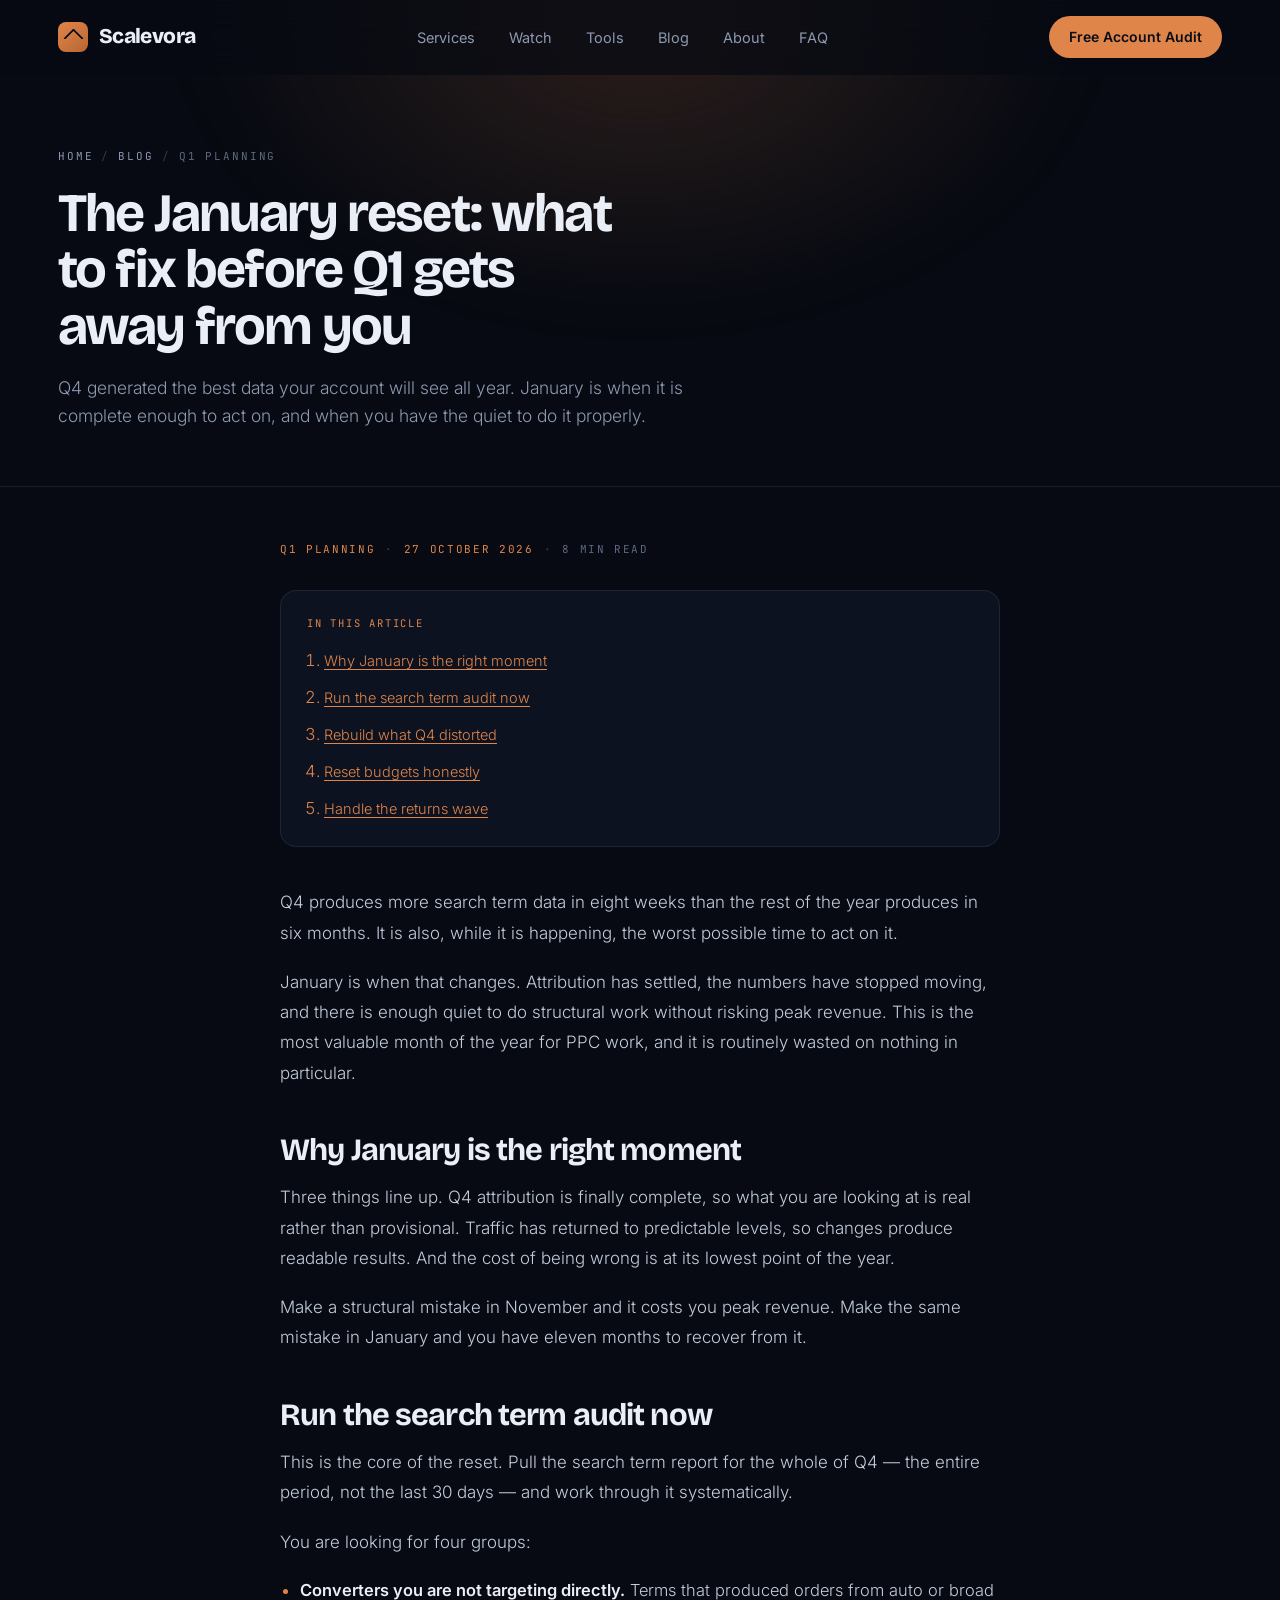
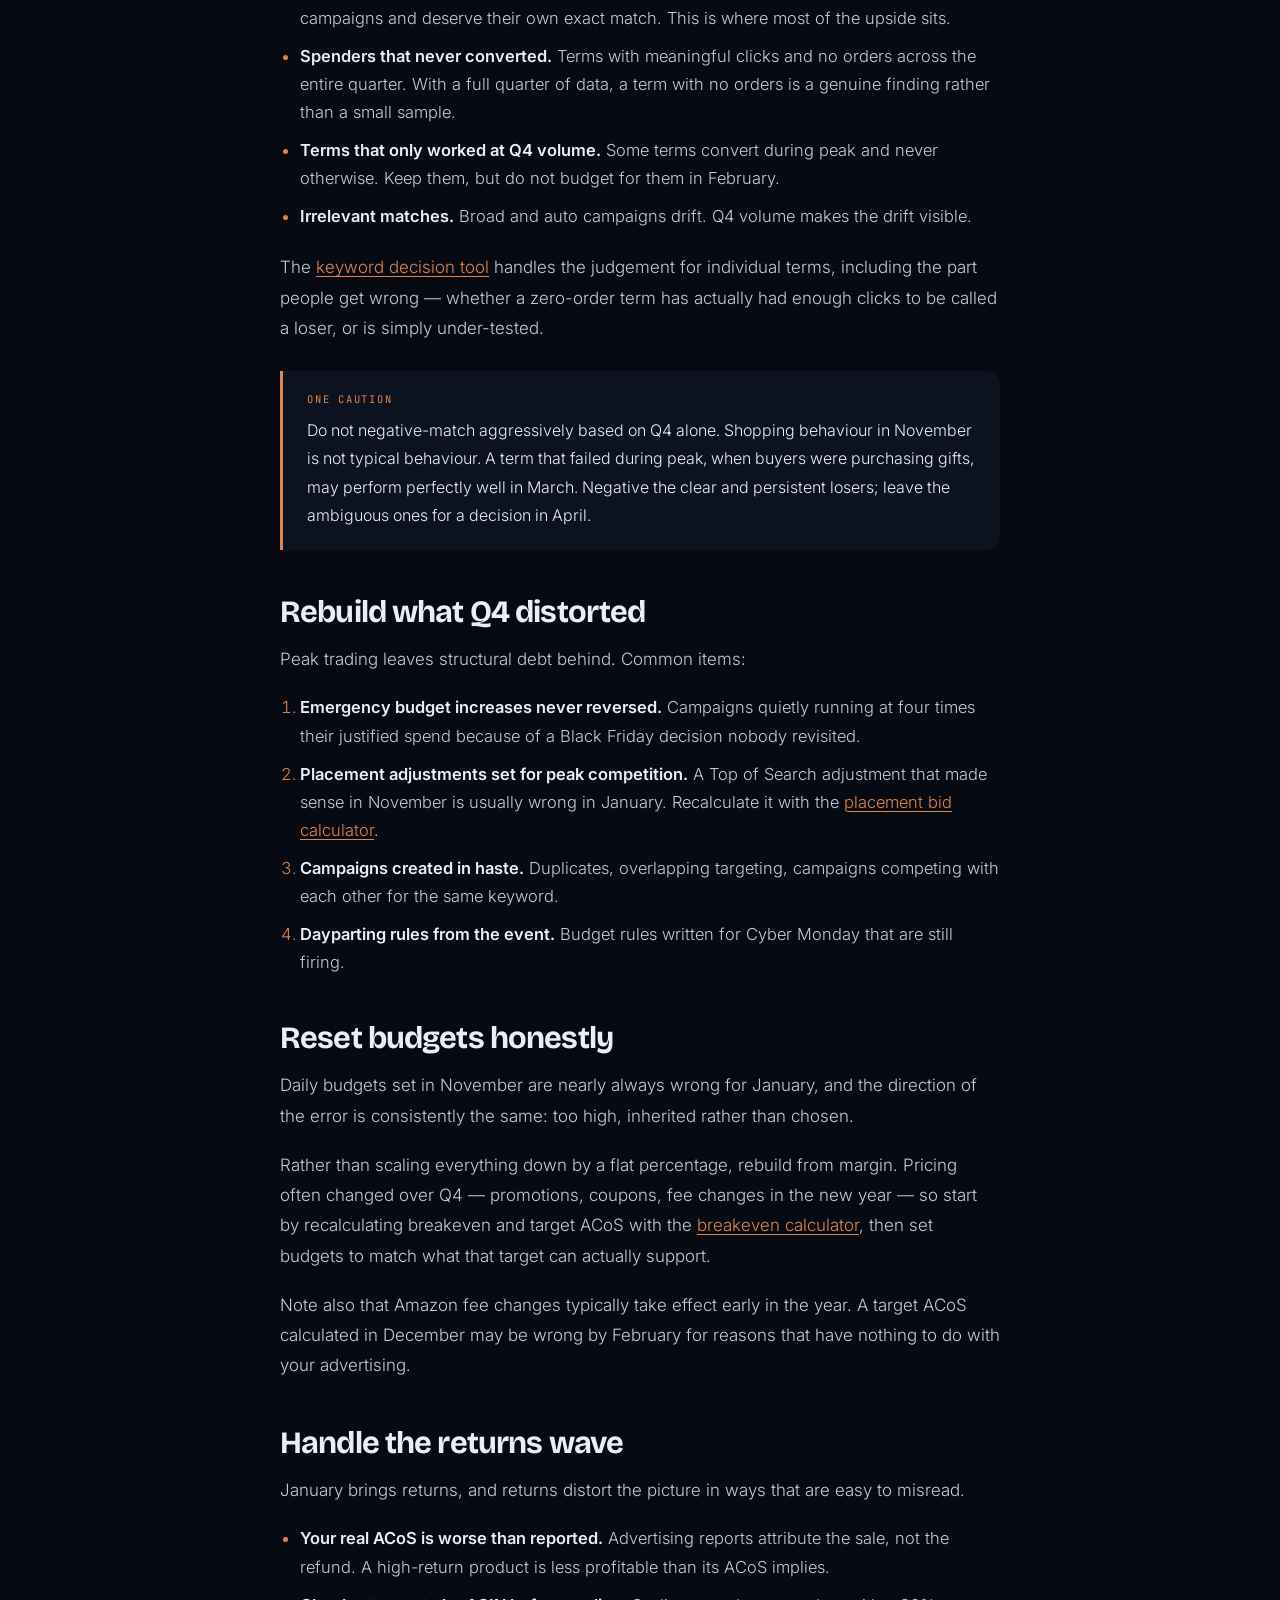
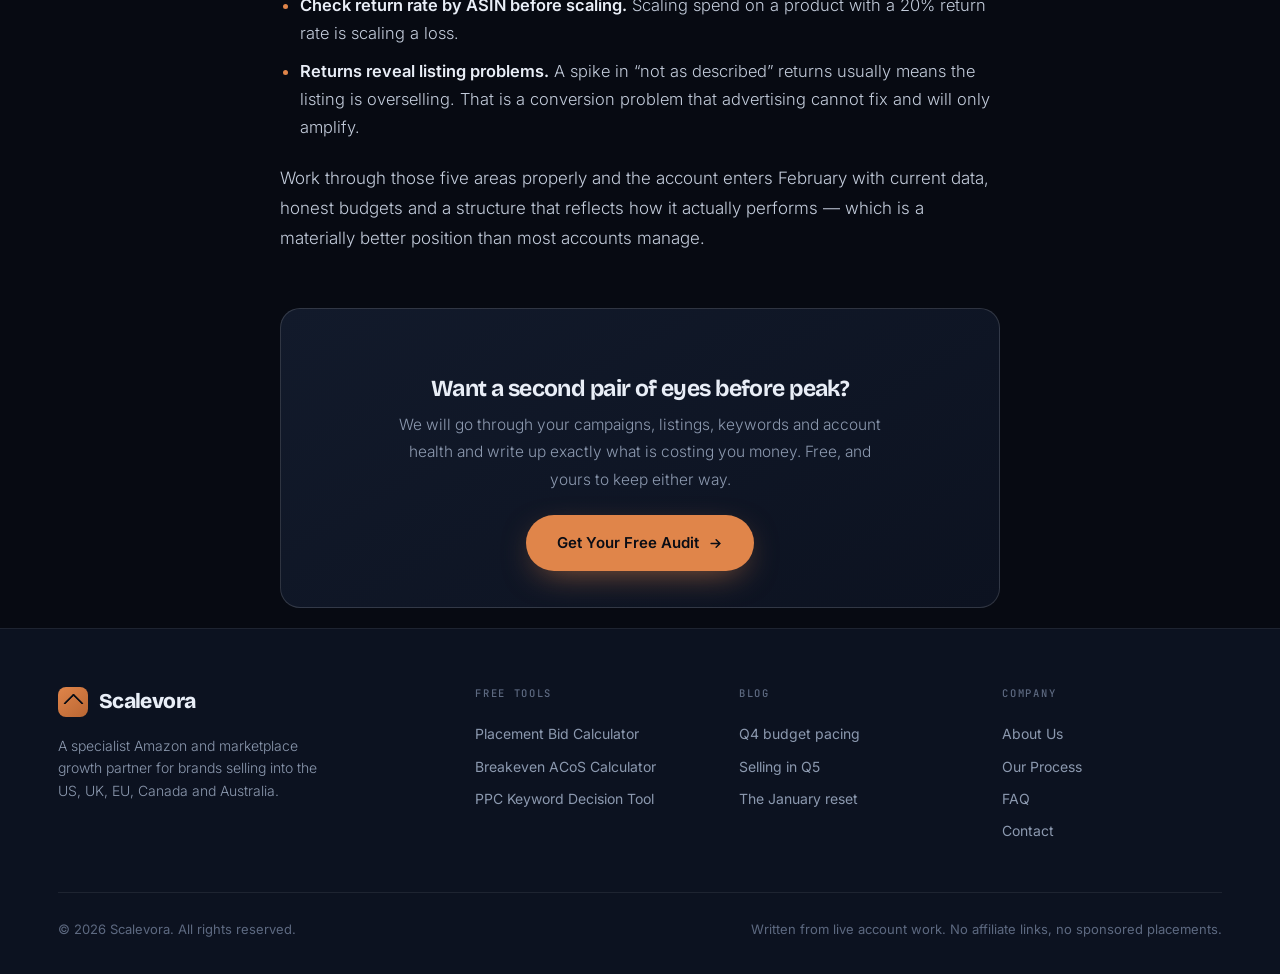
<file: blog/january-amazon-ppc-reset.html>
<!DOCTYPE html>
<html lang="en">
<head>
<meta charset="utf-8">
<meta name="viewport" content="width=device-width, initial-scale=1">
<title>The January Amazon PPC Reset: A Q1 Checklist</title>
<meta name="description" content="Q4 data is finally complete in January. A practical Amazon PPC reset: search term audit, structure rebuild, budget reset and returns.">
<link rel="canonical" href="https://scalevora.co/blog/january-amazon-ppc-reset">
<meta name="robots" content="index,follow,max-image-preview:large,max-snippet:-1">
<meta name="theme-color" content="#070A12">
<meta property="og:type" content="article">
<meta property="og:site_name" content="Scalevora">
<meta property="og:url" content="https://scalevora.co/blog/january-amazon-ppc-reset">
<meta property="og:title" content="The January Amazon PPC Reset: A Q1 Checklist">
<meta property="og:description" content="Q4 data is finally complete in January. A practical Amazon PPC reset: search term audit, structure rebuild, budget reset and returns.">
<meta name="twitter:card" content="summary_large_image">
<meta name="twitter:title" content="The January Amazon PPC Reset: A Q1 Checklist">
<meta name="twitter:description" content="Q4 data is finally complete in January. A practical Amazon PPC reset: search term audit, structure rebuild, budget reset and returns.">
<link rel="preconnect" href="https://fonts.googleapis.com">
<link rel="preconnect" href="https://fonts.gstatic.com" crossorigin>
<link href="https://fonts.googleapis.com/css2?family=Bricolage+Grotesque:opsz,wght@12..96,400;12..96,600;12..96,700;12..96,800&family=Inter:wght@300;400;500;600&family=JetBrains+Mono:wght@400;500;700&display=swap" rel="stylesheet">
<link rel="stylesheet" href="/assets/site.css?v=20261029c">
<script type="application/ld+json">{"@context": "https://schema.org", "@type": "BlogPosting", "headline": "The January Amazon PPC Reset: A Q1 Checklist", "description": "Q4 data is finally complete in January. A practical Amazon PPC reset: search term audit, structure rebuild, budget reset and returns.", "datePublished": "2026-10-27", "dateModified": "2026-10-27", "keywords": "january amazon ppc, amazon ppc audit, q1 amazon advertising strategy, amazon ppc reset", "inLanguage": "en", "mainEntityOfPage": {"@type": "WebPage", "@id": "https://scalevora.co/blog/january-amazon-ppc-reset"}, "author": {"@type": "Person", "name": "Atique Ul Hasan", "jobTitle": "CEO & Marketplace Specialist"}, "publisher": {"@type": "Organization", "name": "Scalevora", "@id": "https://scalevora.co/#org"}}</script>
<script type="application/ld+json">{"@context": "https://schema.org", "@type": "BreadcrumbList", "itemListElement": [{"@type": "ListItem", "position": 1, "name": "Home", "item": "https://scalevora.co/"}, {"@type": "ListItem", "position": 2, "name": "Blog", "item": "https://scalevora.co/blog"}, {"@type": "ListItem", "position": 3, "name": "The January reset: what to fix before Q1 gets away from you", "item": "https://scalevora.co/blog/january-amazon-ppc-reset"}]}</script>






<!-- Scalevora site v2.5 | built 2026-10-29 | Second Search Console verification tag for scalevora.co. -->
</head>
<body>

<nav id="nav">
  <div class="nav-in">
    <a href="/" class="logo"><span class="logo-mark"></span>Scalevora</a>
    <div class="nav-links" id="navlinks">
      <a href="/#services">Services</a>
      <a href="/#watch">Watch</a>
      <a href="/tools">Tools</a>
      <a href="/blog">Blog</a>
      <a href="/#about">About</a>
      <a href="/#faq">FAQ</a>
    </div>
    <a href="/#contact" class="nav-cta">Free Account Audit</a>
    <div class="burger" id="burger"><span></span><span></span><span></span></div>
  </div>
</nav>

<header class="pagehead">
  <div class="wrap">
    <div class="crumb"><a href="/">Home</a><span>/</span><a href="/blog">Blog</a><span>/</span>Q1 Planning</div>
    <h1>The January reset: what to fix before Q1 gets away from you</h1>
    <p class="lede">Q4 generated the best data your account will see all year. January is when it is complete enough to act on, and when you have the quiet to do it properly.</p>
  </div>
</header>

<div class="wrap">
  <article class="article">
    <div class="post-meta" style="margin-bottom:0">
      <span>Q1 Planning</span><span class="sep">&middot;</span>
      <time datetime="2026-10-27">27 October 2026</time><span class="sep">&middot;</span>
      <span class="rt">8 min read</span>
    </div>

    <div class="toc">
      <div class="ct">In this article</div>
      <ol>
<li><a href="#s1">Why January is the right moment</a></li>
<li><a href="#s2">Run the search term audit now</a></li>
<li><a href="#s3">Rebuild what Q4 distorted</a></li>
<li><a href="#s4">Reset budgets honestly</a></li>
<li><a href="#s5">Handle the returns wave</a></li>
      </ol>
    </div>

<p>Q4 produces more search term data in eight weeks than the rest of the year produces in six months. It is also, while it is happening, the worst possible time to act on it.</p>
<p>January is when that changes. Attribution has settled, the numbers have stopped moving, and there is enough quiet to do structural work without risking peak revenue. This is the most valuable month of the year for PPC work, and it is routinely wasted on nothing in particular.</p>

<h2 id="s1">Why January is the right moment</h2>
<p>Three things line up. Q4 attribution is finally complete, so what you are looking at is real rather than provisional. Traffic has returned to predictable levels, so changes produce readable results. And the cost of being wrong is at its lowest point of the year.</p>
<p>Make a structural mistake in November and it costs you peak revenue. Make the same mistake in January and you have eleven months to recover from it.</p>

<h2 id="s2">Run the search term audit now</h2>
<p>This is the core of the reset. Pull the search term report for the whole of Q4 &mdash; the entire period, not the last 30 days &mdash; and work through it systematically.</p>
<p>You are looking for four groups:</p>
<ul>
<li><strong>Converters you are not targeting directly.</strong> Terms that produced orders from auto or broad campaigns and deserve their own exact match. This is where most of the upside sits.</li>
<li><strong>Spenders that never converted.</strong> Terms with meaningful clicks and no orders across the entire quarter. With a full quarter of data, a term with no orders is a genuine finding rather than a small sample.</li>
<li><strong>Terms that only worked at Q4 volume.</strong> Some terms convert during peak and never otherwise. Keep them, but do not budget for them in February.</li>
<li><strong>Irrelevant matches.</strong> Broad and auto campaigns drift. Q4 volume makes the drift visible.</li>
</ul>
<p>The <a href="/tools#decision">keyword decision tool</a> handles the judgement for individual terms, including the part people get wrong &mdash; whether a zero-order term has actually had enough clicks to be called a loser, or is simply under-tested.</p>
<div class="callout"><div class="ct">One caution</div><p>Do not negative-match aggressively based on Q4 alone. Shopping behaviour in November is not typical behaviour. A term that failed during peak, when buyers were purchasing gifts, may perform perfectly well in March. Negative the clear and persistent losers; leave the ambiguous ones for a decision in April.</p></div>

<h2 id="s3">Rebuild what Q4 distorted</h2>
<p>Peak trading leaves structural debt behind. Common items:</p>
<ol>
<li><strong>Emergency budget increases never reversed.</strong> Campaigns quietly running at four times their justified spend because of a Black Friday decision nobody revisited.</li>
<li><strong>Placement adjustments set for peak competition.</strong> A Top of Search adjustment that made sense in November is usually wrong in January. Recalculate it with the <a href="/tools#placement">placement bid calculator</a>.</li>
<li><strong>Campaigns created in haste.</strong> Duplicates, overlapping targeting, campaigns competing with each other for the same keyword.</li>
<li><strong>Dayparting rules from the event.</strong> Budget rules written for Cyber Monday that are still firing.</li>
</ol>

<h2 id="s4">Reset budgets honestly</h2>
<p>Daily budgets set in November are nearly always wrong for January, and the direction of the error is consistently the same: too high, inherited rather than chosen.</p>
<p>Rather than scaling everything down by a flat percentage, rebuild from margin. Pricing often changed over Q4 &mdash; promotions, coupons, fee changes in the new year &mdash; so start by recalculating breakeven and target ACoS with the <a href="/tools#breakeven">breakeven calculator</a>, then set budgets to match what that target can actually support.</p>
<p>Note also that Amazon fee changes typically take effect early in the year. A target ACoS calculated in December may be wrong by February for reasons that have nothing to do with your advertising.</p>

<h2 id="s5">Handle the returns wave</h2>
<p>January brings returns, and returns distort the picture in ways that are easy to misread.</p>
<ul>
<li><strong>Your real ACoS is worse than reported.</strong> Advertising reports attribute the sale, not the refund. A high-return product is less profitable than its ACoS implies.</li>
<li><strong>Check return rate by ASIN before scaling.</strong> Scaling spend on a product with a 20% return rate is scaling a loss.</li>
<li><strong>Returns reveal listing problems.</strong> A spike in &ldquo;not as described&rdquo; returns usually means the listing is overselling. That is a conversion problem that advertising cannot fix and will only amplify.</li>
</ul>
<p>Work through those five areas properly and the account enters February with current data, honest budgets and a structure that reflects how it actually performs &mdash; which is a materially better position than most accounts manage.</p>

    <div class="endcta">
      <h3>Want a second pair of eyes before peak?</h3>
      <p>We will go through your campaigns, listings, keywords and account health and write up exactly what is costing you money. Free, and yours to keep either way.</p>
      <a href="/#contact" class="btn btn-p">Get Your Free Audit
        <svg width="15" height="15" viewBox="0 0 24 24" fill="none" stroke="currentColor" stroke-width="2.4" stroke-linecap="round"><path d="M5 12h14M13 6l6 6-6 6"/></svg>
      </a>
    </div>
  </article>
</div>

<footer>
  <div class="wrap">
    <div class="f-grid">
      <div class="f-brand">
        <a href="/" class="logo"><span class="logo-mark"></span>Scalevora</a>
        <p>A specialist Amazon and marketplace growth partner for brands selling into the US, UK, EU, Canada and Australia.</p>
      </div>
      <div class="f-col">
        <h5>Free Tools</h5>
        <a href="/tools#placement">Placement Bid Calculator</a>
        <a href="/tools#breakeven">Breakeven ACoS Calculator</a>
        <a href="/tools#decision">PPC Keyword Decision Tool</a>
      </div>
      <div class="f-col">
        <h5>Blog</h5>
        <a href="/blog/q4-amazon-ppc-budget-pacing">Q4 budget pacing</a>
        <a href="/blog/q5-amazon-selling-after-christmas">Selling in Q5</a>
        <a href="/blog/january-amazon-ppc-reset">The January reset</a>
      </div>
      <div class="f-col">
        <h5>Company</h5>
        <a href="/#about">About Us</a>
        <a href="/#process">Our Process</a>
        <a href="/#faq">FAQ</a>
        <a href="mailto:atiqueulh@gmail.com">Contact</a>
      </div>
    </div>
    <div class="f-bot">
      <span>&copy; 2026 Scalevora. All rights reserved.</span>
      <span>Written from live account work. No affiliate links, no sponsored placements.</span>
    </div>
  </div>
</footer>

<script src="/assets/page.js?v=20261029c"></script>
</body>
</html>
</file>
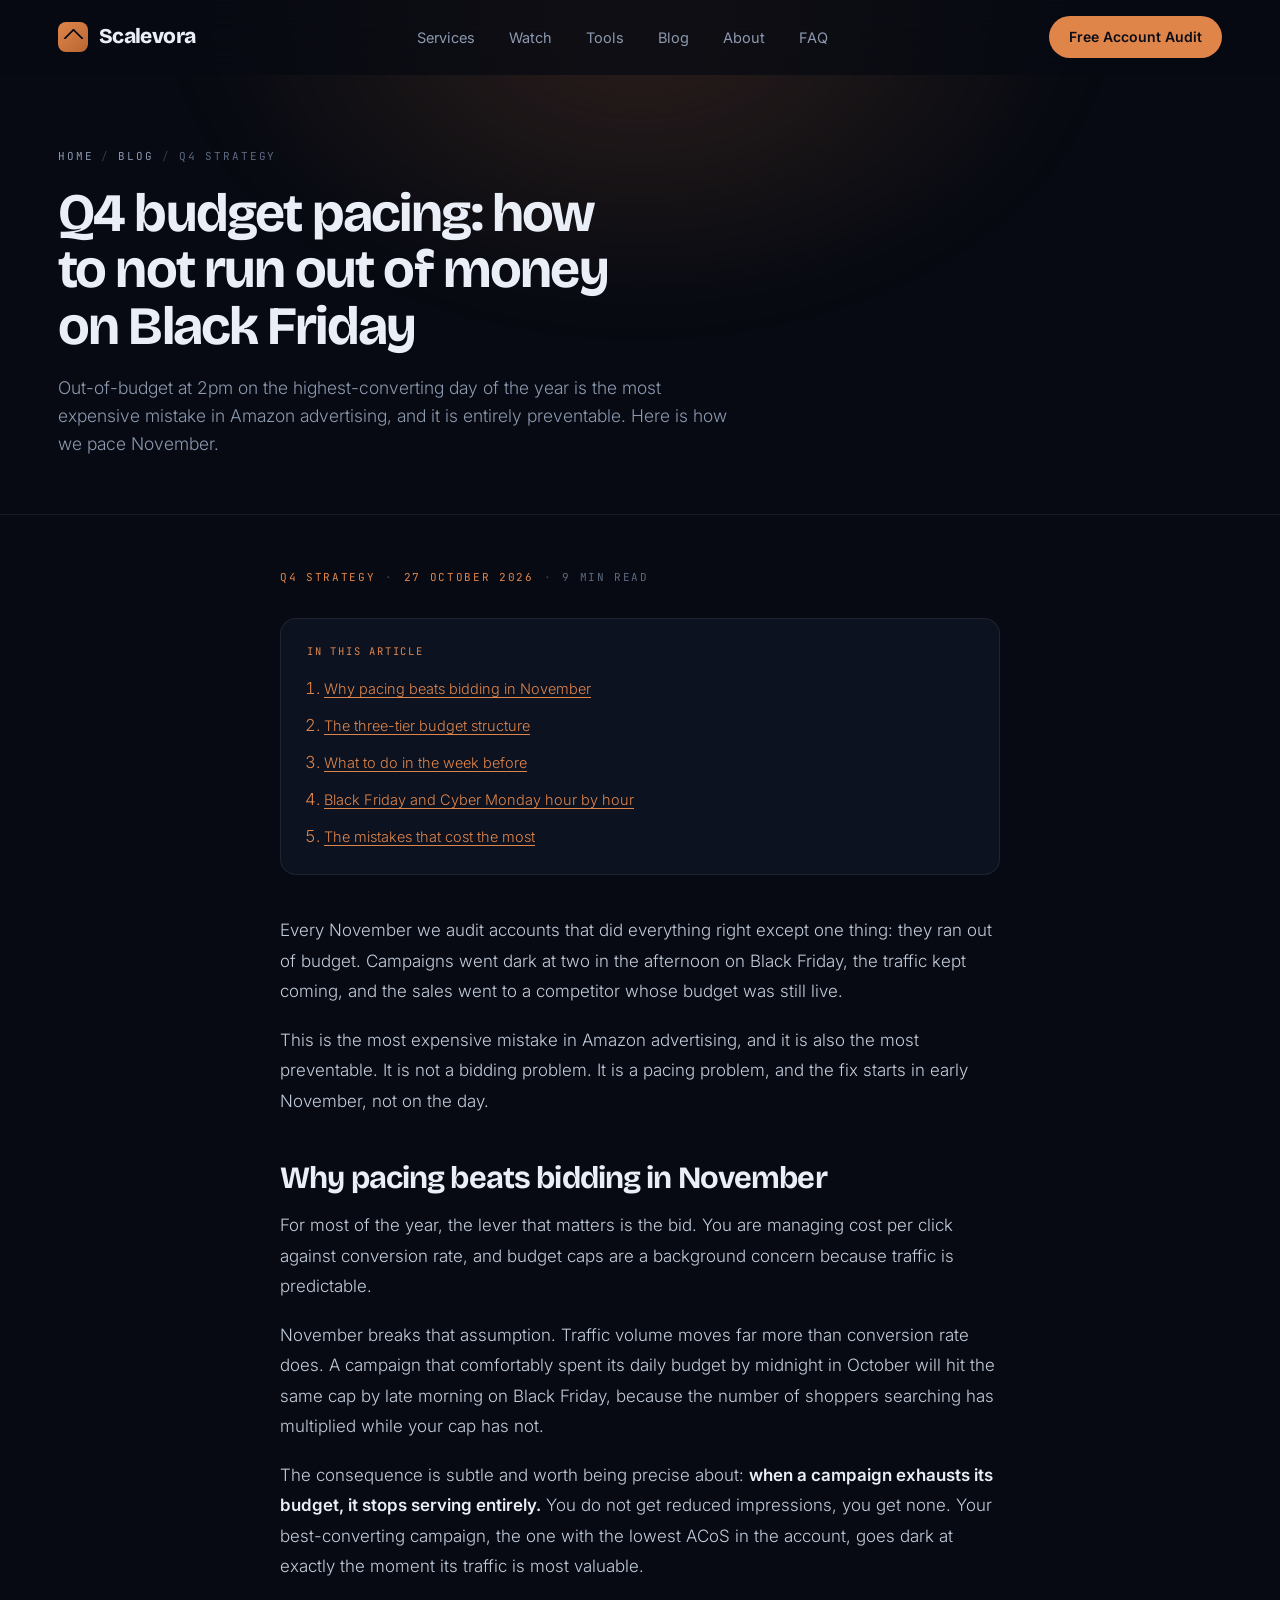
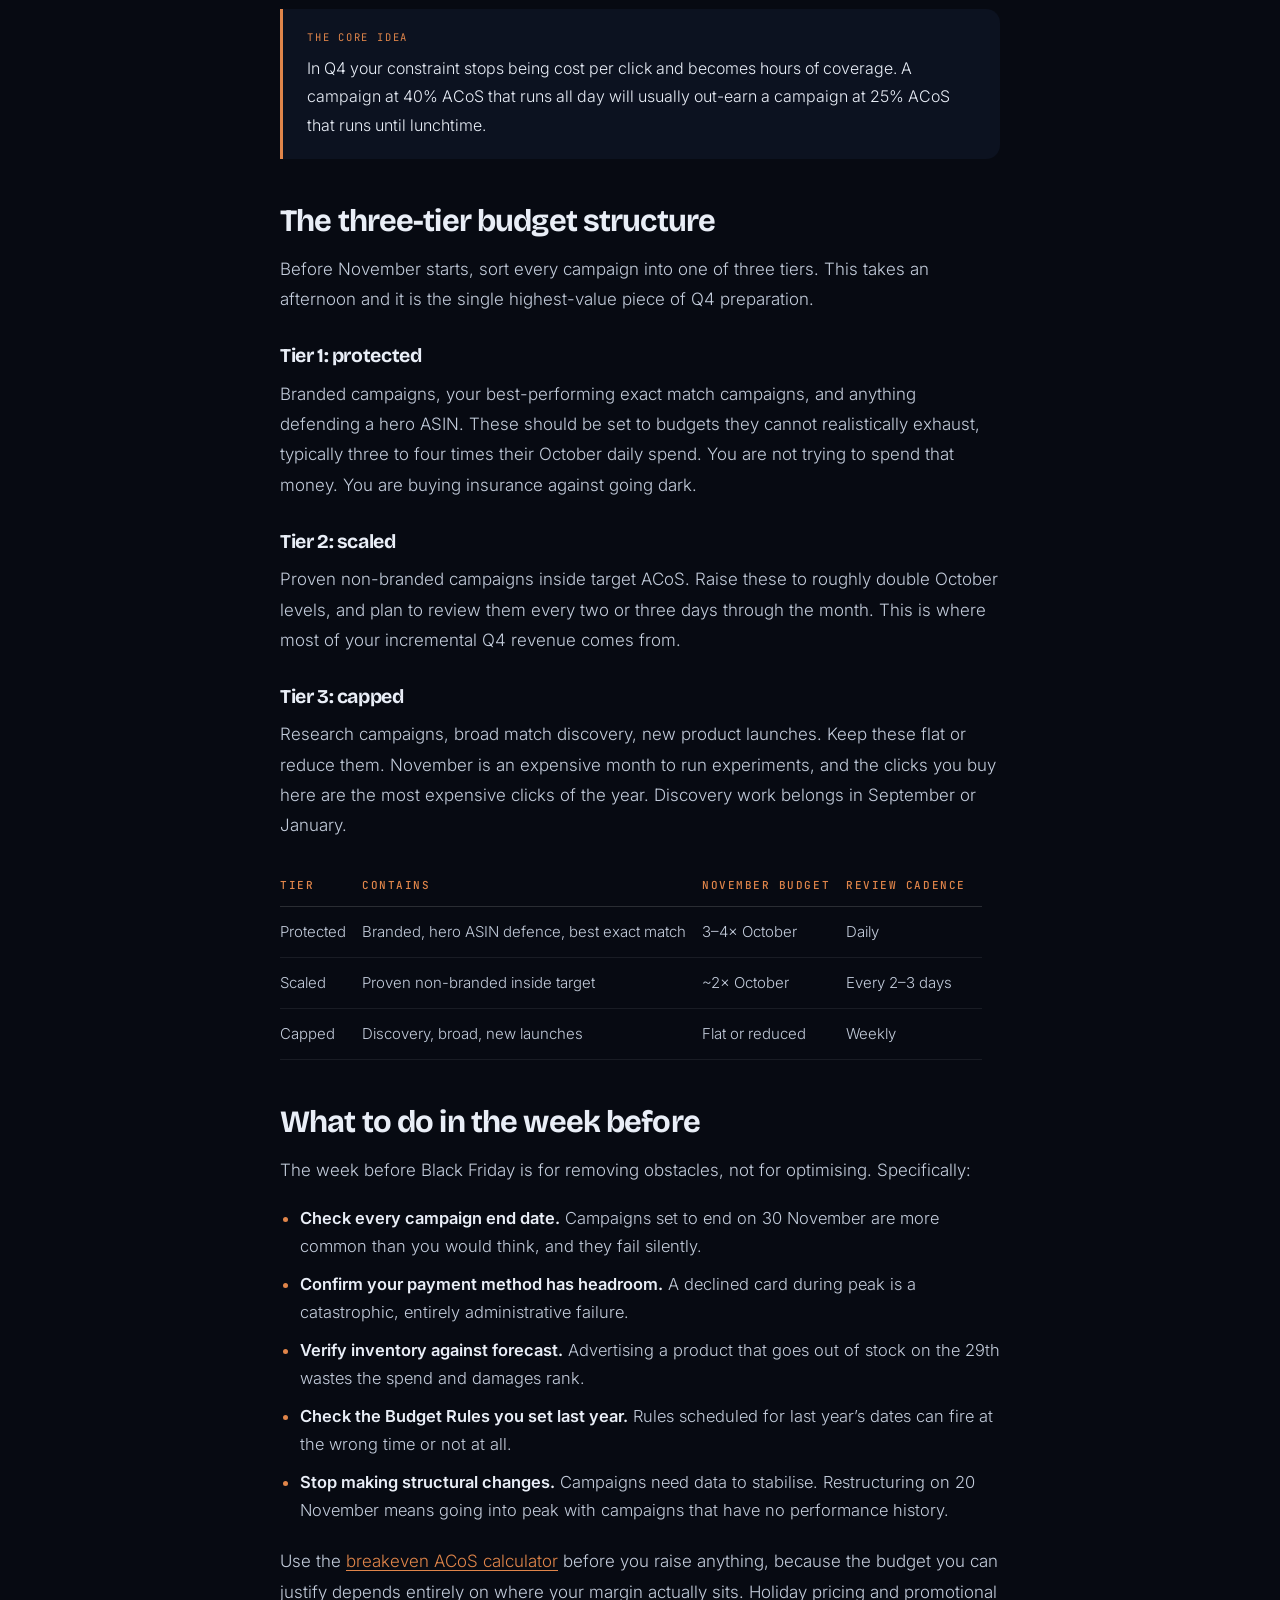
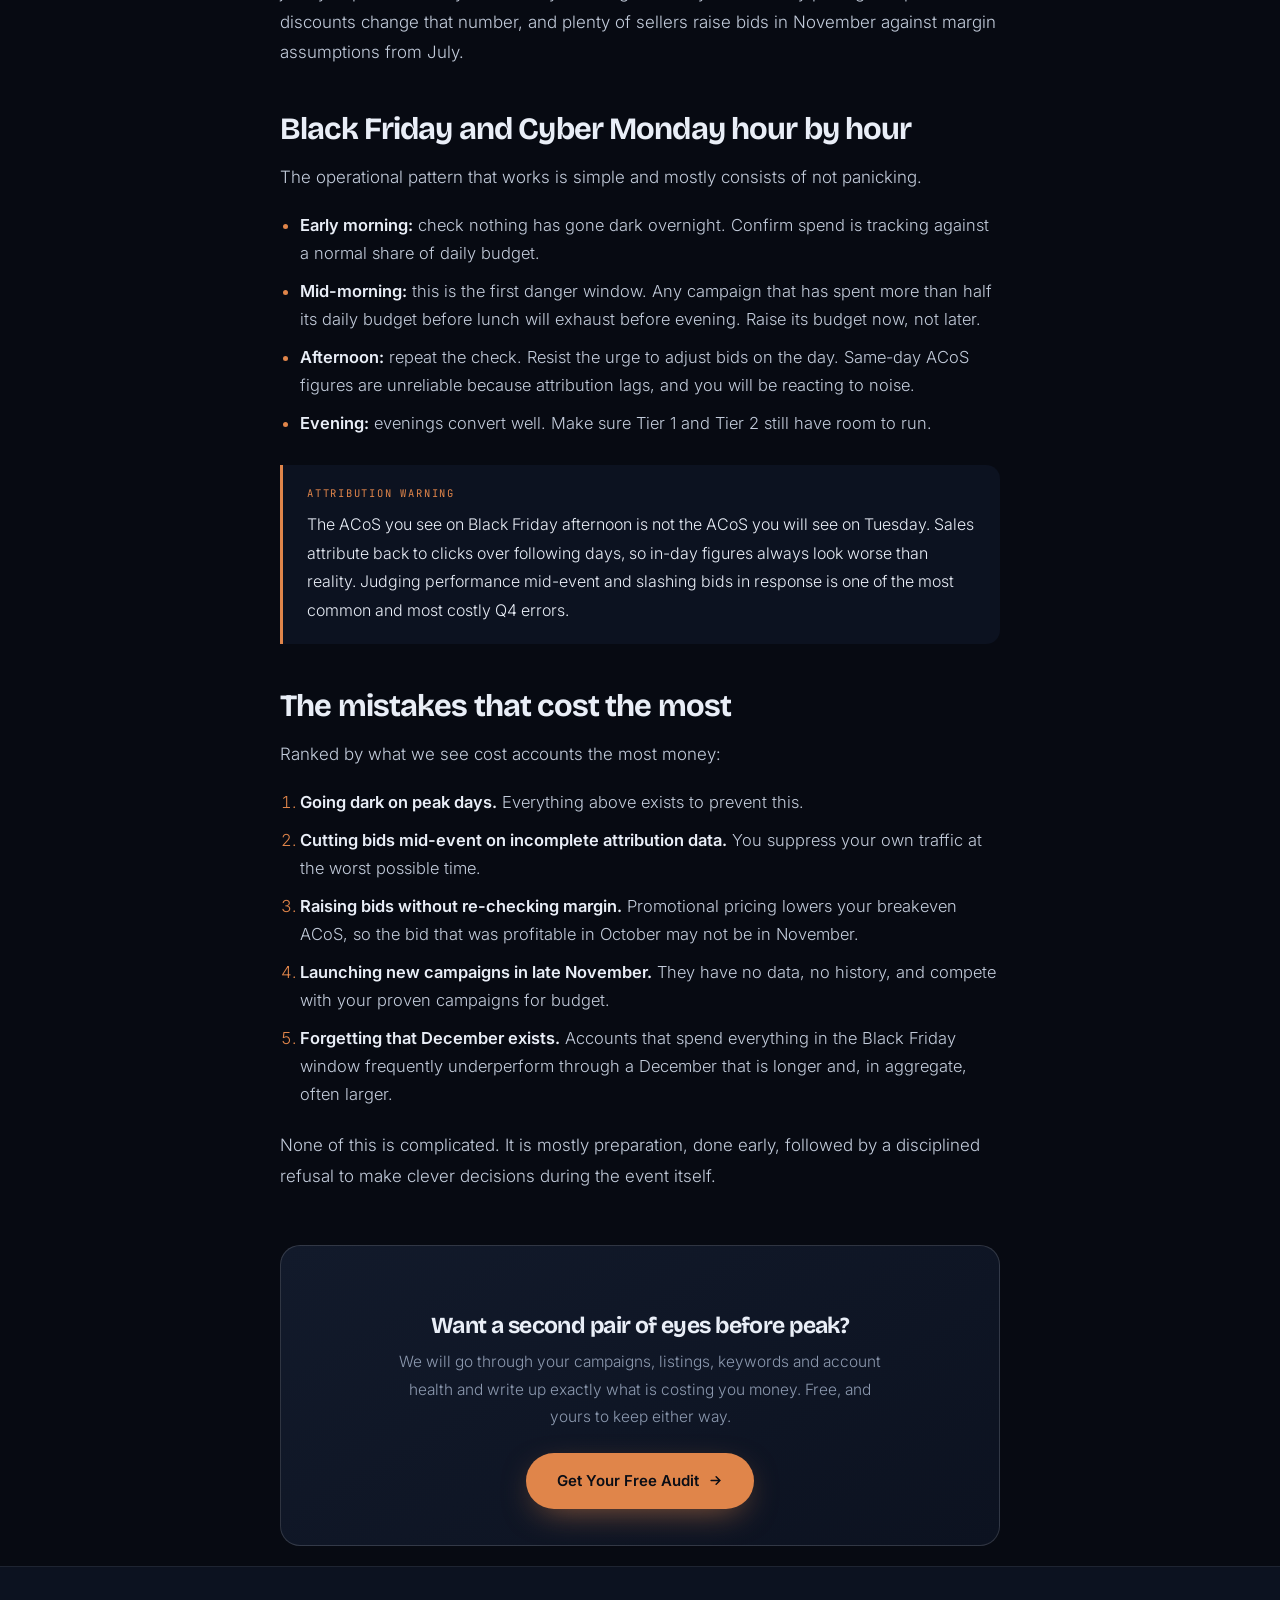
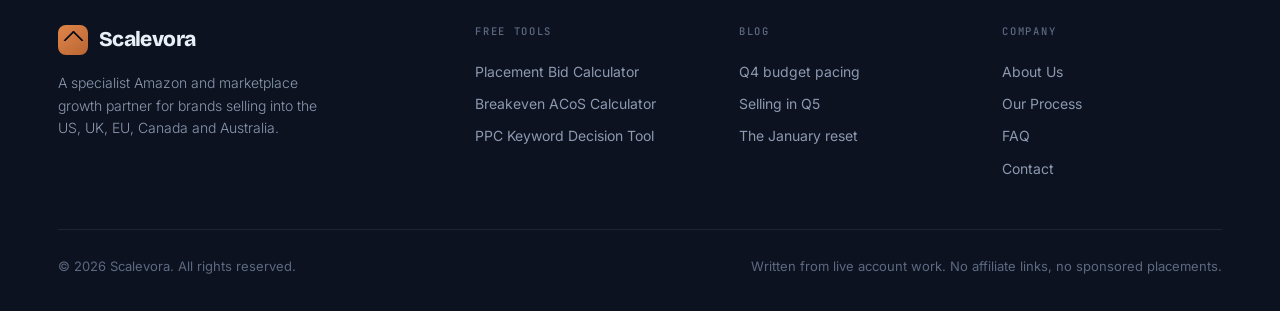
<file: blog/q4-amazon-ppc-budget-pacing.html>
<!DOCTYPE html>
<html lang="en">
<head>
<meta charset="utf-8">
<meta name="viewport" content="width=device-width, initial-scale=1">
<title>Amazon Q4 PPC Budget Pacing for Black Friday</title>
<meta name="description" content="Most Q4 PPC losses are bad pacing, not bad bids. How to structure Amazon ad budgets so your best campaigns still run on Cyber Monday.">
<link rel="canonical" href="https://scalevora.co/blog/q4-amazon-ppc-budget-pacing">
<meta name="robots" content="index,follow,max-image-preview:large,max-snippet:-1">
<meta name="theme-color" content="#070A12">
<meta property="og:type" content="article">
<meta property="og:site_name" content="Scalevora">
<meta property="og:url" content="https://scalevora.co/blog/q4-amazon-ppc-budget-pacing">
<meta property="og:title" content="Amazon Q4 PPC Budget Pacing for Black Friday">
<meta property="og:description" content="Most Q4 PPC losses are bad pacing, not bad bids. How to structure Amazon ad budgets so your best campaigns still run on Cyber Monday.">
<meta name="twitter:card" content="summary_large_image">
<meta name="twitter:title" content="Amazon Q4 PPC Budget Pacing for Black Friday">
<meta name="twitter:description" content="Most Q4 PPC losses are bad pacing, not bad bids. How to structure Amazon ad budgets so your best campaigns still run on Cyber Monday.">
<link rel="preconnect" href="https://fonts.googleapis.com">
<link rel="preconnect" href="https://fonts.gstatic.com" crossorigin>
<link href="https://fonts.googleapis.com/css2?family=Bricolage+Grotesque:opsz,wght@12..96,400;12..96,600;12..96,700;12..96,800&family=Inter:wght@300;400;500;600&family=JetBrains+Mono:wght@400;500;700&display=swap" rel="stylesheet">
<link rel="stylesheet" href="/assets/site.css?v=20261029c">
<script type="application/ld+json">{"@context": "https://schema.org", "@type": "BlogPosting", "headline": "Amazon Q4 PPC Budget Pacing for Black Friday", "description": "Most Q4 PPC losses are bad pacing, not bad bids. How to structure Amazon ad budgets so your best campaigns still run on Cyber Monday.", "datePublished": "2026-10-27", "dateModified": "2026-10-27", "keywords": "amazon ppc budget pacing, black friday amazon ppc, cyber monday amazon advertising, q4 amazon ppc strategy", "inLanguage": "en", "mainEntityOfPage": {"@type": "WebPage", "@id": "https://scalevora.co/blog/q4-amazon-ppc-budget-pacing"}, "author": {"@type": "Person", "name": "Atique Ul Hasan", "jobTitle": "CEO & Marketplace Specialist"}, "publisher": {"@type": "Organization", "name": "Scalevora", "@id": "https://scalevora.co/#org"}}</script>
<script type="application/ld+json">{"@context": "https://schema.org", "@type": "BreadcrumbList", "itemListElement": [{"@type": "ListItem", "position": 1, "name": "Home", "item": "https://scalevora.co/"}, {"@type": "ListItem", "position": 2, "name": "Blog", "item": "https://scalevora.co/blog"}, {"@type": "ListItem", "position": 3, "name": "Q4 budget pacing: how to not run out of money on Black Friday", "item": "https://scalevora.co/blog/q4-amazon-ppc-budget-pacing"}]}</script>






<!-- Scalevora site v2.5 | built 2026-10-29 | Second Search Console verification tag for scalevora.co. -->
</head>
<body>

<nav id="nav">
  <div class="nav-in">
    <a href="/" class="logo"><span class="logo-mark"></span>Scalevora</a>
    <div class="nav-links" id="navlinks">
      <a href="/#services">Services</a>
      <a href="/#watch">Watch</a>
      <a href="/tools">Tools</a>
      <a href="/blog">Blog</a>
      <a href="/#about">About</a>
      <a href="/#faq">FAQ</a>
    </div>
    <a href="/#contact" class="nav-cta">Free Account Audit</a>
    <div class="burger" id="burger"><span></span><span></span><span></span></div>
  </div>
</nav>

<header class="pagehead">
  <div class="wrap">
    <div class="crumb"><a href="/">Home</a><span>/</span><a href="/blog">Blog</a><span>/</span>Q4 Strategy</div>
    <h1>Q4 budget pacing: how to not run out of money on Black Friday</h1>
    <p class="lede">Out-of-budget at 2pm on the highest-converting day of the year is the most expensive mistake in Amazon advertising, and it is entirely preventable. Here is how we pace November.</p>
  </div>
</header>

<div class="wrap">
  <article class="article">
    <div class="post-meta" style="margin-bottom:0">
      <span>Q4 Strategy</span><span class="sep">&middot;</span>
      <time datetime="2026-10-27">27 October 2026</time><span class="sep">&middot;</span>
      <span class="rt">9 min read</span>
    </div>

    <div class="toc">
      <div class="ct">In this article</div>
      <ol>
<li><a href="#s1">Why pacing beats bidding in November</a></li>
<li><a href="#s2">The three-tier budget structure</a></li>
<li><a href="#s3">What to do in the week before</a></li>
<li><a href="#s4">Black Friday and Cyber Monday hour by hour</a></li>
<li><a href="#s5">The mistakes that cost the most</a></li>
      </ol>
    </div>

<p>Every November we audit accounts that did everything right except one thing: they ran out of budget. Campaigns went dark at two in the afternoon on Black Friday, the traffic kept coming, and the sales went to a competitor whose budget was still live.</p>
<p>This is the most expensive mistake in Amazon advertising, and it is also the most preventable. It is not a bidding problem. It is a pacing problem, and the fix starts in early November, not on the day.</p>

<h2 id="s1">Why pacing beats bidding in November</h2>
<p>For most of the year, the lever that matters is the bid. You are managing cost per click against conversion rate, and budget caps are a background concern because traffic is predictable.</p>
<p>November breaks that assumption. Traffic volume moves far more than conversion rate does. A campaign that comfortably spent its daily budget by midnight in October will hit the same cap by late morning on Black Friday, because the number of shoppers searching has multiplied while your cap has not.</p>
<p>The consequence is subtle and worth being precise about: <strong>when a campaign exhausts its budget, it stops serving entirely.</strong> You do not get reduced impressions, you get none. Your best-converting campaign, the one with the lowest ACoS in the account, goes dark at exactly the moment its traffic is most valuable.</p>
<div class="callout"><div class="ct">The core idea</div><p>In Q4 your constraint stops being cost per click and becomes hours of coverage. A campaign at 40% ACoS that runs all day will usually out-earn a campaign at 25% ACoS that runs until lunchtime.</p></div>

<h2 id="s2">The three-tier budget structure</h2>
<p>Before November starts, sort every campaign into one of three tiers. This takes an afternoon and it is the single highest-value piece of Q4 preparation.</p>
<h3>Tier 1: protected</h3>
<p>Branded campaigns, your best-performing exact match campaigns, and anything defending a hero ASIN. These should be set to budgets they cannot realistically exhaust, typically three to four times their October daily spend. You are not trying to spend that money. You are buying insurance against going dark.</p>
<h3>Tier 2: scaled</h3>
<p>Proven non-branded campaigns inside target ACoS. Raise these to roughly double October levels, and plan to review them every two or three days through the month. This is where most of your incremental Q4 revenue comes from.</p>
<h3>Tier 3: capped</h3>
<p>Research campaigns, broad match discovery, new product launches. Keep these flat or reduce them. November is an expensive month to run experiments, and the clicks you buy here are the most expensive clicks of the year. Discovery work belongs in September or January.</p>
<table class="tbl"><thead><tr><th>Tier</th><th>Contains</th><th>November budget</th><th>Review cadence</th></tr></thead><tbody>
<tr><td>Protected</td><td>Branded, hero ASIN defence, best exact match</td><td>3&ndash;4&times; October</td><td>Daily</td></tr>
<tr><td>Scaled</td><td>Proven non-branded inside target</td><td>~2&times; October</td><td>Every 2&ndash;3 days</td></tr>
<tr><td>Capped</td><td>Discovery, broad, new launches</td><td>Flat or reduced</td><td>Weekly</td></tr>
</tbody></table>

<h2 id="s3">What to do in the week before</h2>
<p>The week before Black Friday is for removing obstacles, not for optimising. Specifically:</p>
<ul>
<li><strong>Check every campaign end date.</strong> Campaigns set to end on 30 November are more common than you would think, and they fail silently.</li>
<li><strong>Confirm your payment method has headroom.</strong> A declined card during peak is a catastrophic, entirely administrative failure.</li>
<li><strong>Verify inventory against forecast.</strong> Advertising a product that goes out of stock on the 29th wastes the spend and damages rank.</li>
<li><strong>Check the Budget Rules you set last year.</strong> Rules scheduled for last year&rsquo;s dates can fire at the wrong time or not at all.</li>
<li><strong>Stop making structural changes.</strong> Campaigns need data to stabilise. Restructuring on 20 November means going into peak with campaigns that have no performance history.</li>
</ul>
<p>Use the <a href="/tools#breakeven">breakeven ACoS calculator</a> before you raise anything, because the budget you can justify depends entirely on where your margin actually sits. Holiday pricing and promotional discounts change that number, and plenty of sellers raise bids in November against margin assumptions from July.</p>

<h2 id="s4">Black Friday and Cyber Monday hour by hour</h2>
<p>The operational pattern that works is simple and mostly consists of not panicking.</p>
<ul>
<li><strong>Early morning:</strong> check nothing has gone dark overnight. Confirm spend is tracking against a normal share of daily budget.</li>
<li><strong>Mid-morning:</strong> this is the first danger window. Any campaign that has spent more than half its daily budget before lunch will exhaust before evening. Raise its budget now, not later.</li>
<li><strong>Afternoon:</strong> repeat the check. Resist the urge to adjust bids on the day. Same-day ACoS figures are unreliable because attribution lags, and you will be reacting to noise.</li>
<li><strong>Evening:</strong> evenings convert well. Make sure Tier 1 and Tier 2 still have room to run.</li>
</ul>
<div class="callout"><div class="ct">Attribution warning</div><p>The ACoS you see on Black Friday afternoon is not the ACoS you will see on Tuesday. Sales attribute back to clicks over following days, so in-day figures always look worse than reality. Judging performance mid-event and slashing bids in response is one of the most common and most costly Q4 errors.</p></div>

<h2 id="s5">The mistakes that cost the most</h2>
<p>Ranked by what we see cost accounts the most money:</p>
<ol>
<li><strong>Going dark on peak days.</strong> Everything above exists to prevent this.</li>
<li><strong>Cutting bids mid-event on incomplete attribution data.</strong> You suppress your own traffic at the worst possible time.</li>
<li><strong>Raising bids without re-checking margin.</strong> Promotional pricing lowers your breakeven ACoS, so the bid that was profitable in October may not be in November.</li>
<li><strong>Launching new campaigns in late November.</strong> They have no data, no history, and compete with your proven campaigns for budget.</li>
<li><strong>Forgetting that December exists.</strong> Accounts that spend everything in the Black Friday window frequently underperform through a December that is longer and, in aggregate, often larger.</li>
</ol>
<p>None of this is complicated. It is mostly preparation, done early, followed by a disciplined refusal to make clever decisions during the event itself.</p>

    <div class="endcta">
      <h3>Want a second pair of eyes before peak?</h3>
      <p>We will go through your campaigns, listings, keywords and account health and write up exactly what is costing you money. Free, and yours to keep either way.</p>
      <a href="/#contact" class="btn btn-p">Get Your Free Audit
        <svg width="15" height="15" viewBox="0 0 24 24" fill="none" stroke="currentColor" stroke-width="2.4" stroke-linecap="round"><path d="M5 12h14M13 6l6 6-6 6"/></svg>
      </a>
    </div>
  </article>
</div>

<footer>
  <div class="wrap">
    <div class="f-grid">
      <div class="f-brand">
        <a href="/" class="logo"><span class="logo-mark"></span>Scalevora</a>
        <p>A specialist Amazon and marketplace growth partner for brands selling into the US, UK, EU, Canada and Australia.</p>
      </div>
      <div class="f-col">
        <h5>Free Tools</h5>
        <a href="/tools#placement">Placement Bid Calculator</a>
        <a href="/tools#breakeven">Breakeven ACoS Calculator</a>
        <a href="/tools#decision">PPC Keyword Decision Tool</a>
      </div>
      <div class="f-col">
        <h5>Blog</h5>
        <a href="/blog/q4-amazon-ppc-budget-pacing">Q4 budget pacing</a>
        <a href="/blog/q5-amazon-selling-after-christmas">Selling in Q5</a>
        <a href="/blog/january-amazon-ppc-reset">The January reset</a>
      </div>
      <div class="f-col">
        <h5>Company</h5>
        <a href="/#about">About Us</a>
        <a href="/#process">Our Process</a>
        <a href="/#faq">FAQ</a>
        <a href="mailto:atiqueulh@gmail.com">Contact</a>
      </div>
    </div>
    <div class="f-bot">
      <span>&copy; 2026 Scalevora. All rights reserved.</span>
      <span>Written from live account work. No affiliate links, no sponsored placements.</span>
    </div>
  </div>
</footer>

<script src="/assets/page.js?v=20261029c"></script>
</body>
</html>
</file>
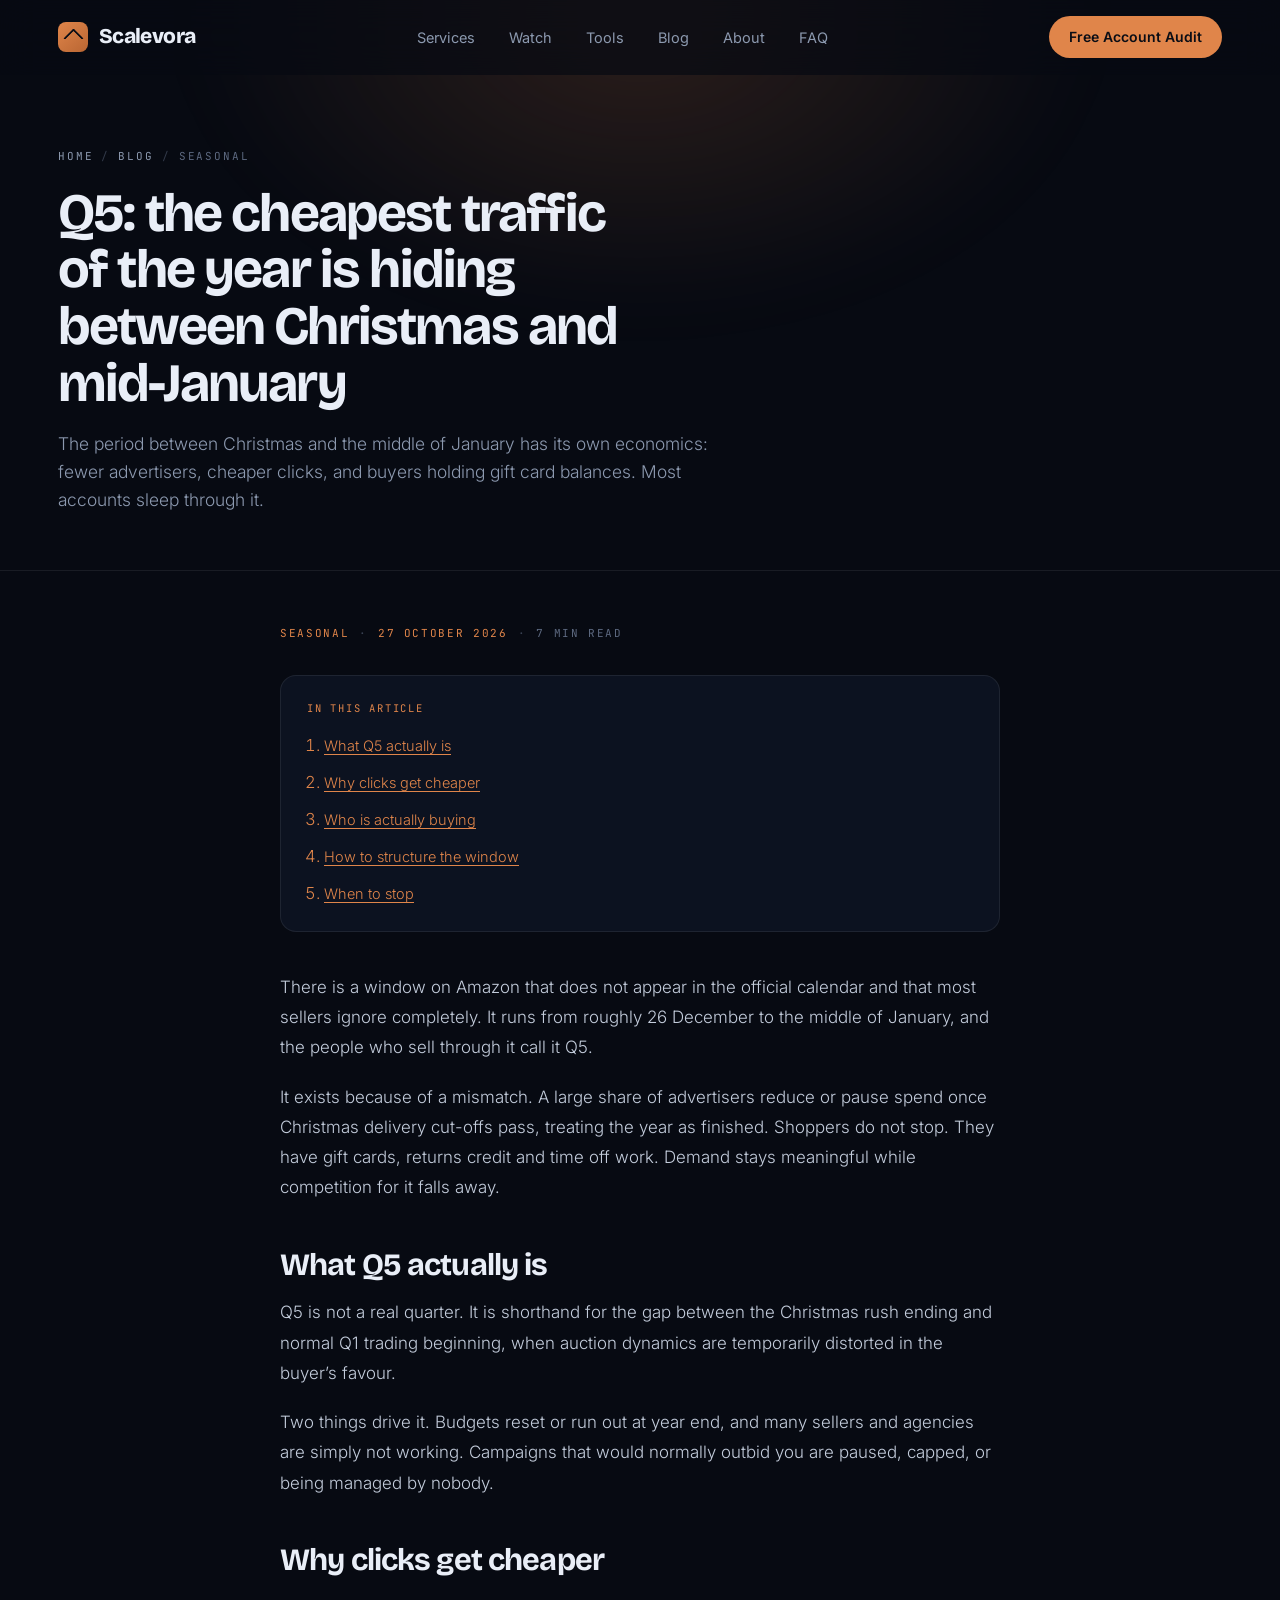
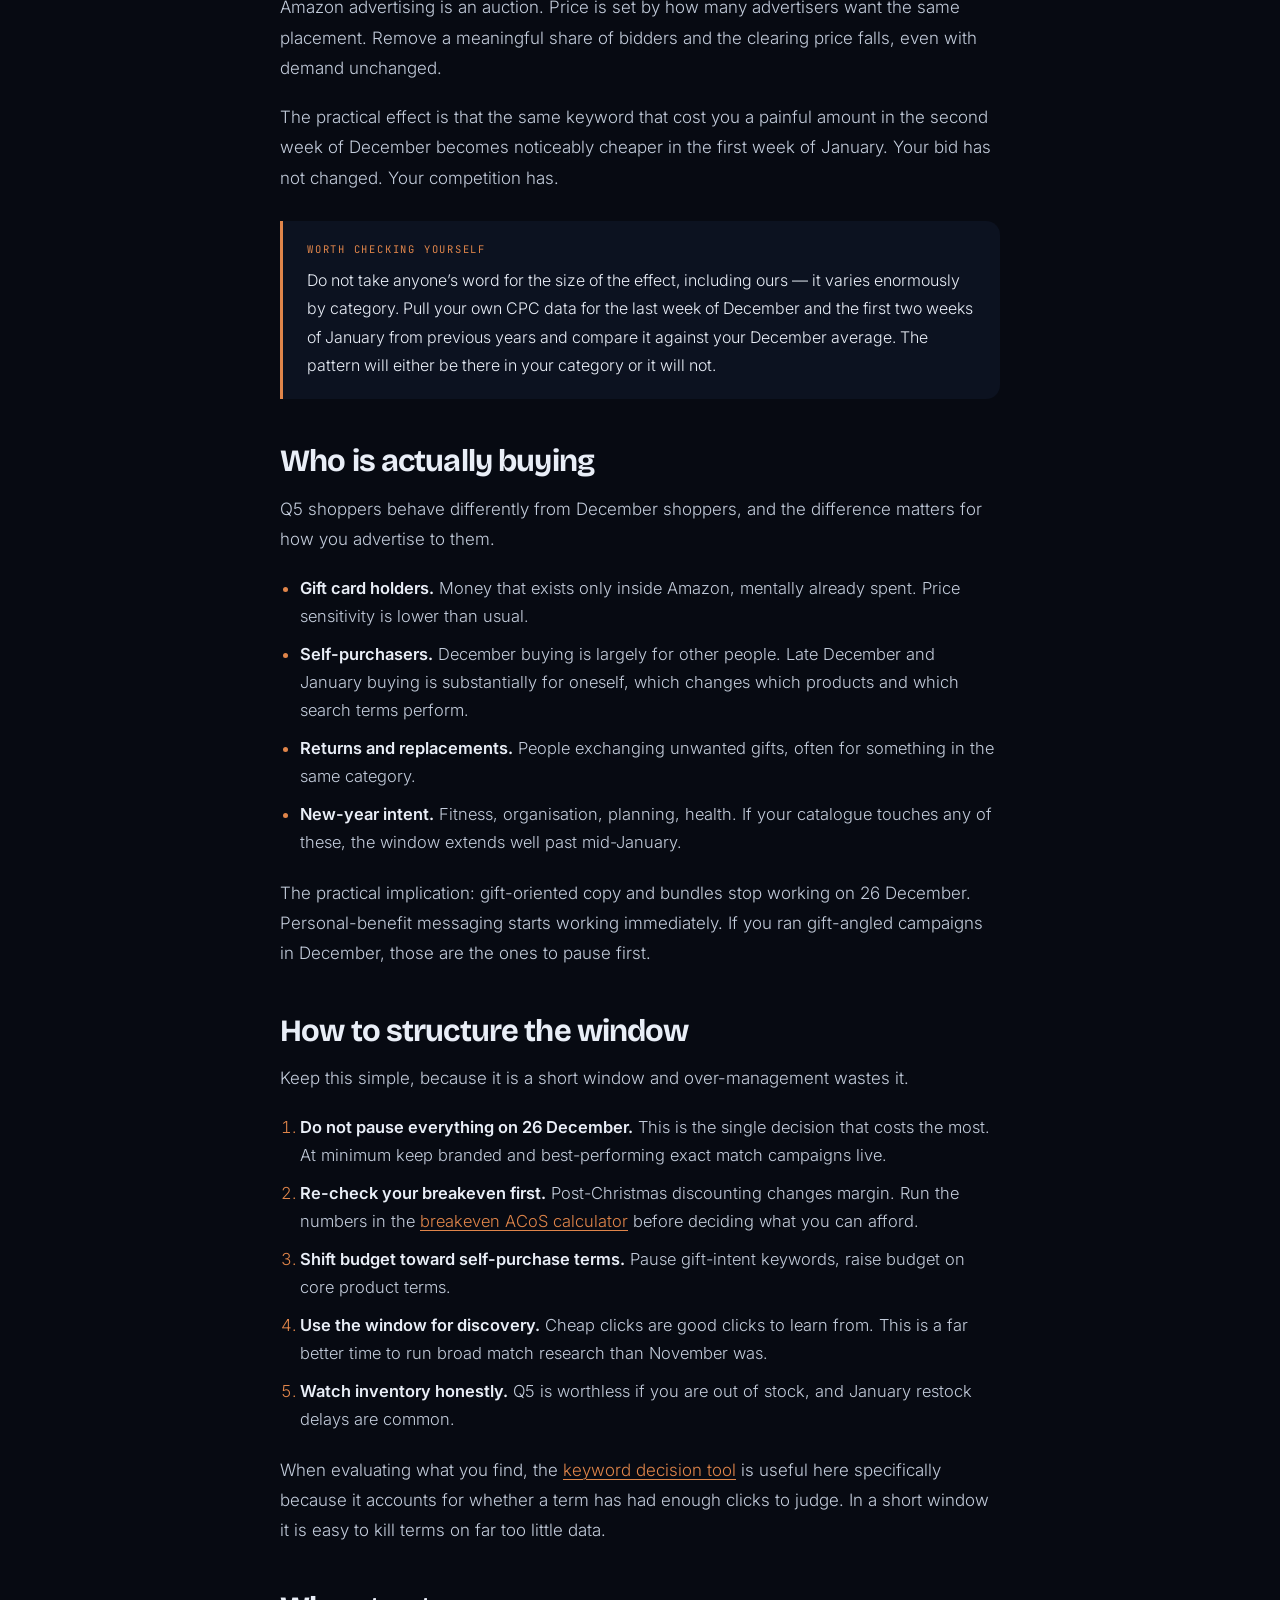
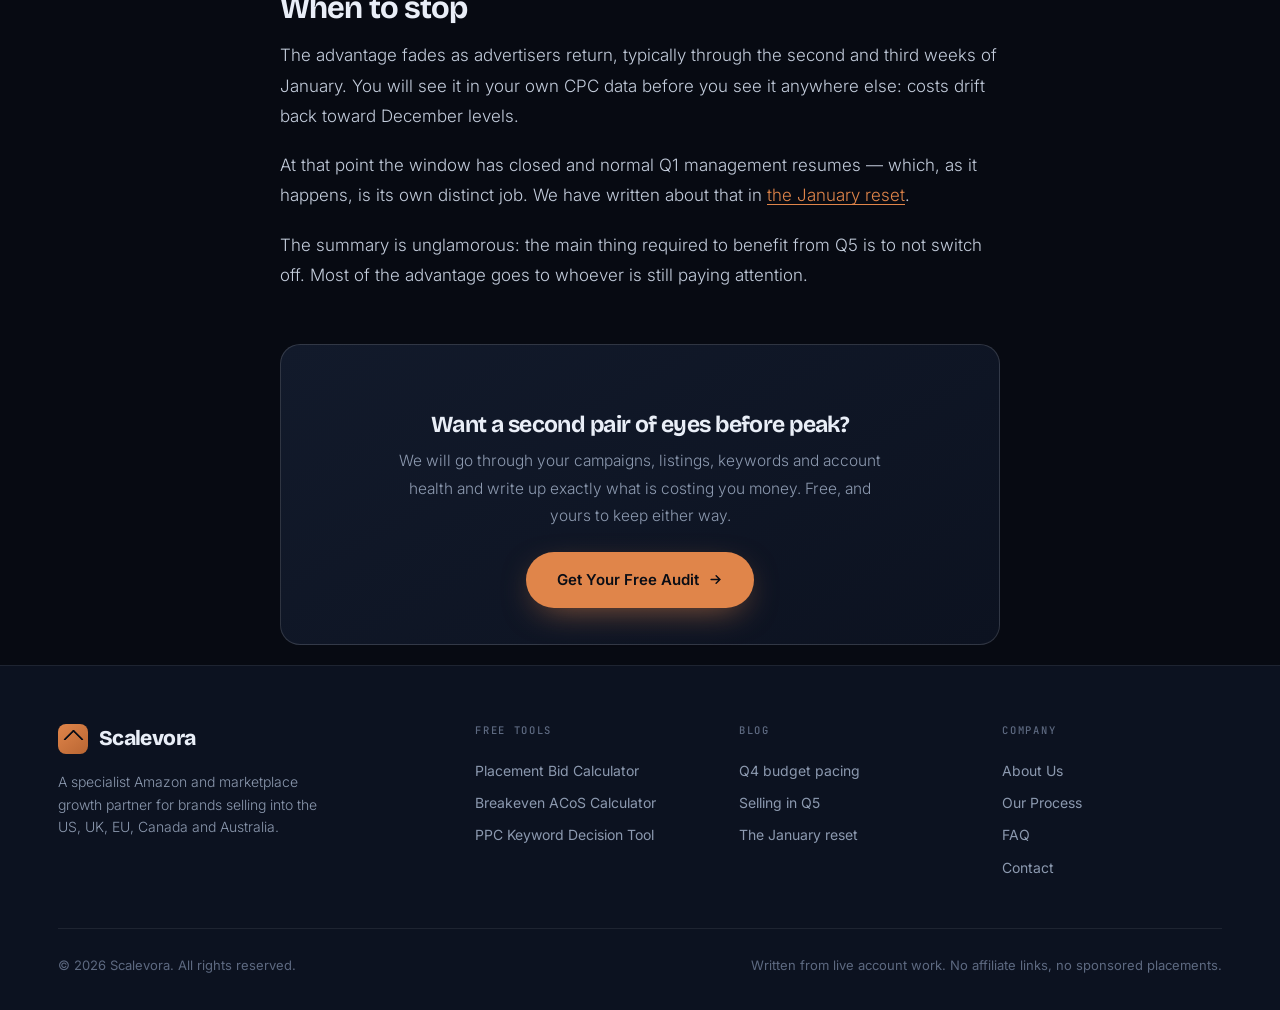
<file: blog/q5-amazon-selling-after-christmas.html>
<!DOCTYPE html>
<html lang="en">
<head>
<meta charset="utf-8">
<meta name="viewport" content="width=device-width, initial-scale=1">
<title>Amazon Q5: Selling Between Christmas and January</title>
<meta name="description" content="Most sellers switch off on 26 December. Competition drops, CPCs fall and gift-card shoppers arrive. How to run Amazon PPC through Q5.">
<link rel="canonical" href="https://scalevora.co/blog/q5-amazon-selling-after-christmas">
<meta name="robots" content="index,follow,max-image-preview:large,max-snippet:-1">
<meta name="theme-color" content="#070A12">
<meta property="og:type" content="article">
<meta property="og:site_name" content="Scalevora">
<meta property="og:url" content="https://scalevora.co/blog/q5-amazon-selling-after-christmas">
<meta property="og:title" content="Amazon Q5: Selling Between Christmas and January">
<meta property="og:description" content="Most sellers switch off on 26 December. Competition drops, CPCs fall and gift-card shoppers arrive. How to run Amazon PPC through Q5.">
<meta name="twitter:card" content="summary_large_image">
<meta name="twitter:title" content="Amazon Q5: Selling Between Christmas and January">
<meta name="twitter:description" content="Most sellers switch off on 26 December. Competition drops, CPCs fall and gift-card shoppers arrive. How to run Amazon PPC through Q5.">
<link rel="preconnect" href="https://fonts.googleapis.com">
<link rel="preconnect" href="https://fonts.gstatic.com" crossorigin>
<link href="https://fonts.googleapis.com/css2?family=Bricolage+Grotesque:opsz,wght@12..96,400;12..96,600;12..96,700;12..96,800&family=Inter:wght@300;400;500;600&family=JetBrains+Mono:wght@400;500;700&display=swap" rel="stylesheet">
<link rel="stylesheet" href="/assets/site.css?v=20261029c">
<script type="application/ld+json">{"@context": "https://schema.org", "@type": "BlogPosting", "headline": "Amazon Q5: Selling Between Christmas and January", "description": "Most sellers switch off on 26 December. Competition drops, CPCs fall and gift-card shoppers arrive. How to run Amazon PPC through Q5.", "datePublished": "2026-10-27", "dateModified": "2026-10-27", "keywords": "amazon q5, selling on amazon after christmas, amazon ppc december january, gift card shoppers amazon", "inLanguage": "en", "mainEntityOfPage": {"@type": "WebPage", "@id": "https://scalevora.co/blog/q5-amazon-selling-after-christmas"}, "author": {"@type": "Person", "name": "Atique Ul Hasan", "jobTitle": "CEO & Marketplace Specialist"}, "publisher": {"@type": "Organization", "name": "Scalevora", "@id": "https://scalevora.co/#org"}}</script>
<script type="application/ld+json">{"@context": "https://schema.org", "@type": "BreadcrumbList", "itemListElement": [{"@type": "ListItem", "position": 1, "name": "Home", "item": "https://scalevora.co/"}, {"@type": "ListItem", "position": 2, "name": "Blog", "item": "https://scalevora.co/blog"}, {"@type": "ListItem", "position": 3, "name": "Q5: the cheapest traffic of the year is hiding between Christmas and mid-January", "item": "https://scalevora.co/blog/q5-amazon-selling-after-christmas"}]}</script>






<!-- Scalevora site v2.5 | built 2026-10-29 | Second Search Console verification tag for scalevora.co. -->
</head>
<body>

<nav id="nav">
  <div class="nav-in">
    <a href="/" class="logo"><span class="logo-mark"></span>Scalevora</a>
    <div class="nav-links" id="navlinks">
      <a href="/#services">Services</a>
      <a href="/#watch">Watch</a>
      <a href="/tools">Tools</a>
      <a href="/blog">Blog</a>
      <a href="/#about">About</a>
      <a href="/#faq">FAQ</a>
    </div>
    <a href="/#contact" class="nav-cta">Free Account Audit</a>
    <div class="burger" id="burger"><span></span><span></span><span></span></div>
  </div>
</nav>

<header class="pagehead">
  <div class="wrap">
    <div class="crumb"><a href="/">Home</a><span>/</span><a href="/blog">Blog</a><span>/</span>Seasonal</div>
    <h1>Q5: the cheapest traffic of the year is hiding between Christmas and mid-January</h1>
    <p class="lede">The period between Christmas and the middle of January has its own economics: fewer advertisers, cheaper clicks, and buyers holding gift card balances. Most accounts sleep through it.</p>
  </div>
</header>

<div class="wrap">
  <article class="article">
    <div class="post-meta" style="margin-bottom:0">
      <span>Seasonal</span><span class="sep">&middot;</span>
      <time datetime="2026-10-27">27 October 2026</time><span class="sep">&middot;</span>
      <span class="rt">7 min read</span>
    </div>

    <div class="toc">
      <div class="ct">In this article</div>
      <ol>
<li><a href="#s1">What Q5 actually is</a></li>
<li><a href="#s2">Why clicks get cheaper</a></li>
<li><a href="#s3">Who is actually buying</a></li>
<li><a href="#s4">How to structure the window</a></li>
<li><a href="#s5">When to stop</a></li>
      </ol>
    </div>

<p>There is a window on Amazon that does not appear in the official calendar and that most sellers ignore completely. It runs from roughly 26 December to the middle of January, and the people who sell through it call it Q5.</p>
<p>It exists because of a mismatch. A large share of advertisers reduce or pause spend once Christmas delivery cut-offs pass, treating the year as finished. Shoppers do not stop. They have gift cards, returns credit and time off work. Demand stays meaningful while competition for it falls away.</p>

<h2 id="s1">What Q5 actually is</h2>
<p>Q5 is not a real quarter. It is shorthand for the gap between the Christmas rush ending and normal Q1 trading beginning, when auction dynamics are temporarily distorted in the buyer&rsquo;s favour.</p>
<p>Two things drive it. Budgets reset or run out at year end, and many sellers and agencies are simply not working. Campaigns that would normally outbid you are paused, capped, or being managed by nobody.</p>

<h2 id="s2">Why clicks get cheaper</h2>
<p>Amazon advertising is an auction. Price is set by how many advertisers want the same placement. Remove a meaningful share of bidders and the clearing price falls, even with demand unchanged.</p>
<p>The practical effect is that the same keyword that cost you a painful amount in the second week of December becomes noticeably cheaper in the first week of January. Your bid has not changed. Your competition has.</p>
<div class="callout"><div class="ct">Worth checking yourself</div><p>Do not take anyone&rsquo;s word for the size of the effect, including ours &mdash; it varies enormously by category. Pull your own CPC data for the last week of December and the first two weeks of January from previous years and compare it against your December average. The pattern will either be there in your category or it will not.</p></div>

<h2 id="s3">Who is actually buying</h2>
<p>Q5 shoppers behave differently from December shoppers, and the difference matters for how you advertise to them.</p>
<ul>
<li><strong>Gift card holders.</strong> Money that exists only inside Amazon, mentally already spent. Price sensitivity is lower than usual.</li>
<li><strong>Self-purchasers.</strong> December buying is largely for other people. Late December and January buying is substantially for oneself, which changes which products and which search terms perform.</li>
<li><strong>Returns and replacements.</strong> People exchanging unwanted gifts, often for something in the same category.</li>
<li><strong>New-year intent.</strong> Fitness, organisation, planning, health. If your catalogue touches any of these, the window extends well past mid-January.</li>
</ul>
<p>The practical implication: gift-oriented copy and bundles stop working on 26 December. Personal-benefit messaging starts working immediately. If you ran gift-angled campaigns in December, those are the ones to pause first.</p>

<h2 id="s4">How to structure the window</h2>
<p>Keep this simple, because it is a short window and over-management wastes it.</p>
<ol>
<li><strong>Do not pause everything on 26 December.</strong> This is the single decision that costs the most. At minimum keep branded and best-performing exact match campaigns live.</li>
<li><strong>Re-check your breakeven first.</strong> Post-Christmas discounting changes margin. Run the numbers in the <a href="/tools#breakeven">breakeven ACoS calculator</a> before deciding what you can afford.</li>
<li><strong>Shift budget toward self-purchase terms.</strong> Pause gift-intent keywords, raise budget on core product terms.</li>
<li><strong>Use the window for discovery.</strong> Cheap clicks are good clicks to learn from. This is a far better time to run broad match research than November was.</li>
<li><strong>Watch inventory honestly.</strong> Q5 is worthless if you are out of stock, and January restock delays are common.</li>
</ol>
<p>When evaluating what you find, the <a href="/tools#decision">keyword decision tool</a> is useful here specifically because it accounts for whether a term has had enough clicks to judge. In a short window it is easy to kill terms on far too little data.</p>

<h2 id="s5">When to stop</h2>
<p>The advantage fades as advertisers return, typically through the second and third weeks of January. You will see it in your own CPC data before you see it anywhere else: costs drift back toward December levels.</p>
<p>At that point the window has closed and normal Q1 management resumes &mdash; which, as it happens, is its own distinct job. We have written about that in <a href="/blog/january-amazon-ppc-reset">the January reset</a>.</p>
<p>The summary is unglamorous: the main thing required to benefit from Q5 is to not switch off. Most of the advantage goes to whoever is still paying attention.</p>

    <div class="endcta">
      <h3>Want a second pair of eyes before peak?</h3>
      <p>We will go through your campaigns, listings, keywords and account health and write up exactly what is costing you money. Free, and yours to keep either way.</p>
      <a href="/#contact" class="btn btn-p">Get Your Free Audit
        <svg width="15" height="15" viewBox="0 0 24 24" fill="none" stroke="currentColor" stroke-width="2.4" stroke-linecap="round"><path d="M5 12h14M13 6l6 6-6 6"/></svg>
      </a>
    </div>
  </article>
</div>

<footer>
  <div class="wrap">
    <div class="f-grid">
      <div class="f-brand">
        <a href="/" class="logo"><span class="logo-mark"></span>Scalevora</a>
        <p>A specialist Amazon and marketplace growth partner for brands selling into the US, UK, EU, Canada and Australia.</p>
      </div>
      <div class="f-col">
        <h5>Free Tools</h5>
        <a href="/tools#placement">Placement Bid Calculator</a>
        <a href="/tools#breakeven">Breakeven ACoS Calculator</a>
        <a href="/tools#decision">PPC Keyword Decision Tool</a>
      </div>
      <div class="f-col">
        <h5>Blog</h5>
        <a href="/blog/q4-amazon-ppc-budget-pacing">Q4 budget pacing</a>
        <a href="/blog/q5-amazon-selling-after-christmas">Selling in Q5</a>
        <a href="/blog/january-amazon-ppc-reset">The January reset</a>
      </div>
      <div class="f-col">
        <h5>Company</h5>
        <a href="/#about">About Us</a>
        <a href="/#process">Our Process</a>
        <a href="/#faq">FAQ</a>
        <a href="mailto:atiqueulh@gmail.com">Contact</a>
      </div>
    </div>
    <div class="f-bot">
      <span>&copy; 2026 Scalevora. All rights reserved.</span>
      <span>Written from live account work. No affiliate links, no sponsored placements.</span>
    </div>
  </div>
</footer>

<script src="/assets/page.js?v=20261029c"></script>
</body>
</html>
</file>
<file: assets/site.css>
:root{
  --ink:#070A12;
  --surf:#0C1220;
  --surf2:#121A2B;
  --surf3:#18223A;
  --copper:#E0854A;
  --copper-lo:#B96633;
  --glow:#FFB870;
  --mint:#5FD9A8;
  --text:#E9EEF7;
  --muted:#8C99AF;
  --dim:#5D6980;
  --line:rgba(255,255,255,.075);
  --line2:rgba(255,255,255,.14);
  --max:1220px;
}
*{box-sizing:border-box;margin:0;padding:0}
html{scroll-behavior:smooth}
body{
  background:var(--ink);color:var(--text);
  font-family:'Inter',system-ui,sans-serif;font-size:16px;line-height:1.6;
  -webkit-font-smoothing:antialiased;overflow-x:hidden;
}
h1,h2,h3,h4{font-family:'Bricolage Grotesque',sans-serif;font-weight:700;line-height:1.05;letter-spacing:-.02em}
a{color:inherit;text-decoration:none}
.wrap{max-width:var(--max);margin:0 auto;padding:0 28px}
.mono{font-family:'JetBrains Mono',monospace}
.eyebrow{font-family:'JetBrains Mono',monospace;font-size:11px;letter-spacing:.22em;text-transform:uppercase;color:var(--copper);display:inline-flex;align-items:center;gap:10px;margin-bottom:18px}
.eyebrow::before{content:"";width:26px;height:1px;background:var(--copper);opacity:.6}
nav{position:fixed;top:0;left:0;right:0;z-index:100;background:rgba(7,10,18,.72);backdrop-filter:blur(18px);border-bottom:1px solid transparent;transition:border-color .3s,background .3s}
nav.scrolled{border-bottom-color:var(--line);background:rgba(7,10,18,.92)}
.nav-in{max-width:var(--max);margin:0 auto;padding:16px 28px;display:flex;align-items:center;justify-content:space-between}
.logo{display:flex;align-items:center;gap:11px;font-family:'Bricolage Grotesque';font-weight:800;font-size:21px;letter-spacing:-.03em}
.logo-mark{width:30px;height:30px;border-radius:8px;position:relative;flex:0 0 auto;background:linear-gradient(140deg,var(--copper),var(--copper-lo));display:grid;place-items:center}
.logo-mark::after{content:"";width:11px;height:11px;border:2.5px solid #0A0D15;border-radius:2px;border-right-color:transparent;border-bottom-color:transparent;transform:rotate(45deg) translate(1px,1px)}
.nav-links{display:flex;gap:34px;font-size:14.5px;color:var(--muted);font-weight:400}
.nav-links a{transition:color .2s;position:relative}
.nav-links a:hover{color:var(--text)}
.nav-cta{padding:10px 20px;border-radius:100px;background:var(--copper);color:#0A0D15;font-weight:600;font-size:14px;transition:.25s;white-space:nowrap}
.nav-cta:hover{background:var(--glow);transform:translateY(-1px)}
.burger{display:none;flex-direction:column;gap:5px;cursor:pointer;padding:6px}
.burger span{width:22px;height:2px;background:var(--text);border-radius:2px;transition:.3s}
.hero{position:relative;padding:186px 0 0;overflow:hidden}
.hero-bg{position:absolute;inset:0;pointer-events:none}
.hero-bg::before{content:"";position:absolute;top:-320px;left:50%;transform:translateX(-50%);width:1100px;height:760px;border-radius:50%;background:radial-gradient(ellipse at center,rgba(224,133,74,.20),rgba(224,133,74,.05) 42%,transparent 68%);filter:blur(28px)}
.grid-lines{position:absolute;inset:0;background-image:linear-gradient(var(--line) 1px,transparent 1px),linear-gradient(90deg,var(--line) 1px,transparent 1px);background-size:76px 76px;mask-image:radial-gradient(ellipse 80% 55% at 50% 30%,#000 20%,transparent 78%);-webkit-mask-image:radial-gradient(ellipse 80% 55% at 50% 30%,#000 20%,transparent 78%);opacity:.75}
.hero-in{position:relative;z-index:2;text-align:center}
.pill{display:inline-flex;align-items:center;gap:9px;padding:7px 16px 7px 9px;border-radius:100px;border:1px solid var(--line2);background:rgba(255,255,255,.035);font-size:13px;color:var(--muted);margin-bottom:30px}
.pill b{background:rgba(95,217,168,.13);color:var(--mint);padding:3px 9px;border-radius:100px;font-size:10.5px;font-weight:700;letter-spacing:.08em;font-family:'JetBrains Mono',monospace}
h1{font-size:clamp(40px,6.4vw,78px);letter-spacing:-.038em;margin-bottom:24px}
h1 .accent{background:linear-gradient(100deg,var(--copper),var(--glow) 55%,var(--copper));-webkit-background-clip:text;background-clip:text;-webkit-text-fill-color:transparent;font-style:italic;font-weight:600}
.hero p.lede{font-size:clamp(16px,1.75vw,19.5px);color:var(--muted);max-width:640px;margin:0 auto 38px;font-weight:300}
.hero-btns{display:flex;gap:14px;justify-content:center;flex-wrap:wrap;margin-bottom:26px}
.btn{padding:15px 30px;border-radius:100px;font-weight:600;font-size:15px;transition:.25s;display:inline-flex;align-items:center;gap:9px;border:1px solid transparent}
.btn-p{background:var(--copper);color:#0A0D15;box-shadow:0 10px 34px -12px rgba(224,133,74,.7)}
.btn-p:hover{background:var(--glow);transform:translateY(-2px);box-shadow:0 16px 42px -12px rgba(224,133,74,.85)}
.btn-s{border-color:var(--line2);color:var(--text);background:rgba(255,255,255,.03)}
.btn-s:hover{background:rgba(255,255,255,.08);border-color:var(--copper)}
.hero-note{font-size:13px;color:var(--dim);margin-bottom:66px}
.dash{position:relative;z-index:2;max-width:940px;margin:0 auto;border:1px solid var(--line2);border-radius:18px;overflow:hidden;background:linear-gradient(180deg,var(--surf2),var(--surf));box-shadow:0 44px 110px -40px rgba(0,0,0,.95),0 0 0 1px rgba(255,255,255,.03) inset}
.dash-bar{display:flex;align-items:center;gap:8px;padding:13px 18px;border-bottom:1px solid var(--line);background:rgba(255,255,255,.02)}
.dot{width:9px;height:9px;border-radius:50%}
.dash-title{margin-left:12px;font-family:'JetBrains Mono',monospace;font-size:11.5px;color:var(--dim);letter-spacing:.05em}
.dash-live{margin-left:auto;display:flex;align-items:center;gap:7px;font-family:'JetBrains Mono',monospace;font-size:10.5px;color:var(--mint);letter-spacing:.1em}
.blip{width:6px;height:6px;border-radius:50%;background:var(--mint);animation:pulse 2s infinite}
@keyframes pulse{0%,100%{opacity:1;box-shadow:0 0 0 0 rgba(95,217,168,.5)}50%{opacity:.45;box-shadow:0 0 0 6px rgba(95,217,168,0)}}
.dash-grid{display:grid;grid-template-columns:repeat(4,1fr)}
.dcell{padding:26px 22px;border-right:1px solid var(--line);border-bottom:1px solid var(--line)}
.dcell:nth-child(4n){border-right:none}
.dcell:nth-child(n+5){border-bottom:none}
.dlabel{font-family:'JetBrains Mono',monospace;font-size:10px;letter-spacing:.16em;color:var(--dim);text-transform:uppercase;margin-bottom:9px}
.dval{font-family:'Bricolage Grotesque';font-size:30px;font-weight:700;letter-spacing:-.03em;margin-bottom:5px}
.dchg{font-family:'JetBrains Mono',monospace;font-size:11.5px;font-weight:500}
.up{color:var(--mint)}.down{color:var(--mint)}
.spark{margin-top:12px;height:26px;display:flex;align-items:flex-end;gap:3px}
.spark i{flex:1;background:linear-gradient(180deg,var(--copper),rgba(224,133,74,.15));border-radius:2px 2px 0 0;display:block}
.trusted{padding:64px 0 78px;border-bottom:1px solid var(--line)}
.trusted-lbl{text-align:center;font-family:'JetBrains Mono',monospace;font-size:10.5px;letter-spacing:.2em;color:var(--dim);text-transform:uppercase;margin-bottom:32px}
.marks{display:flex;justify-content:center;align-items:center;gap:16px;flex-wrap:wrap}
.mark{display:flex;align-items:center;gap:9px;padding:11px 20px;border-radius:12px;border:1px solid var(--line);background:rgba(255,255,255,.022);font-weight:600;font-size:14.5px;color:var(--muted);transition:.28s;letter-spacing:-.01em}
.mark:hover{border-color:var(--line2);color:var(--text);background:rgba(255,255,255,.05);transform:translateY(-2px)}
.mark svg{width:17px;height:17px;flex:0 0 auto}
section{padding:104px 0}
.sec-head{max-width:660px;margin-bottom:56px}
.sec-head.ctr{margin-left:auto;margin-right:auto;text-align:center}
.sec-head h2{font-size:clamp(31px,4.1vw,46px);margin-bottom:16px;letter-spacing:-.032em}
.sec-head p{color:var(--muted);font-size:17px;font-weight:300}
.statband{background:var(--surf);border-top:1px solid var(--line);border-bottom:1px solid var(--line);padding:0}
.stats{display:grid;grid-template-columns:repeat(4,1fr)}
.st{padding:46px 30px;text-align:center;border-right:1px solid var(--line)}
.st:last-child{border-right:none}
.st .n{font-family:'Bricolage Grotesque';font-size:clamp(32px,4vw,46px);font-weight:800;letter-spacing:-.04em;color:var(--copper);margin-bottom:7px}
.st .l{font-family:'JetBrains Mono',monospace;font-size:10.5px;letter-spacing:.16em;color:var(--dim);text-transform:uppercase}
.svc{display:grid;grid-template-columns:repeat(3,1fr);gap:1px;background:var(--line);border:1px solid var(--line);border-radius:16px;overflow:hidden}
.card{background:var(--ink);padding:36px 30px;transition:.3s;position:relative}
.card:hover{background:var(--surf2)}
.card .ico{width:44px;height:44px;border-radius:11px;background:rgba(224,133,74,.11);border:1px solid rgba(224,133,74,.24);display:grid;place-items:center;margin-bottom:20px;transition:.3s}
.card:hover .ico{background:rgba(224,133,74,.2);transform:scale(1.06)}
.card .ico svg{width:20px;height:20px;stroke:var(--copper);fill:none;stroke-width:1.7;stroke-linecap:round;stroke-linejoin:round}
.card h3{font-size:19px;margin-bottom:11px;letter-spacing:-.02em}
.card p{color:var(--muted);font-size:14.5px;font-weight:300;line-height:1.65;margin-bottom:16px}
.card ul{list-style:none;font-size:13.5px;color:var(--dim)}
.card li{padding:4px 0 4px 17px;position:relative}
.card li::before{content:"";position:absolute;left:0;top:12px;width:5px;height:5px;border-radius:50%;background:var(--copper);opacity:.65}
.proc{position:relative}
.proc-line{position:absolute;left:31px;top:38px;bottom:38px;width:1px;background:linear-gradient(180deg,transparent,var(--copper) 12%,var(--copper) 88%,transparent);opacity:.35}
.step{display:grid;grid-template-columns:64px 1fr;gap:26px;margin-bottom:38px;position:relative}
.step:last-child{margin-bottom:0}
.step-n{width:64px;height:64px;border-radius:16px;display:grid;place-items:center;background:var(--surf2);border:1px solid var(--line2);font-family:'JetBrains Mono',monospace;font-weight:700;font-size:16px;color:var(--copper);position:relative;z-index:2;transition:.3s}
.step:hover .step-n{background:var(--copper);color:#0A0D15;border-color:var(--copper);transform:scale(1.05)}
.step-body{padding-top:5px}
.step-tag{font-family:'JetBrains Mono',monospace;font-size:10.5px;letter-spacing:.15em;color:var(--copper);text-transform:uppercase;margin-bottom:7px}
.step-body h3{font-size:21px;margin-bottom:9px}
.step-body p{color:var(--muted);font-size:15px;font-weight:300;max-width:640px}
.loop{margin-top:44px;padding:24px 28px;border-radius:14px;border:1px dashed rgba(224,133,74,.35);background:rgba(224,133,74,.05);display:flex;align-items:center;gap:18px;flex-wrap:wrap}
.loop svg{width:26px;height:26px;stroke:var(--copper);fill:none;stroke-width:1.8;flex:0 0 auto}
.loop b{color:var(--text);font-weight:600}
.loop span{color:var(--muted);font-size:15px;font-weight:300}
.about-grid{display:grid;grid-template-columns:1fr 1fr;gap:66px;align-items:center}
.about-txt p{color:var(--muted);font-size:16px;font-weight:300;margin-bottom:17px}
.about-txt p strong{color:var(--text);font-weight:600}
.team{display:grid;gap:16px}
.member{display:flex;gap:18px;padding:24px;border-radius:15px;border:1px solid var(--line);background:var(--surf);transition:.3s}
.member:hover{border-color:rgba(224,133,74,.4);background:var(--surf2);transform:translateX(4px)}
.avatar-ring{width:74px;height:74px;border-radius:16px;flex:0 0 auto;padding:2px;background:linear-gradient(145deg,var(--copper),var(--glow))}
.avatar-ring img{width:100%;height:100%;border-radius:14px;object-fit:cover;display:block}
.member h4{font-size:17px;margin-bottom:3px}
.member .role{font-family:'JetBrains Mono',monospace;font-size:11px;letter-spacing:.08em;color:var(--copper);text-transform:uppercase;margin-bottom:9px}
.member p{font-size:14px;color:var(--muted);font-weight:300;line-height:1.6}
.tests{display:grid;grid-template-columns:repeat(3,1fr);gap:20px}
.test{padding:30px 28px;border-radius:16px;border:1px solid var(--line);background:linear-gradient(170deg,var(--surf2),var(--surf));transition:.3s;position:relative}
.test:hover{border-color:var(--line2);transform:translateY(-4px)}
.quote{font-size:44px;font-family:'Bricolage Grotesque';color:var(--copper);opacity:.28;line-height:.6;margin-bottom:14px}
.test p{font-size:15px;color:var(--text);font-weight:300;line-height:1.72;margin-bottom:22px}
.tperson{display:flex;align-items:center;gap:13px;padding-top:18px;border-top:1px solid var(--line)}
.tav{width:42px;height:42px;border-radius:50%;flex:0 0 auto;display:grid;place-items:center;font-family:'Bricolage Grotesque';font-weight:700;font-size:15px;color:#0A0D15}
.tperson h5{font-size:14.5px;font-weight:600;margin-bottom:1px;font-family:'Inter'}
.tperson span{font-size:12.5px;color:var(--dim)}
.stars{position:absolute;top:28px;right:28px;color:var(--copper);font-size:12px;letter-spacing:1px}
.faq{max-width:820px;margin:0 auto}
.q{border-bottom:1px solid var(--line)}
.q summary{padding:24px 44px 24px 0;cursor:pointer;list-style:none;position:relative;font-family:'Bricolage Grotesque';font-weight:600;font-size:17.5px;letter-spacing:-.015em;transition:color .2s}
.q summary::-webkit-details-marker{display:none}
.q summary:hover{color:var(--copper)}
.q summary::after{content:"+";position:absolute;right:6px;top:50%;transform:translateY(-50%);font-size:24px;font-weight:300;color:var(--copper);transition:transform .3s}
.q[open] summary::after{transform:translateY(-50%) rotate(45deg)}
.q .a{padding:0 40px 26px 0;color:var(--muted);font-size:15px;font-weight:300;line-height:1.72}
.cta-sec{padding:0 0 104px;scroll-margin-top:90px}
.cta{position:relative;border-radius:24px;overflow:hidden;padding:76px 44px;text-align:center;background:linear-gradient(150deg,var(--surf3),var(--surf) 55%);border:1px solid var(--line2)}
.cta::before{content:"";position:absolute;top:-180px;left:50%;transform:translateX(-50%);width:760px;height:460px;border-radius:50%;background:radial-gradient(ellipse,rgba(224,133,74,.3),transparent 66%);filter:blur(46px)}
.cta > *{position:relative;z-index:2}
.cta h2{font-size:clamp(29px,4vw,45px);margin-bottom:18px;letter-spacing:-.033em}
.cta p{color:var(--muted);max-width:560px;margin:0 auto 34px;font-size:16.5px;font-weight:300}
.contact-row{display:flex;gap:34px;justify-content:center;flex-wrap:wrap;margin-top:38px;padding-top:32px;border-top:1px solid var(--line)}
.ci{display:flex;align-items:center;gap:10px;font-size:14.5px;color:var(--muted)}
.ci svg{width:17px;height:17px;stroke:var(--copper);fill:none;stroke-width:1.7}
.ci a:hover{color:var(--copper)}
footer{border-top:1px solid var(--line);padding:56px 0 34px;background:var(--surf)}
.f-grid{display:grid;grid-template-columns:1.7fr 1fr 1fr 1fr;gap:44px;margin-bottom:44px}
.f-brand p{color:var(--muted);font-size:14px;font-weight:300;margin-top:16px;max-width:280px}
.f-col h5{font-family:'JetBrains Mono',monospace;font-size:10.5px;letter-spacing:.16em;color:var(--dim);text-transform:uppercase;margin-bottom:16px;font-weight:500}
.f-col a{display:block;color:var(--muted);font-size:14px;padding:5px 0;transition:.2s}
.f-col a:hover{color:var(--copper)}
.f-bot{padding-top:26px;border-top:1px solid var(--line);display:flex;justify-content:space-between;gap:16px;flex-wrap:wrap;font-size:13px;color:var(--dim)}
.reveal{opacity:0;transform:translateY(26px);transition:opacity .75s cubic-bezier(.2,.7,.3,1),transform .75s cubic-bezier(.2,.7,.3,1)}
.reveal.in{opacity:1;transform:none}

/* ===== Watch / demo video ===== */
.watch-grid{display:grid;grid-template-columns:minmax(0,.82fr) minmax(0,1.18fr);gap:64px;align-items:center}
.vid-col{position:relative;display:flex;justify-content:center}
.vid-col::before{content:"";position:absolute;top:50%;left:50%;transform:translate(-50%,-50%);width:132%;max-width:540px;aspect-ratio:1;border-radius:50%;background:radial-gradient(ellipse at center,rgba(224,133,74,.22),rgba(224,133,74,.06) 45%,transparent 70%);filter:blur(34px);pointer-events:none}
.vid-frame{position:relative;z-index:1;width:100%;max-width:322px;aspect-ratio:9/16;border-radius:30px;padding:9px;background:linear-gradient(165deg,var(--surf3),var(--surf));border:1px solid var(--line2);box-shadow:0 40px 90px -38px rgba(224,133,74,.55),0 0 0 1px rgba(255,255,255,.02) inset}
.vid-frame iframe{width:100%;height:100%;border:0;border-radius:22px;display:block;background:#000}
.vid-tag{position:absolute;left:50%;transform:translateX(-50%);bottom:-15px;display:inline-flex;align-items:center;gap:8px;padding:6px 15px;border-radius:100px;background:var(--surf2);border:1px solid var(--line2);font-family:'JetBrains Mono',monospace;font-size:10.5px;letter-spacing:.14em;text-transform:uppercase;color:var(--muted);white-space:nowrap}
.vid-tag .blip{width:6px;height:6px;border-radius:50%;background:var(--mint);box-shadow:0 0 0 3px rgba(95,217,168,.18)}
.watch-points{list-style:none;margin:30px 0 34px;display:grid;gap:13px}
.watch-points li{display:flex;gap:12px;align-items:flex-start;font-size:15.5px;color:var(--muted);font-weight:300;line-height:1.55}
.watch-points svg{flex:0 0 auto;width:19px;height:19px;margin-top:2px;stroke:var(--copper);stroke-width:2.3;fill:none;stroke-linecap:round;stroke-linejoin:round}
.watch-btns{display:flex;flex-wrap:wrap;gap:13px}
@media(max-width:900px){
  .watch-grid{grid-template-columns:1fr;gap:52px}
  .watch-grid .sec-head{margin-left:auto;margin-right:auto;text-align:center}
  .watch-points{max-width:520px;margin-left:auto;margin-right:auto;text-align:left}
  .watch-btns{justify-content:center}
  .vid-frame{max-width:296px}
}
@media(max-width:960px){
  .svc,.tests{grid-template-columns:1fr 1fr}
  .about-grid{grid-template-columns:1fr;gap:44px}
  .f-grid{grid-template-columns:1fr 1fr;gap:34px}
  .dash-grid{grid-template-columns:repeat(2,1fr)}
  .dcell:nth-child(2n){border-right:none}
  .dcell:nth-child(n+3){border-bottom:1px solid var(--line)}
  .dcell:nth-child(n+7){border-bottom:none}
}
@media(max-width:720px){
  .nav-links{display:none;position:absolute;top:100%;left:0;right:0;flex-direction:column;gap:0;background:rgba(9,13,22,.99);border-bottom:1px solid var(--line);padding:10px 28px 22px}
  .nav-links.open{display:flex}
  .nav-links a{padding:13px 0;border-bottom:1px solid var(--line)}
  .burger{display:flex}
  .hero{padding-top:132px}
  .svc,.tests,.stats{grid-template-columns:1fr}
  .st{border-right:none;border-bottom:1px solid var(--line);padding:34px 20px}
  .step{grid-template-columns:1fr;gap:16px}
  .proc-line{display:none}
  .card:hover{background:var(--ink)}
  section{padding:74px 0}
  .cta{padding:52px 24px}
  .f-grid{grid-template-columns:1fr}
}
@media(prefers-reduced-motion:reduce){
  *{animation:none!important;transition:none!important}
  .reveal{opacity:1;transform:none}
}
.contact-wrap{display:grid;grid-template-columns:1.05fr .95fr;gap:0;margin-top:44px;text-align:left;border:1px solid var(--line2);border-radius:20px;overflow:hidden;background:var(--surf)}
.contact-form{padding:40px 38px;background:linear-gradient(180deg,var(--surf2),var(--surf))}
.contact-side{padding:40px 38px;background:rgba(224,133,74,.045);border-left:1px solid var(--line)}
.contact-form h3,.contact-side h3{font-family:'Bricolage Grotesque',sans-serif;font-size:21px;font-weight:700;letter-spacing:-.02em;margin-bottom:8px;color:var(--text)}
.contact-form .sub,.contact-side .sub{font-size:13.5px;color:var(--muted);font-weight:300;margin-bottom:26px;line-height:1.6}
.fld{margin-bottom:16px}
.fld label{display:block;font-family:'JetBrains Mono',monospace;font-size:10px;letter-spacing:.14em;text-transform:uppercase;color:var(--dim);margin-bottom:8px}
.fld input,.fld select,.fld textarea{width:100%;padding:13px 15px;border-radius:11px;background:rgba(255,255,255,.03);border:1px solid var(--line2);color:var(--text);font-family:'Inter',sans-serif;font-size:14.5px;transition:.2s}
.fld input::placeholder,.fld textarea::placeholder{color:var(--dim)}
.fld input:focus,.fld select:focus,.fld textarea:focus{outline:none;border-color:var(--copper);background:rgba(224,133,74,.05)}
.fld textarea{resize:vertical;min-height:104px;line-height:1.6}
.fld select{appearance:none;-webkit-appearance:none;background-image:url("data:image/svg+xml,%3Csvg xmlns='http://www.w3.org/2000/svg' width='12' height='12' viewBox='0 0 24 24' fill='none' stroke='%238C99AF' stroke-width='2.5'%3E%3Cpath d='M6 9l6 6 6-6'/%3E%3C/svg%3E");background-repeat:no-repeat;background-position:right 15px center;cursor:pointer}
.fld select option{background:#162033;color:var(--text)}
.fld-row{display:grid;grid-template-columns:1fr 1fr;gap:14px}
.form-btn{width:100%;padding:15px;border:none;border-radius:11px;cursor:pointer;margin-top:6px;background:var(--copper);color:#0A0D15;font-family:'Inter',sans-serif;font-weight:600;font-size:15px;transition:.25s;display:flex;align-items:center;justify-content:center;gap:9px}
.form-btn:hover{background:var(--glow);transform:translateY(-1px);box-shadow:0 12px 30px -10px rgba(224,133,74,.7)}
.form-note{font-size:11.5px;color:var(--dim);text-align:center;margin-top:14px;font-weight:300}
.form-ok{display:none;padding:20px;border-radius:12px;background:rgba(95,217,168,.1);border:1px solid rgba(95,217,168,.35);color:var(--mint);font-size:14.5px;text-align:center;margin-bottom:8px;line-height:1.6}
.side-item{display:flex;gap:13px;padding:15px 0;border-bottom:1px solid var(--line)}
.side-item:last-child{border-bottom:none}
.side-item svg{width:18px;height:18px;stroke:var(--copper);fill:none;stroke-width:1.7;flex:0 0 auto;margin-top:2px}
.side-item .k{font-family:'JetBrains Mono',monospace;font-size:9.5px;letter-spacing:.14em;text-transform:uppercase;color:var(--dim);margin-bottom:3px}
.side-item .v{font-size:14px;color:var(--text);word-break:break-word}
.side-item .v a:hover{color:var(--copper)}
.side-cal{margin-top:22px;display:block;text-align:center;padding:14px;border-radius:11px;border:1px solid var(--copper);color:var(--copper);font-weight:600;font-size:14px;transition:.25s}
.side-cal:hover{background:var(--copper);color:#0A0D15}
@media(max-width:820px){.contact-wrap{grid-template-columns:1fr}.contact-side{border-left:none;border-top:1px solid var(--line)}}
@media(max-width:520px){.fld-row{grid-template-columns:1fr}}
:focus-visible{outline:2px solid var(--copper);outline-offset:3px;border-radius:4px}
/* ===== Shared page chrome (blog / tools / articles) ===== */
.pagehead{padding:148px 0 56px;position:relative;overflow:hidden;border-bottom:1px solid var(--line)}
.pagehead::before{content:"";position:absolute;top:-300px;left:50%;transform:translateX(-50%);width:980px;height:640px;border-radius:50%;background:radial-gradient(ellipse at center,rgba(224,133,74,.17),transparent 66%);filter:blur(30px);pointer-events:none}
.pagehead .wrap{position:relative;z-index:2}
.pagehead h1{font-size:clamp(33px,5vw,54px);letter-spacing:-.034em;margin-bottom:18px;max-width:17ch}
.pagehead .lede{color:var(--muted);font-size:17.5px;font-weight:300;max-width:62ch}
.crumb{font-family:'JetBrains Mono',monospace;font-size:11px;letter-spacing:.17em;text-transform:uppercase;color:var(--dim);margin-bottom:20px}
.crumb a{color:var(--muted)}
.crumb a:hover{color:var(--copper)}
.crumb span{margin:0 8px;opacity:.5}

/* ===== Tools ===== */
.tool{background:var(--surf);border:1px solid var(--line2);border-radius:20px;padding:34px 32px;margin-bottom:34px}
.tool-head{display:flex;align-items:flex-start;gap:16px;margin-bottom:8px}
.tool-ico{flex:0 0 auto;width:42px;height:42px;border-radius:11px;background:rgba(224,133,74,.12);border:1px solid rgba(224,133,74,.3);display:grid;place-items:center}
.tool-ico svg{width:21px;height:21px;stroke:var(--copper);stroke-width:2;fill:none;stroke-linecap:round;stroke-linejoin:round}
.tool h2{font-size:24px;letter-spacing:-.025em;margin-bottom:5px}
.tool .tool-sub{color:var(--muted);font-size:14.5px;font-weight:300;line-height:1.6}
.tool-io{display:grid;grid-template-columns:1fr 1fr;gap:28px;margin-top:26px;align-items:start}
.tool-fields{display:grid;gap:14px}
.fld label{display:block;font-size:12.5px;color:var(--muted);margin-bottom:6px;font-weight:500}
.fld input,.fld select{width:100%;padding:11px 13px;border-radius:10px;border:1px solid var(--line2);background:var(--ink);color:var(--text);font-family:'JetBrains Mono',monospace;font-size:14px}
.fld input:focus,.fld select:focus{outline:none;border-color:var(--copper)}
.fld .hint{font-size:11.5px;color:var(--dim);margin-top:5px;line-height:1.5}
.tool-out{background:var(--ink);border:1px solid var(--line);border-radius:14px;padding:22px 20px;min-height:100%}
.out-row{display:flex;justify-content:space-between;align-items:baseline;gap:14px;padding:10px 0;border-bottom:1px solid var(--line)}
.out-row:last-of-type{border-bottom:none}
.out-row .k{font-size:13px;color:var(--muted);font-weight:300}
.out-row .v{font-family:'JetBrains Mono',monospace;font-size:17px;font-weight:700;color:var(--text);white-space:nowrap}
.out-row .v.good{color:var(--mint)}
.out-row .v.warn{color:var(--glow)}
.out-row .v.bad{color:#FF6B6B}
.verdict{margin-top:16px;padding:15px 16px;border-radius:12px;font-size:14px;line-height:1.6;border:1px solid}
.verdict.good{background:rgba(95,217,168,.08);border-color:rgba(95,217,168,.3);color:#A9ECD0}
.verdict.warn{background:rgba(224,133,74,.09);border-color:rgba(224,133,74,.32);color:#F2C39B}
.verdict.bad{background:rgba(255,107,107,.08);border-color:rgba(255,107,107,.3);color:#FFB3B3}
.verdict.idle{background:rgba(255,255,255,.03);border-color:var(--line2);color:var(--muted)}
.verdict b{display:block;margin-bottom:4px;font-family:'Bricolage Grotesque',sans-serif;font-size:15px;color:inherit}
.tool-note{margin-top:20px;padding-top:18px;border-top:1px solid var(--line);font-size:13px;color:var(--dim);font-weight:300;line-height:1.65}
@media(max-width:820px){.tool-io{grid-template-columns:1fr;gap:22px}.tool{padding:26px 20px}}

/* ===== Blog ===== */
.post-list{display:grid;gap:22px;max-width:860px}
.post-card{display:block;background:var(--surf);border:1px solid var(--line);border-radius:18px;padding:30px 30px;transition:.28s}
.post-card:hover{border-color:rgba(224,133,74,.42);background:var(--surf2);transform:translateY(-2px)}
.post-meta{font-family:'JetBrains Mono',monospace;font-size:11px;letter-spacing:.15em;text-transform:uppercase;color:var(--copper);margin-bottom:12px;display:flex;flex-wrap:wrap;gap:10px;align-items:center}
.post-meta .sep{color:var(--dim);opacity:.6}
.post-meta .rt{color:var(--dim)}
.post-card h2{font-size:23px;letter-spacing:-.025em;margin-bottom:10px;line-height:1.22}
.post-card p{color:var(--muted);font-size:15px;font-weight:300;line-height:1.65}
.post-more{display:inline-flex;align-items:center;gap:7px;margin-top:15px;font-size:13.5px;font-weight:600;color:var(--copper)}

/* ===== Article ===== */
.article{max-width:720px;margin:0 auto;padding:54px 0 20px}
.article h2{font-size:clamp(24px,3.1vw,31px);letter-spacing:-.028em;margin:46px 0 16px;scroll-margin-top:90px}
.article h3{font-size:19.5px;letter-spacing:-.02em;margin:32px 0 12px}
.article p{color:#C3CCDB;font-size:17px;font-weight:300;line-height:1.78;margin-bottom:19px}
.article ul,.article ol{margin:0 0 22px 20px;display:grid;gap:10px}
.article li{color:#C3CCDB;font-size:16.5px;font-weight:300;line-height:1.7}
.article li::marker{color:var(--copper)}
.article strong{color:var(--text);font-weight:600}
.article a:not(.btn){color:var(--copper);text-decoration:underline;text-underline-offset:3px;text-decoration-thickness:1px}
.article a:not(.btn):hover{color:var(--glow)}
.callout{background:var(--surf);border-left:3px solid var(--copper);border-radius:0 14px 14px 0;padding:20px 24px;margin:28px 0}
.callout p{margin-bottom:0;font-size:16px;color:var(--text)}
.callout .ct{font-family:'JetBrains Mono',monospace;font-size:10.5px;letter-spacing:.17em;text-transform:uppercase;color:var(--copper);margin-bottom:8px}
.tbl{width:100%;border-collapse:collapse;margin:26px 0;font-size:15px;display:block;overflow-x:auto;white-space:nowrap}
.tbl th{text-align:left;font-family:'JetBrains Mono',monospace;font-size:11px;letter-spacing:.14em;text-transform:uppercase;color:var(--copper);padding:11px 16px 11px 0;border-bottom:1px solid var(--line2);font-weight:500}
.tbl td{padding:13px 16px 13px 0;border-bottom:1px solid var(--line);color:#C3CCDB;font-weight:300}
.toc{background:var(--surf);border:1px solid var(--line);border-radius:16px;padding:24px 26px;margin:32px 0 40px}
.toc .ct{font-family:'JetBrains Mono',monospace;font-size:10.5px;letter-spacing:.17em;text-transform:uppercase;color:var(--copper);margin-bottom:14px}
.toc ol{margin:0 0 0 17px;display:grid;gap:9px}
.toc a{color:var(--muted);font-size:14.5px;font-weight:300}
.toc a:hover{color:var(--copper)}
.endcta{margin:54px 0 0;padding:36px 34px;border-radius:20px;background:linear-gradient(150deg,var(--surf2),var(--surf));border:1px solid var(--line2);text-align:center}
.endcta h3{font-size:23px;letter-spacing:-.025em;margin-bottom:10px}
.endcta p{color:var(--muted);font-size:15.5px;font-weight:300;margin-bottom:22px;max-width:50ch;margin-left:auto;margin-right:auto}
@media(max-width:720px){.article{padding-top:38px}.article p,.article li{font-size:16px}.pagehead{padding:116px 0 44px}.endcta{padding:28px 22px}}

/* ===== Featured interview (About) ===== */
.feat-vid{margin-top:22px;padding:22px 24px;border-radius:15px;border:1px solid var(--line);background:rgba(255,255,255,.022)}
.feat-lbl{display:inline-flex;align-items:center;gap:8px;font-family:'JetBrains Mono',monospace;font-size:10.5px;letter-spacing:.15em;color:var(--copper);text-transform:uppercase;margin-bottom:14px}
.feat-lbl .blip{width:6px;height:6px;border-radius:50%;background:var(--mint);box-shadow:0 0 0 3px rgba(95,217,168,.18)}
.feat-frame{position:relative;width:100%;aspect-ratio:16/9;border-radius:11px;overflow:hidden;border:1px solid var(--line2);background:#000}
.feat-frame iframe{position:absolute;inset:0;width:100%;height:100%;border:0;display:block}
.feat-cap{font-size:13px;color:var(--muted);font-weight:300;line-height:1.7;margin-top:13px}
.feat-cap strong{color:var(--text);font-weight:500}

/* ===== Offer blocks (custom build / combined tool) ===== */
.offer{border:1px solid var(--line2);border-radius:18px;padding:30px 32px;margin-bottom:34px;background:linear-gradient(155deg,var(--surf2),var(--surf))}
.offer.lead{background:linear-gradient(155deg,rgba(224,133,74,.10),var(--surf));border-color:rgba(224,133,74,.34)}
.offer-top{display:flex;align-items:center;gap:12px;margin-bottom:14px;flex-wrap:wrap}
.offer-tag{display:inline-flex;align-items:center;gap:8px;font-family:'JetBrains Mono',monospace;font-size:10.5px;letter-spacing:.15em;text-transform:uppercase;color:var(--copper)}
.offer-tag .blip{width:6px;height:6px;border-radius:50%;background:var(--mint);box-shadow:0 0 0 3px rgba(95,217,168,.18)}
.offer h2{font-size:clamp(22px,3vw,29px);letter-spacing:-.025em;margin-bottom:12px}
.offer p{color:var(--muted);font-size:15.5px;font-weight:300;line-height:1.7;max-width:66ch;margin-bottom:14px}
.offer p strong{color:var(--text);font-weight:500}
.offer-grid{display:grid;grid-template-columns:repeat(auto-fit,minmax(190px,1fr));gap:14px;margin:22px 0 24px}
.offer-item{background:rgba(255,255,255,.028);border:1px solid var(--line);border-radius:12px;padding:16px 17px;min-width:0}
.offer-item h4{font-family:'Bricolage Grotesque',sans-serif;font-size:15px;font-weight:700;letter-spacing:-.015em;margin-bottom:6px;color:var(--text)}
.offer-item p{font-size:13.5px;margin:0;color:var(--muted);line-height:1.6}
.offer-acts{display:flex;flex-wrap:wrap;gap:12px;align-items:center}
.offer-note{font-size:13px;color:var(--dim);font-weight:300;margin:0}
@media(max-width:720px){.offer{padding:24px 20px}}

/* ===== Lead modal ===== */
.lm-scrim{position:fixed;inset:0;background:rgba(5,8,14,.76);backdrop-filter:blur(5px);z-index:300;display:grid;place-items:center;padding:20px}
.lm{width:100%;max-width:520px;max-height:90vh;overflow-y:auto;background:var(--surf);border:1px solid var(--line2);border-radius:18px;padding:30px 30px 26px;position:relative}
.lm h3{font-family:'Bricolage Grotesque',sans-serif;font-size:22px;font-weight:700;letter-spacing:-.022em;margin-bottom:8px;color:var(--text)}
.lm .lm-sub{font-size:14px;color:var(--muted);font-weight:300;line-height:1.65;margin-bottom:22px}
.lm-close{position:absolute;top:14px;right:14px;width:32px;height:32px;border-radius:9px;border:1px solid var(--line2);background:transparent;color:var(--muted);font-size:17px;line-height:1;cursor:pointer}
.lm-close:hover{color:var(--text);border-color:var(--copper)}
.lm-fields{display:grid;gap:13px;margin-bottom:20px}
.lm-row{display:grid;grid-template-columns:1fr 1fr;gap:13px}
.lm label{display:block;font-size:12.5px;color:var(--muted);margin-bottom:6px;font-weight:500}
.lm input,.lm textarea,.lm select{width:100%;padding:11px 13px;border-radius:10px;border:1px solid var(--line2);background:var(--ink);color:var(--text);font-family:'Inter',system-ui,sans-serif;font-size:14.5px}
.lm textarea{min-height:92px;resize:vertical;line-height:1.6}
.lm input:focus,.lm textarea:focus,.lm select:focus{outline:none;border-color:var(--copper)}
.lm-err{font-size:13px;color:#FF8B8B;margin-top:-6px;margin-bottom:12px;display:none}
.lm-err.on{display:block}
.lm-ok{text-align:center;padding:18px 4px 6px}
.lm-ok .tick{width:52px;height:52px;border-radius:50%;background:rgba(95,217,168,.13);border:1px solid rgba(95,217,168,.4);display:grid;place-items:center;margin:0 auto 16px}
.lm-ok .tick svg{width:24px;height:24px;stroke:var(--mint);stroke-width:2.6;fill:none;stroke-linecap:round;stroke-linejoin:round}
.lm-ok h3{margin-bottom:8px}
.lm-fine{font-size:12px;color:var(--dim);font-weight:300;line-height:1.6;margin:14px 0 0}
@media(max-width:560px){.lm-row{grid-template-columns:1fr}.lm{padding:26px 20px 22px}}

/* ===== Usage gate ===== */
.tool-out{position:relative}
.gate-mask{position:absolute;inset:0;border-radius:14px;background:rgba(12,18,32,.72);backdrop-filter:blur(7px);display:grid;place-items:center;padding:18px;text-align:center;z-index:5}
.gate-mask .gi{font-family:'JetBrains Mono',monospace;font-size:10px;letter-spacing:.15em;text-transform:uppercase;color:var(--copper);margin-bottom:10px}
.gate-mask h4{font-family:'Bricolage Grotesque',sans-serif;font-size:17px;font-weight:700;letter-spacing:-.018em;color:var(--text);margin-bottom:8px}
.gate-mask p{font-size:13px;color:var(--muted);font-weight:300;line-height:1.6;margin-bottom:16px;max-width:34ch}
.gate-btn{padding:10px 20px;border-radius:100px;background:var(--copper);color:#0A0D15;font-weight:600;font-size:13.5px;border:none;cursor:pointer;font-family:'Inter',system-ui,sans-serif}
.gate-btn:hover{background:var(--glow)}
.gate-count{display:inline-flex;align-items:center;gap:7px;font-family:'JetBrains Mono',monospace;font-size:10.5px;letter-spacing:.1em;text-transform:uppercase;color:var(--dim);margin-top:14px}
.gate-count b{color:var(--copper);font-weight:500}
@media(prefers-reduced-motion:reduce){.gate-mask{backdrop-filter:none;background:rgba(12,18,32,.93)}}

/* ===== Example-figures bar ===== */
.ex-bar{display:flex;align-items:center;justify-content:space-between;gap:14px;flex-wrap:wrap;margin-top:22px;padding:10px 14px;border:1px dashed var(--line2);border-radius:11px;background:rgba(224,133,74,.05)}
.ex-note{display:inline-flex;align-items:center;gap:9px;font-size:13px;color:var(--muted);font-weight:300;min-width:0}
.ex-dot{flex:0 0 auto;width:7px;height:7px;border-radius:50%;background:var(--copper);box-shadow:0 0 0 3px rgba(224,133,74,.18)}
.ex-clear{flex:0 0 auto;font-family:'Inter',system-ui,sans-serif;font-size:12.5px;font-weight:600;padding:7px 14px;border-radius:8px;border:1px solid var(--line2);background:var(--ink);color:var(--muted);cursor:pointer}
.ex-clear:hover{color:var(--text);border-color:var(--copper)}
.ex-clear:focus-visible{outline:2px solid var(--copper);outline-offset:2px}
.tool-io{margin-top:14px}
@media(max-width:520px){.ex-bar{padding:10px 12px}.ex-note{font-size:12.5px}}
</file>
